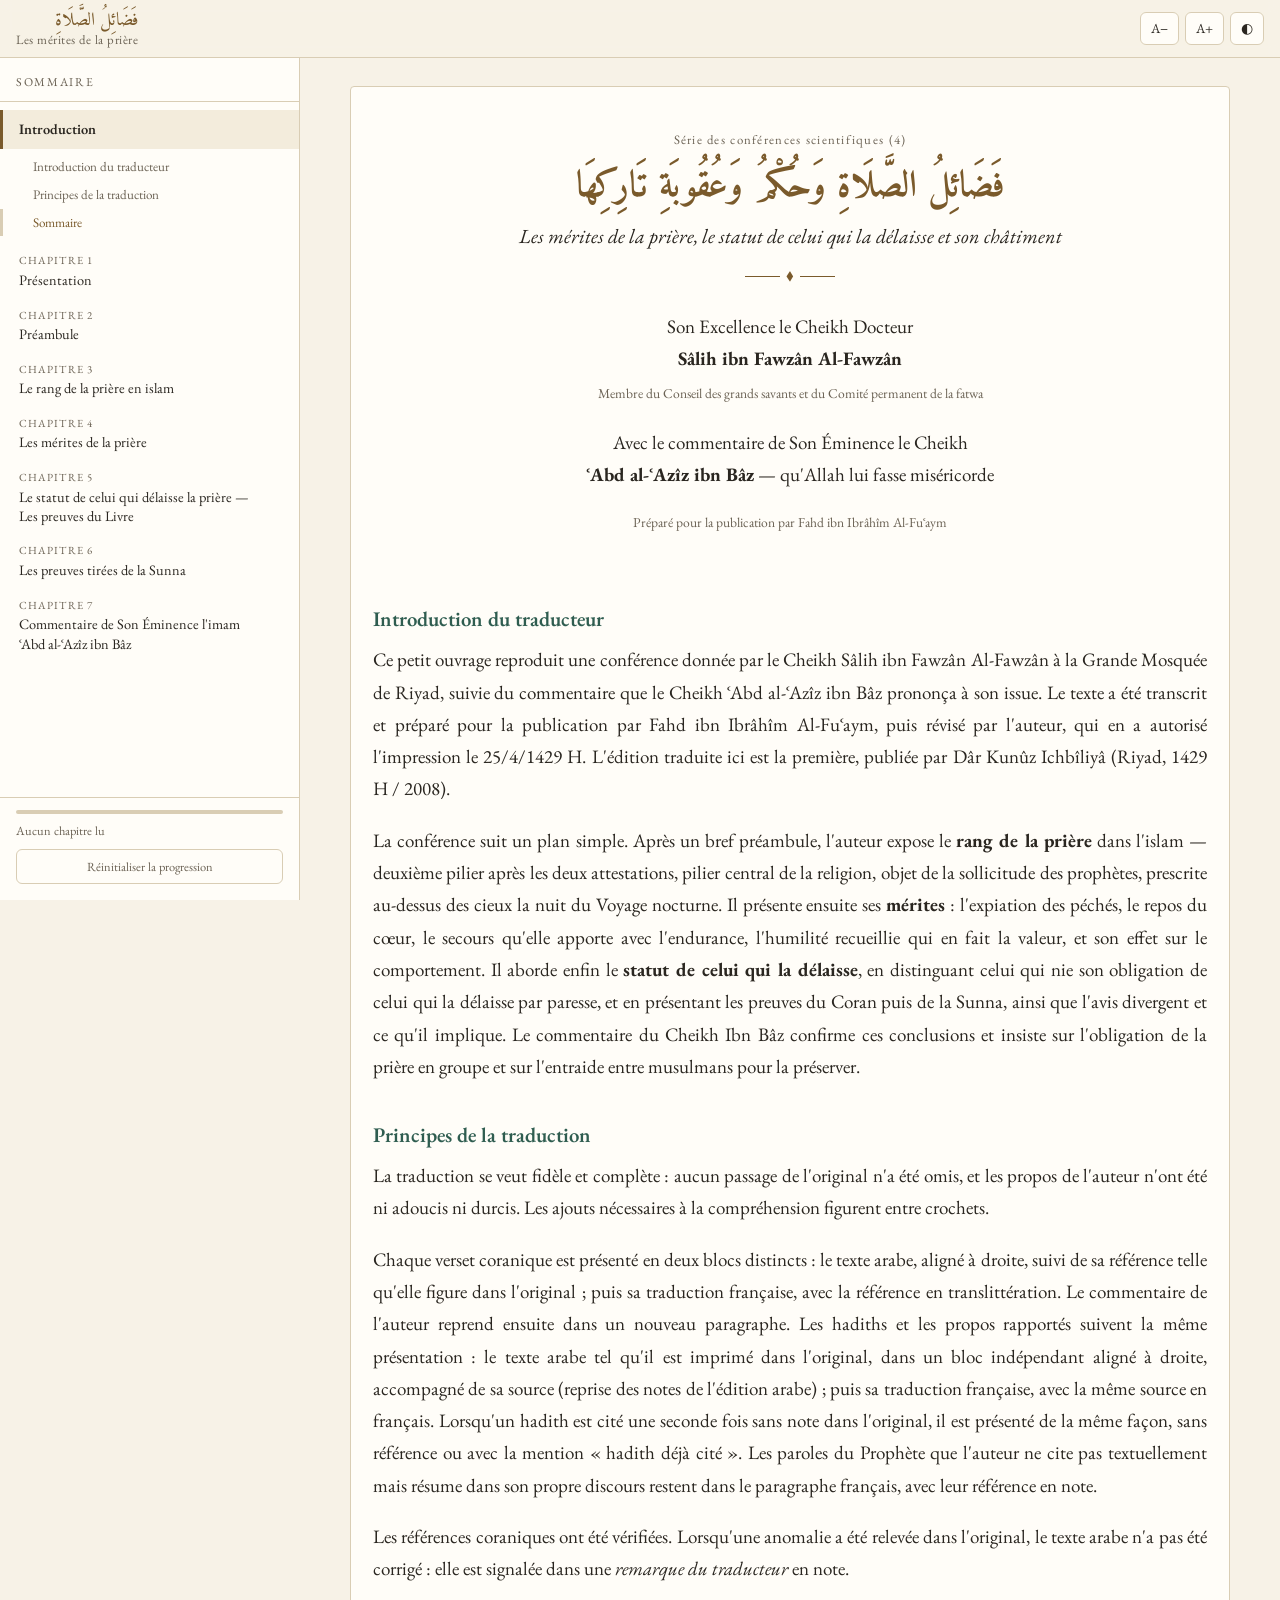
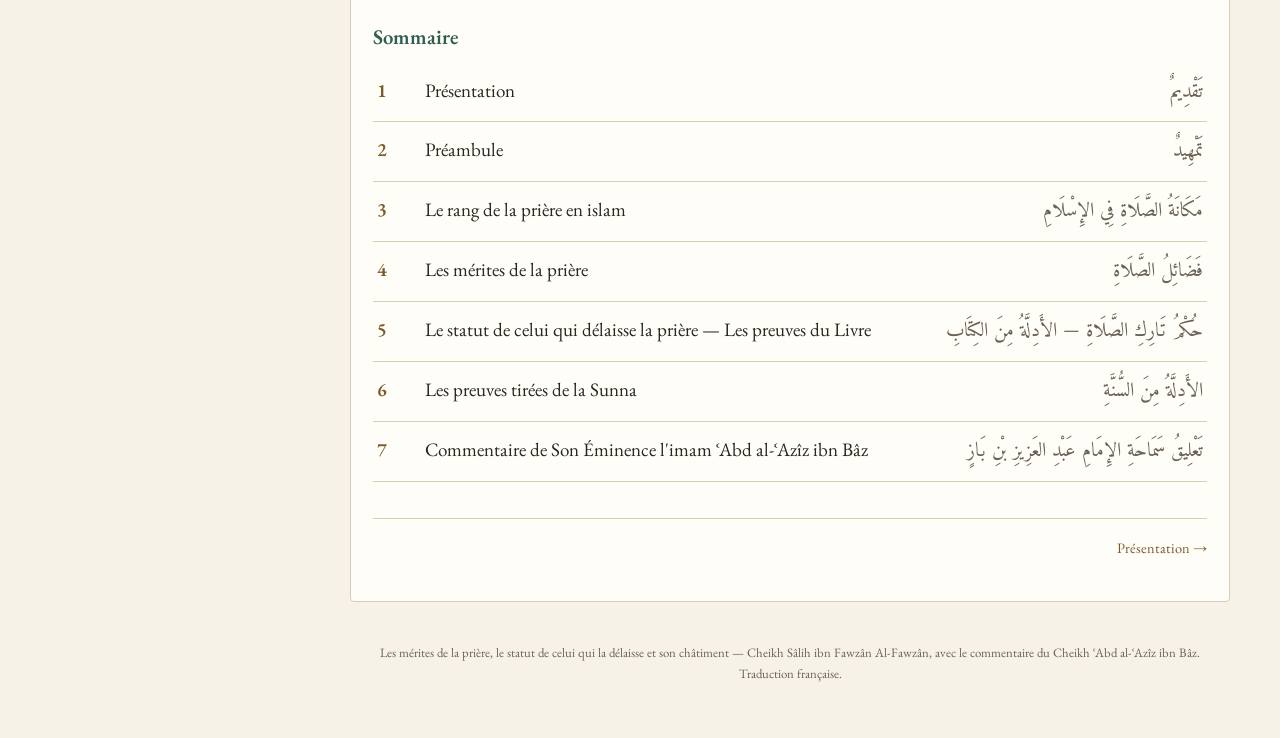
<file: index.html>
<!DOCTYPE html>
<html lang="fr">
<head>
<meta charset="utf-8">
<meta name="viewport" content="width=device-width, initial-scale=1">
<title>Introduction — Fadâ'il as-Salât</title>
<link rel="preconnect" href="https://fonts.googleapis.com">
<link rel="preconnect" href="https://fonts.gstatic.com" crossorigin>
<link href="https://fonts.googleapis.com/css2?family=Amiri:ital,wght@0,400;0,700;1,400&family=EB+Garamond:ital,wght@0,400;0,600;1,400&display=swap" rel="stylesheet">
<link rel="stylesheet" href="style.css">
</head>
<body>
<div id="progression" aria-hidden="true"></div>
<header class="bandeau">
  <button type="button" id="ouvrir-lat" class="ouvrir-lat" aria-label="Ouvrir le sommaire" aria-controls="lateral">☰</button>
  <a class="marque" href="index.html"><span class="marque-ar" lang="ar" dir="rtl">فَضَائِلُ الصَّلَاةِ</span><span class="marque-fr">Les mérites de la prière</span></a>
  <div class="outils">
    <button type="button" id="moins" title="Réduire le texte" aria-label="Réduire le texte">A−</button>
    <button type="button" id="plus" title="Agrandir le texte" aria-label="Agrandir le texte">A+</button>
    <button type="button" id="theme" title="Changer de thème" aria-label="Changer de thème">◐</button>
  </div>
</header>
<div class="mise-en-page">
<aside class="lateral" id="lateral" aria-label="Sommaire">
  <div class="lat-tete"><p class="lat-livre">Sommaire</p><button type="button" id="fermer-lat" class="fermer-lat" aria-label="Fermer le sommaire">✕</button></div>
  <nav><ol class="lat-liste"><li class="actif" data-page="index.html"><a href="index.html" aria-current="page"><span class="lat-titre">Introduction</span><span class="lu" aria-hidden="true">✓</span></a><ol class="sous"><li><a href="#intro">Introduction du traducteur</a></li><li><a href="#principes">Principes de la traduction</a></li><li><a href="#sommaire">Sommaire</a></li></ol></li><li class="" data-page="01-presentation.html"><a href="01-presentation.html"><span class="lat-num">Chapitre 1</span><span class="lat-titre">Présentation</span><span class="lu" aria-hidden="true">✓</span></a></li><li class="" data-page="02-preambule.html"><a href="02-preambule.html"><span class="lat-num">Chapitre 2</span><span class="lat-titre">Préambule</span><span class="lu" aria-hidden="true">✓</span></a></li><li class="" data-page="03-rang-de-la-priere.html"><a href="03-rang-de-la-priere.html"><span class="lat-num">Chapitre 3</span><span class="lat-titre">Le rang de la prière en islam</span><span class="lu" aria-hidden="true">✓</span></a></li><li class="" data-page="04-merites-de-la-priere.html"><a href="04-merites-de-la-priere.html"><span class="lat-num">Chapitre 4</span><span class="lat-titre">Les mérites de la prière</span><span class="lu" aria-hidden="true">✓</span></a></li><li class="" data-page="05-statut-de-celui-qui-delaisse.html"><a href="05-statut-de-celui-qui-delaisse.html"><span class="lat-num">Chapitre 5</span><span class="lat-titre">Le statut de celui qui délaisse la prière — Les preuves du Livre</span><span class="lu" aria-hidden="true">✓</span></a></li><li class="" data-page="06-preuves-de-la-sunna.html"><a href="06-preuves-de-la-sunna.html"><span class="lat-num">Chapitre 6</span><span class="lat-titre">Les preuves tirées de la Sunna</span><span class="lu" aria-hidden="true">✓</span></a></li><li class="" data-page="07-commentaire-ibn-baz.html"><a href="07-commentaire-ibn-baz.html"><span class="lat-num">Chapitre 7</span><span class="lat-titre">Commentaire de Son Éminence l'imam ʿAbd al-ʿAzîz ibn Bâz</span><span class="lu" aria-hidden="true">✓</span></a></li></ol></nav>
  <div class="lat-pied">
    <div class="lat-prog"><div class="lat-prog-barre" id="lat-prog-barre"></div></div>
    <p id="lat-prog-texte" class="lat-prog-texte">Aucun chapitre lu</p>
    <button type="button" id="reinit" class="reinit">Réinitialiser la progression</button>
  </div>
</aside>
<div class="voile" id="voile" hidden></div>
<div class="colonne">
<main class="page" data-page="index.html">
<section class="couverture">
<p class="serie">Série des conférences scientifiques (4)</p>
<h1 class="titre-livre-ar" lang="ar" dir="rtl">فَضَائِلُ الصَّلَاةِ وَحُكْمُ وَعُقُوبَةِ تَارِكِهَا</h1>
<p class="titre-livre-fr">Les mérites de la prière, le statut de celui qui la délaisse et son châtiment</p>
<div class="filet"></div>
<p class="auteur">Son Excellence le Cheikh Docteur<br><strong>Sâlih ibn Fawzân Al-Fawzân</strong><br><span class="petit">Membre du Conseil des grands savants et du Comité permanent de la fatwa</span></p>
<p class="auteur">Avec le commentaire de Son Éminence le Cheikh<br><strong>ʿAbd al-ʿAzîz ibn Bâz</strong> — qu'Allah lui fasse miséricorde</p>
<p class="petit">Préparé pour la publication par Fahd ibn Ibrâhîm Al-Fuʿaym</p>
</section>

<div class="reprendre" id="reprendre" hidden><a id="reprendre-lien" href="#">Reprendre la lecture</a></div>

<section class="intro" id="intro">
<h2>Introduction du traducteur</h2>
<p>Ce petit ouvrage reproduit une conférence donnée par le Cheikh Sâlih ibn Fawzân Al-Fawzân à la Grande Mosquée de Riyad, suivie du commentaire que le Cheikh ʿAbd al-ʿAzîz ibn Bâz prononça à son issue. Le texte a été transcrit et préparé pour la publication par Fahd ibn Ibrâhîm Al-Fuʿaym, puis révisé par l'auteur, qui en a autorisé l'impression le 25/4/1429 H. L'édition traduite ici est la première, publiée par Dâr Kunûz Ichbîliyâ (Riyad, 1429 H / 2008).</p>
<p>La conférence suit un plan simple. Après un bref préambule, l'auteur expose le <strong>rang de la prière</strong> dans l'islam — deuxième pilier après les deux attestations, pilier central de la religion, objet de la sollicitude des prophètes, prescrite au-dessus des cieux la nuit du Voyage nocturne. Il présente ensuite ses <strong>mérites</strong> : l'expiation des péchés, le repos du cœur, le secours qu'elle apporte avec l'endurance, l'humilité recueillie qui en fait la valeur, et son effet sur le comportement. Il aborde enfin le <strong>statut de celui qui la délaisse</strong>, en distinguant celui qui nie son obligation de celui qui la délaisse par paresse, et en présentant les preuves du Coran puis de la Sunna, ainsi que l'avis divergent et ce qu'il implique. Le commentaire du Cheikh Ibn Bâz confirme ces conclusions et insiste sur l'obligation de la prière en groupe et sur l'entraide entre musulmans pour la préserver.</p>
<h2 id="principes">Principes de la traduction</h2>
<p>La traduction se veut fidèle et complète : aucun passage de l'original n'a été omis, et les propos de l'auteur n'ont été ni adoucis ni durcis. Les ajouts nécessaires à la compréhension figurent entre crochets.</p>
<p>Chaque verset coranique est présenté en deux blocs distincts : le texte arabe, aligné à droite, suivi de sa référence telle qu'elle figure dans l'original ; puis sa traduction française, avec la référence en translittération. Le commentaire de l'auteur reprend ensuite dans un nouveau paragraphe. Les hadiths et les propos rapportés suivent la même présentation : le texte arabe tel qu'il est imprimé dans l'original, dans un bloc indépendant aligné à droite, accompagné de sa source (reprise des notes de l'édition arabe) ; puis sa traduction française, avec la même source en français. Lorsqu'un hadith est cité une seconde fois sans note dans l'original, il est présenté de la même façon, sans référence ou avec la mention « hadith déjà cité ». Les paroles du Prophète que l'auteur ne cite pas textuellement mais résume dans son propre discours restent dans le paragraphe français, avec leur référence en note.</p>
<p>Les références coraniques ont été vérifiées. Lorsqu'une anomalie a été relevée dans l'original, le texte arabe n'a pas été corrigé : elle est signalée dans une <em>remarque du traducteur</em> en note.</p>
</section>

<section class="sommaire" id="sommaire">
<h2>Sommaire</h2>
<ol class="toc">
<li><a href="01-presentation.html"><span class="num">1</span><span class="t-fr">Présentation</span><span class="t-ar" lang="ar" dir="rtl">تَقْدِيمٌ</span></a></li>
<li><a href="02-preambule.html"><span class="num">2</span><span class="t-fr">Préambule</span><span class="t-ar" lang="ar" dir="rtl">تَمْهِيدٌ</span></a></li>
<li><a href="03-rang-de-la-priere.html"><span class="num">3</span><span class="t-fr">Le rang de la prière en islam</span><span class="t-ar" lang="ar" dir="rtl">مَكَانَةُ الصَّلَاةِ فِي الإِسْلَامِ</span></a></li>
<li><a href="04-merites-de-la-priere.html"><span class="num">4</span><span class="t-fr">Les mérites de la prière</span><span class="t-ar" lang="ar" dir="rtl">فَضَائِلُ الصَّلَاةِ</span></a></li>
<li><a href="05-statut-de-celui-qui-delaisse.html"><span class="num">5</span><span class="t-fr">Le statut de celui qui délaisse la prière — Les preuves du Livre</span><span class="t-ar" lang="ar" dir="rtl">حُكْمُ تَارِكِ الصَّلَاةِ — الأَدِلَّةُ مِنَ الكِتَابِ</span></a></li>
<li><a href="06-preuves-de-la-sunna.html"><span class="num">6</span><span class="t-fr">Les preuves tirées de la Sunna</span><span class="t-ar" lang="ar" dir="rtl">الأَدِلَّةُ مِنَ السُّنَّةِ</span></a></li>
<li><a href="07-commentaire-ibn-baz.html"><span class="num">7</span><span class="t-fr">Commentaire de Son Éminence l'imam ʿAbd al-ʿAzîz ibn Bâz</span><span class="t-ar" lang="ar" dir="rtl">تَعْلِيقُ سَمَاحَةِ الإِمَامِ عَبْدِ العَزِيزِ بْنِ بَازٍ</span></a></li>
</ol>
</section>
<nav class="pagination">
<span></span>
<span></span>
<a class="suiv" href="01-presentation.html">Présentation →</a>
</nav>
</main>
<footer class="pied">
  <p>Les mérites de la prière, le statut de celui qui la délaisse et son châtiment — Cheikh Sâlih ibn Fawzân Al-Fawzân, avec le commentaire du Cheikh ʿAbd al-ʿAzîz ibn Bâz.<br>Traduction française.</p>
</footer>
</div>
</div>
<button type="button" id="haut" aria-label="Revenir en haut">↑</button>
<script src="script.js"></script>
</body>
</html>
</file>
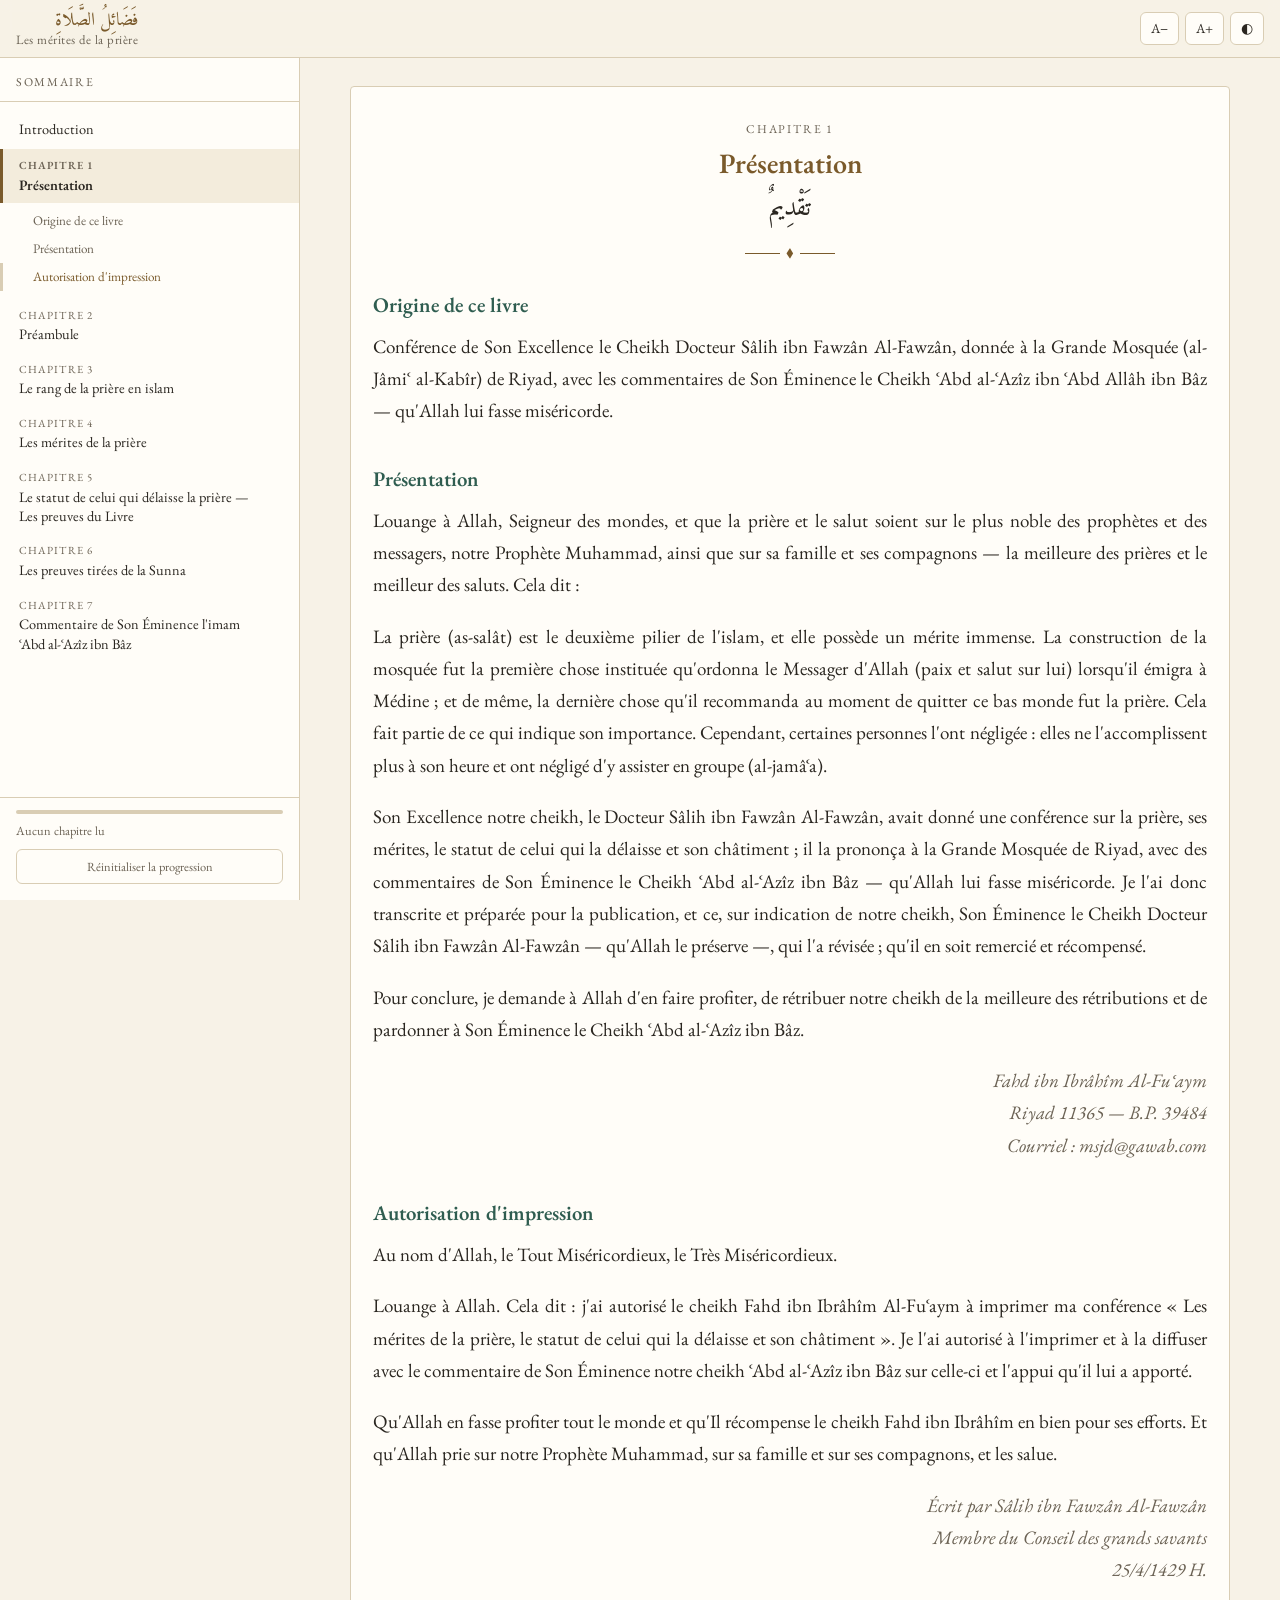
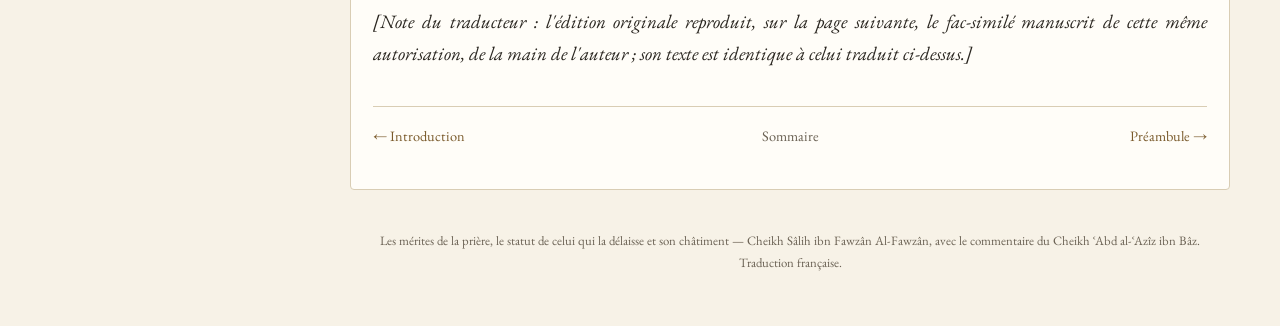
<file: 01-presentation.html>
<!DOCTYPE html>
<html lang="fr">
<head>
<meta charset="utf-8">
<meta name="viewport" content="width=device-width, initial-scale=1">
<title>Présentation — Fadâ'il as-Salât</title>
<link rel="preconnect" href="https://fonts.googleapis.com">
<link rel="preconnect" href="https://fonts.gstatic.com" crossorigin>
<link href="https://fonts.googleapis.com/css2?family=Amiri:ital,wght@0,400;0,700;1,400&family=EB+Garamond:ital,wght@0,400;0,600;1,400&display=swap" rel="stylesheet">
<link rel="stylesheet" href="style.css">
</head>
<body>
<div id="progression" aria-hidden="true"></div>
<header class="bandeau">
  <button type="button" id="ouvrir-lat" class="ouvrir-lat" aria-label="Ouvrir le sommaire" aria-controls="lateral">☰</button>
  <a class="marque" href="index.html"><span class="marque-ar" lang="ar" dir="rtl">فَضَائِلُ الصَّلَاةِ</span><span class="marque-fr">Les mérites de la prière</span></a>
  <div class="outils">
    <button type="button" id="moins" title="Réduire le texte" aria-label="Réduire le texte">A−</button>
    <button type="button" id="plus" title="Agrandir le texte" aria-label="Agrandir le texte">A+</button>
    <button type="button" id="theme" title="Changer de thème" aria-label="Changer de thème">◐</button>
  </div>
</header>
<div class="mise-en-page">
<aside class="lateral" id="lateral" aria-label="Sommaire">
  <div class="lat-tete"><p class="lat-livre">Sommaire</p><button type="button" id="fermer-lat" class="fermer-lat" aria-label="Fermer le sommaire">✕</button></div>
  <nav><ol class="lat-liste"><li class="" data-page="index.html"><a href="index.html"><span class="lat-titre">Introduction</span><span class="lu" aria-hidden="true">✓</span></a></li><li class="actif" data-page="01-presentation.html"><a href="01-presentation.html" aria-current="page"><span class="lat-num">Chapitre 1</span><span class="lat-titre">Présentation</span><span class="lu" aria-hidden="true">✓</span></a><ol class="sous"><li><a href="#s1">Origine de ce livre</a></li><li><a href="#s2">Présentation</a></li><li><a href="#s3">Autorisation d'impression</a></li></ol></li><li class="" data-page="02-preambule.html"><a href="02-preambule.html"><span class="lat-num">Chapitre 2</span><span class="lat-titre">Préambule</span><span class="lu" aria-hidden="true">✓</span></a></li><li class="" data-page="03-rang-de-la-priere.html"><a href="03-rang-de-la-priere.html"><span class="lat-num">Chapitre 3</span><span class="lat-titre">Le rang de la prière en islam</span><span class="lu" aria-hidden="true">✓</span></a></li><li class="" data-page="04-merites-de-la-priere.html"><a href="04-merites-de-la-priere.html"><span class="lat-num">Chapitre 4</span><span class="lat-titre">Les mérites de la prière</span><span class="lu" aria-hidden="true">✓</span></a></li><li class="" data-page="05-statut-de-celui-qui-delaisse.html"><a href="05-statut-de-celui-qui-delaisse.html"><span class="lat-num">Chapitre 5</span><span class="lat-titre">Le statut de celui qui délaisse la prière — Les preuves du Livre</span><span class="lu" aria-hidden="true">✓</span></a></li><li class="" data-page="06-preuves-de-la-sunna.html"><a href="06-preuves-de-la-sunna.html"><span class="lat-num">Chapitre 6</span><span class="lat-titre">Les preuves tirées de la Sunna</span><span class="lu" aria-hidden="true">✓</span></a></li><li class="" data-page="07-commentaire-ibn-baz.html"><a href="07-commentaire-ibn-baz.html"><span class="lat-num">Chapitre 7</span><span class="lat-titre">Commentaire de Son Éminence l'imam ʿAbd al-ʿAzîz ibn Bâz</span><span class="lu" aria-hidden="true">✓</span></a></li></ol></nav>
  <div class="lat-pied">
    <div class="lat-prog"><div class="lat-prog-barre" id="lat-prog-barre"></div></div>
    <p id="lat-prog-texte" class="lat-prog-texte">Aucun chapitre lu</p>
    <button type="button" id="reinit" class="reinit">Réinitialiser la progression</button>
  </div>
</aside>
<div class="voile" id="voile" hidden></div>
<div class="colonne">
<main class="page" data-page="01-presentation.html">
<article>
<p class="surtitre">Chapitre 1</p>
<h1>Présentation</h1>
<p class="titre-ar" lang="ar" dir="rtl">تَقْدِيمٌ</p>
<div class="filet"></div>
<h2 id="s1">Origine de ce livre</h2>
<p>Conférence de Son Excellence le Cheikh Docteur Sâlih ibn Fawzân Al-Fawzân, donnée à la Grande Mosquée (al-Jâmiʿ al-Kabîr) de Riyad, avec les commentaires de Son Éminence le Cheikh ʿAbd al-ʿAzîz ibn ʿAbd Allâh ibn Bâz — qu'Allah lui fasse miséricorde.</p>
<h2 id="s2">Présentation</h2>
<p>Louange à Allah, Seigneur des mondes, et que la prière et le salut soient sur le plus noble des prophètes et des messagers, notre Prophète Muhammad, ainsi que sur sa famille et ses compagnons — la meilleure des prières et le meilleur des saluts. Cela dit :</p>
<p>La prière (as-salât) est le deuxième pilier de l'islam, et elle possède un mérite immense. La construction de la mosquée fut la première chose instituée qu'ordonna le Messager d'Allah (paix et salut sur lui) lorsqu'il émigra à Médine ; et de même, la dernière chose qu'il recommanda au moment de quitter ce bas monde fut la prière. Cela fait partie de ce qui indique son importance. Cependant, certaines personnes l'ont négligée : elles ne l'accomplissent plus à son heure et ont négligé d'y assister en groupe (al-jamâʿa).</p>
<p>Son Excellence notre cheikh, le Docteur Sâlih ibn Fawzân Al-Fawzân, avait donné une conférence sur la prière, ses mérites, le statut de celui qui la délaisse et son châtiment ; il la prononça à la Grande Mosquée de Riyad, avec des commentaires de Son Éminence le Cheikh ʿAbd al-ʿAzîz ibn Bâz — qu'Allah lui fasse miséricorde. Je l'ai donc transcrite et préparée pour la publication, et ce, sur indication de notre cheikh, Son Éminence le Cheikh Docteur Sâlih ibn Fawzân Al-Fawzân — qu'Allah le préserve —, qui l'a révisée ; qu'il en soit remercié et récompensé.</p>
<p>Pour conclure, je demande à Allah d'en faire profiter, de rétribuer notre cheikh de la meilleure des rétributions et de pardonner à Son Éminence le Cheikh ʿAbd al-ʿAzîz ibn Bâz.</p>
<p class="signature">Fahd ibn Ibrâhîm Al-Fuʿaym<br>Riyad 11365 — B.P. 39484<br>Courriel : msjd@gawab.com</p>
<h2 id="s3">Autorisation d'impression</h2>
<p>Au nom d'Allah, le Tout Miséricordieux, le Très Miséricordieux.</p>
<p>Louange à Allah. Cela dit : j'ai autorisé le cheikh Fahd ibn Ibrâhîm Al-Fuʿaym à imprimer ma conférence « Les mérites de la prière, le statut de celui qui la délaisse et son châtiment ». Je l'ai autorisé à l'imprimer et à la diffuser avec le commentaire de Son Éminence notre cheikh ʿAbd al-ʿAzîz ibn Bâz sur celle-ci et l'appui qu'il lui a apporté.</p>
<p>Qu'Allah en fasse profiter tout le monde et qu'Il récompense le cheikh Fahd ibn Ibrâhîm en bien pour ses efforts. Et qu'Allah prie sur notre Prophète Muhammad, sur sa famille et sur ses compagnons, et les salue.</p>
<p class="signature">Écrit par Sâlih ibn Fawzân Al-Fawzân<br>Membre du Conseil des grands savants<br>25/4/1429 H.</p>
<p><em>[Note du traducteur : l'édition originale reproduit, sur la page suivante, le fac-similé manuscrit de cette même autorisation, de la main de l'auteur ; son texte est identique à celui traduit ci-dessus.]</em></p>

</article>
<nav class="pagination">
<a class="prec" href="index.html">← Introduction</a>
<a class="sommaire-lien" href="index.html#sommaire">Sommaire</a>
<a class="suiv" href="02-preambule.html">Préambule →</a>
</nav>
</main>
<footer class="pied">
  <p>Les mérites de la prière, le statut de celui qui la délaisse et son châtiment — Cheikh Sâlih ibn Fawzân Al-Fawzân, avec le commentaire du Cheikh ʿAbd al-ʿAzîz ibn Bâz.<br>Traduction française.</p>
</footer>
</div>
</div>
<button type="button" id="haut" aria-label="Revenir en haut">↑</button>
<script src="script.js"></script>
</body>
</html>
</file>
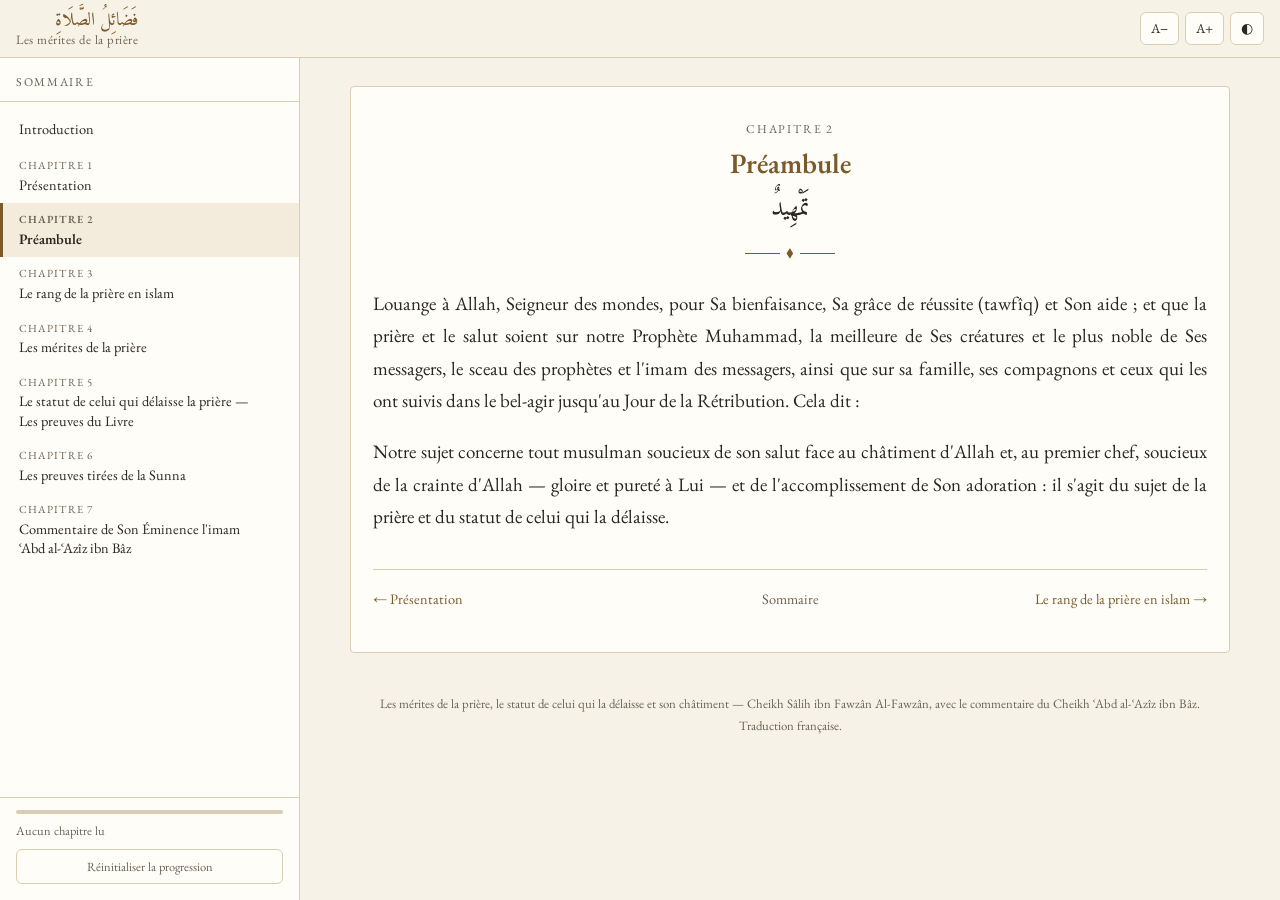
<file: 02-preambule.html>
<!DOCTYPE html>
<html lang="fr">
<head>
<meta charset="utf-8">
<meta name="viewport" content="width=device-width, initial-scale=1">
<title>Préambule — Fadâ'il as-Salât</title>
<link rel="preconnect" href="https://fonts.googleapis.com">
<link rel="preconnect" href="https://fonts.gstatic.com" crossorigin>
<link href="https://fonts.googleapis.com/css2?family=Amiri:ital,wght@0,400;0,700;1,400&family=EB+Garamond:ital,wght@0,400;0,600;1,400&display=swap" rel="stylesheet">
<link rel="stylesheet" href="style.css">
</head>
<body>
<div id="progression" aria-hidden="true"></div>
<header class="bandeau">
  <button type="button" id="ouvrir-lat" class="ouvrir-lat" aria-label="Ouvrir le sommaire" aria-controls="lateral">☰</button>
  <a class="marque" href="index.html"><span class="marque-ar" lang="ar" dir="rtl">فَضَائِلُ الصَّلَاةِ</span><span class="marque-fr">Les mérites de la prière</span></a>
  <div class="outils">
    <button type="button" id="moins" title="Réduire le texte" aria-label="Réduire le texte">A−</button>
    <button type="button" id="plus" title="Agrandir le texte" aria-label="Agrandir le texte">A+</button>
    <button type="button" id="theme" title="Changer de thème" aria-label="Changer de thème">◐</button>
  </div>
</header>
<div class="mise-en-page">
<aside class="lateral" id="lateral" aria-label="Sommaire">
  <div class="lat-tete"><p class="lat-livre">Sommaire</p><button type="button" id="fermer-lat" class="fermer-lat" aria-label="Fermer le sommaire">✕</button></div>
  <nav><ol class="lat-liste"><li class="" data-page="index.html"><a href="index.html"><span class="lat-titre">Introduction</span><span class="lu" aria-hidden="true">✓</span></a></li><li class="" data-page="01-presentation.html"><a href="01-presentation.html"><span class="lat-num">Chapitre 1</span><span class="lat-titre">Présentation</span><span class="lu" aria-hidden="true">✓</span></a></li><li class="actif" data-page="02-preambule.html"><a href="02-preambule.html" aria-current="page"><span class="lat-num">Chapitre 2</span><span class="lat-titre">Préambule</span><span class="lu" aria-hidden="true">✓</span></a></li><li class="" data-page="03-rang-de-la-priere.html"><a href="03-rang-de-la-priere.html"><span class="lat-num">Chapitre 3</span><span class="lat-titre">Le rang de la prière en islam</span><span class="lu" aria-hidden="true">✓</span></a></li><li class="" data-page="04-merites-de-la-priere.html"><a href="04-merites-de-la-priere.html"><span class="lat-num">Chapitre 4</span><span class="lat-titre">Les mérites de la prière</span><span class="lu" aria-hidden="true">✓</span></a></li><li class="" data-page="05-statut-de-celui-qui-delaisse.html"><a href="05-statut-de-celui-qui-delaisse.html"><span class="lat-num">Chapitre 5</span><span class="lat-titre">Le statut de celui qui délaisse la prière — Les preuves du Livre</span><span class="lu" aria-hidden="true">✓</span></a></li><li class="" data-page="06-preuves-de-la-sunna.html"><a href="06-preuves-de-la-sunna.html"><span class="lat-num">Chapitre 6</span><span class="lat-titre">Les preuves tirées de la Sunna</span><span class="lu" aria-hidden="true">✓</span></a></li><li class="" data-page="07-commentaire-ibn-baz.html"><a href="07-commentaire-ibn-baz.html"><span class="lat-num">Chapitre 7</span><span class="lat-titre">Commentaire de Son Éminence l'imam ʿAbd al-ʿAzîz ibn Bâz</span><span class="lu" aria-hidden="true">✓</span></a></li></ol></nav>
  <div class="lat-pied">
    <div class="lat-prog"><div class="lat-prog-barre" id="lat-prog-barre"></div></div>
    <p id="lat-prog-texte" class="lat-prog-texte">Aucun chapitre lu</p>
    <button type="button" id="reinit" class="reinit">Réinitialiser la progression</button>
  </div>
</aside>
<div class="voile" id="voile" hidden></div>
<div class="colonne">
<main class="page" data-page="02-preambule.html">
<article>
<p class="surtitre">Chapitre 2</p>
<h1>Préambule</h1>
<p class="titre-ar" lang="ar" dir="rtl">تَمْهِيدٌ</p>
<div class="filet"></div>
<p>Louange à Allah, Seigneur des mondes, pour Sa bienfaisance, Sa grâce de réussite (tawfîq) et Son aide ; et que la prière et le salut soient sur notre Prophète Muhammad, la meilleure de Ses créatures et le plus noble de Ses messagers, le sceau des prophètes et l'imam des messagers, ainsi que sur sa famille, ses compagnons et ceux qui les ont suivis dans le bel-agir jusqu'au Jour de la Rétribution. Cela dit :</p>
<p>Notre sujet concerne tout musulman soucieux de son salut face au châtiment d'Allah et, au premier chef, soucieux de la crainte d'Allah — gloire et pureté à Lui — et de l'accomplissement de Son adoration : il s'agit du sujet de la prière et du statut de celui qui la délaisse.</p>

</article>
<nav class="pagination">
<a class="prec" href="01-presentation.html">← Présentation</a>
<a class="sommaire-lien" href="index.html#sommaire">Sommaire</a>
<a class="suiv" href="03-rang-de-la-priere.html">Le rang de la prière en islam →</a>
</nav>
</main>
<footer class="pied">
  <p>Les mérites de la prière, le statut de celui qui la délaisse et son châtiment — Cheikh Sâlih ibn Fawzân Al-Fawzân, avec le commentaire du Cheikh ʿAbd al-ʿAzîz ibn Bâz.<br>Traduction française.</p>
</footer>
</div>
</div>
<button type="button" id="haut" aria-label="Revenir en haut">↑</button>
<script src="script.js"></script>
</body>
</html>
</file>
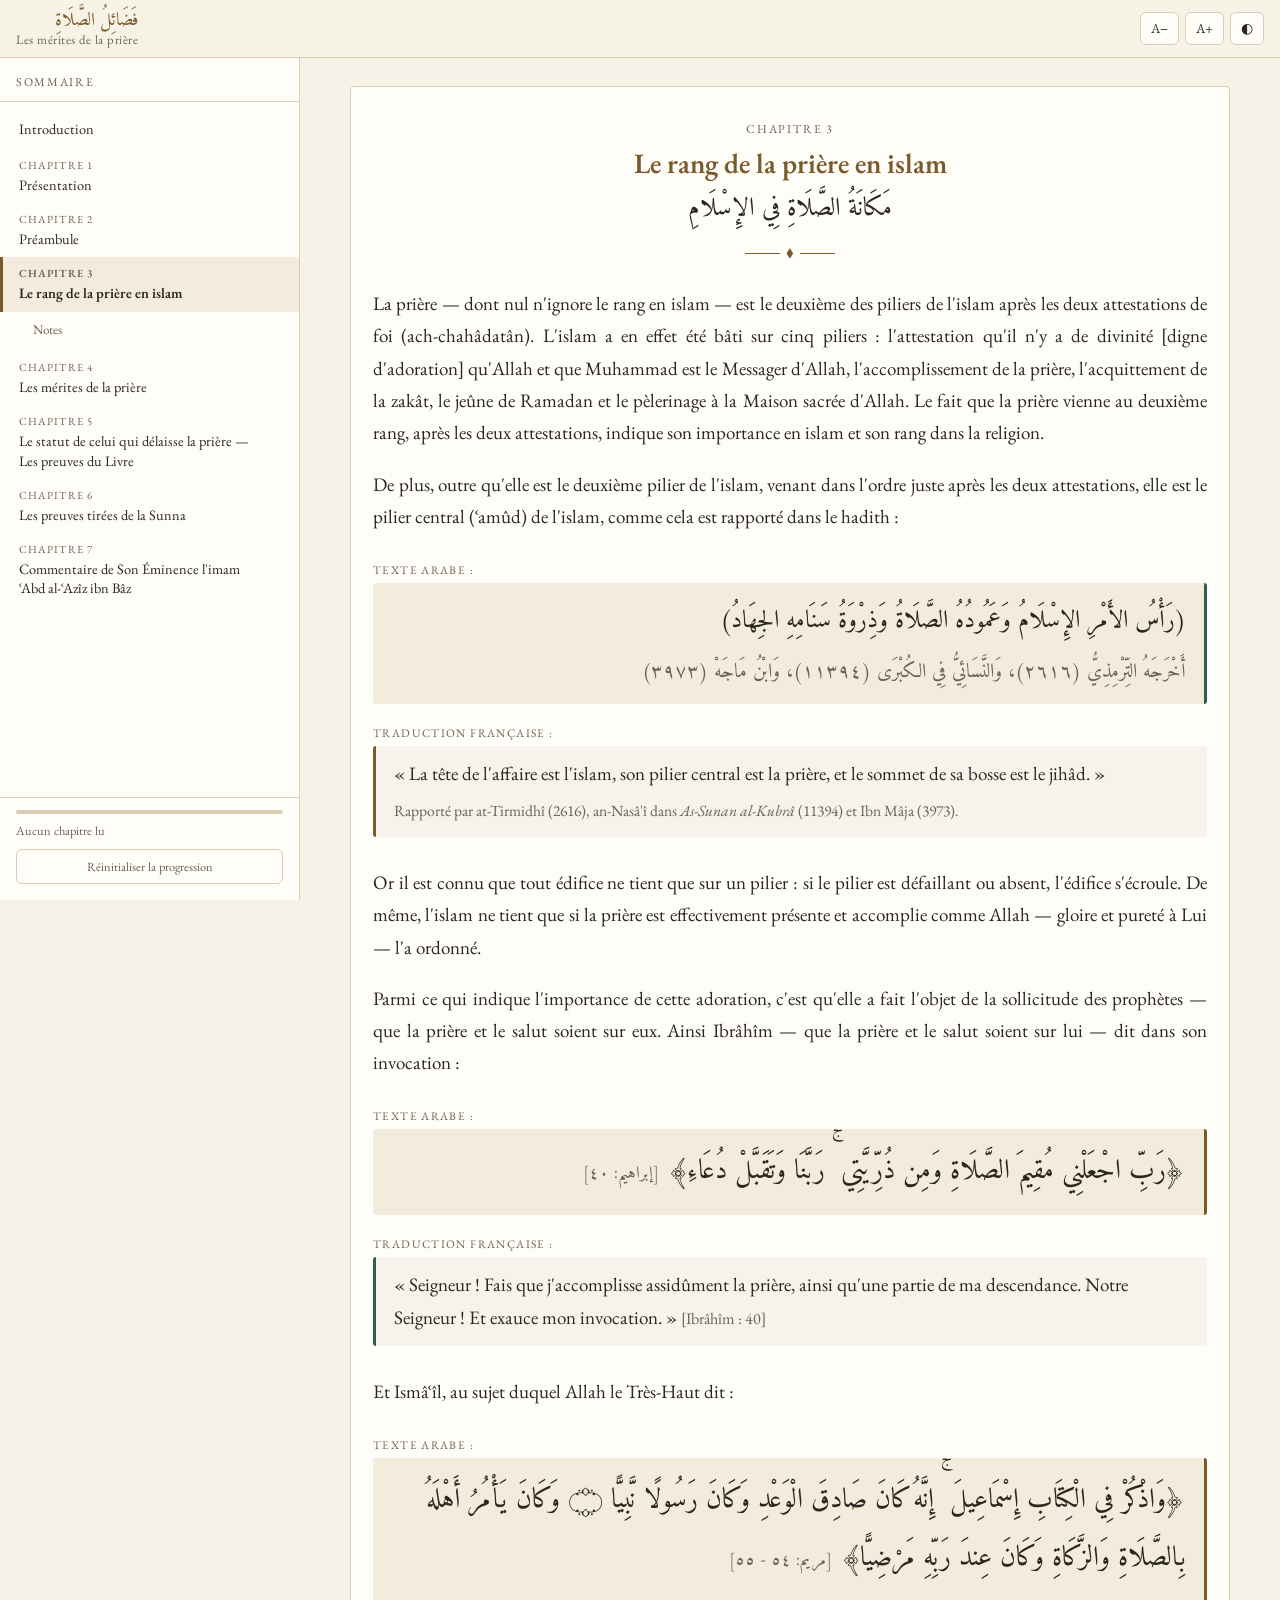
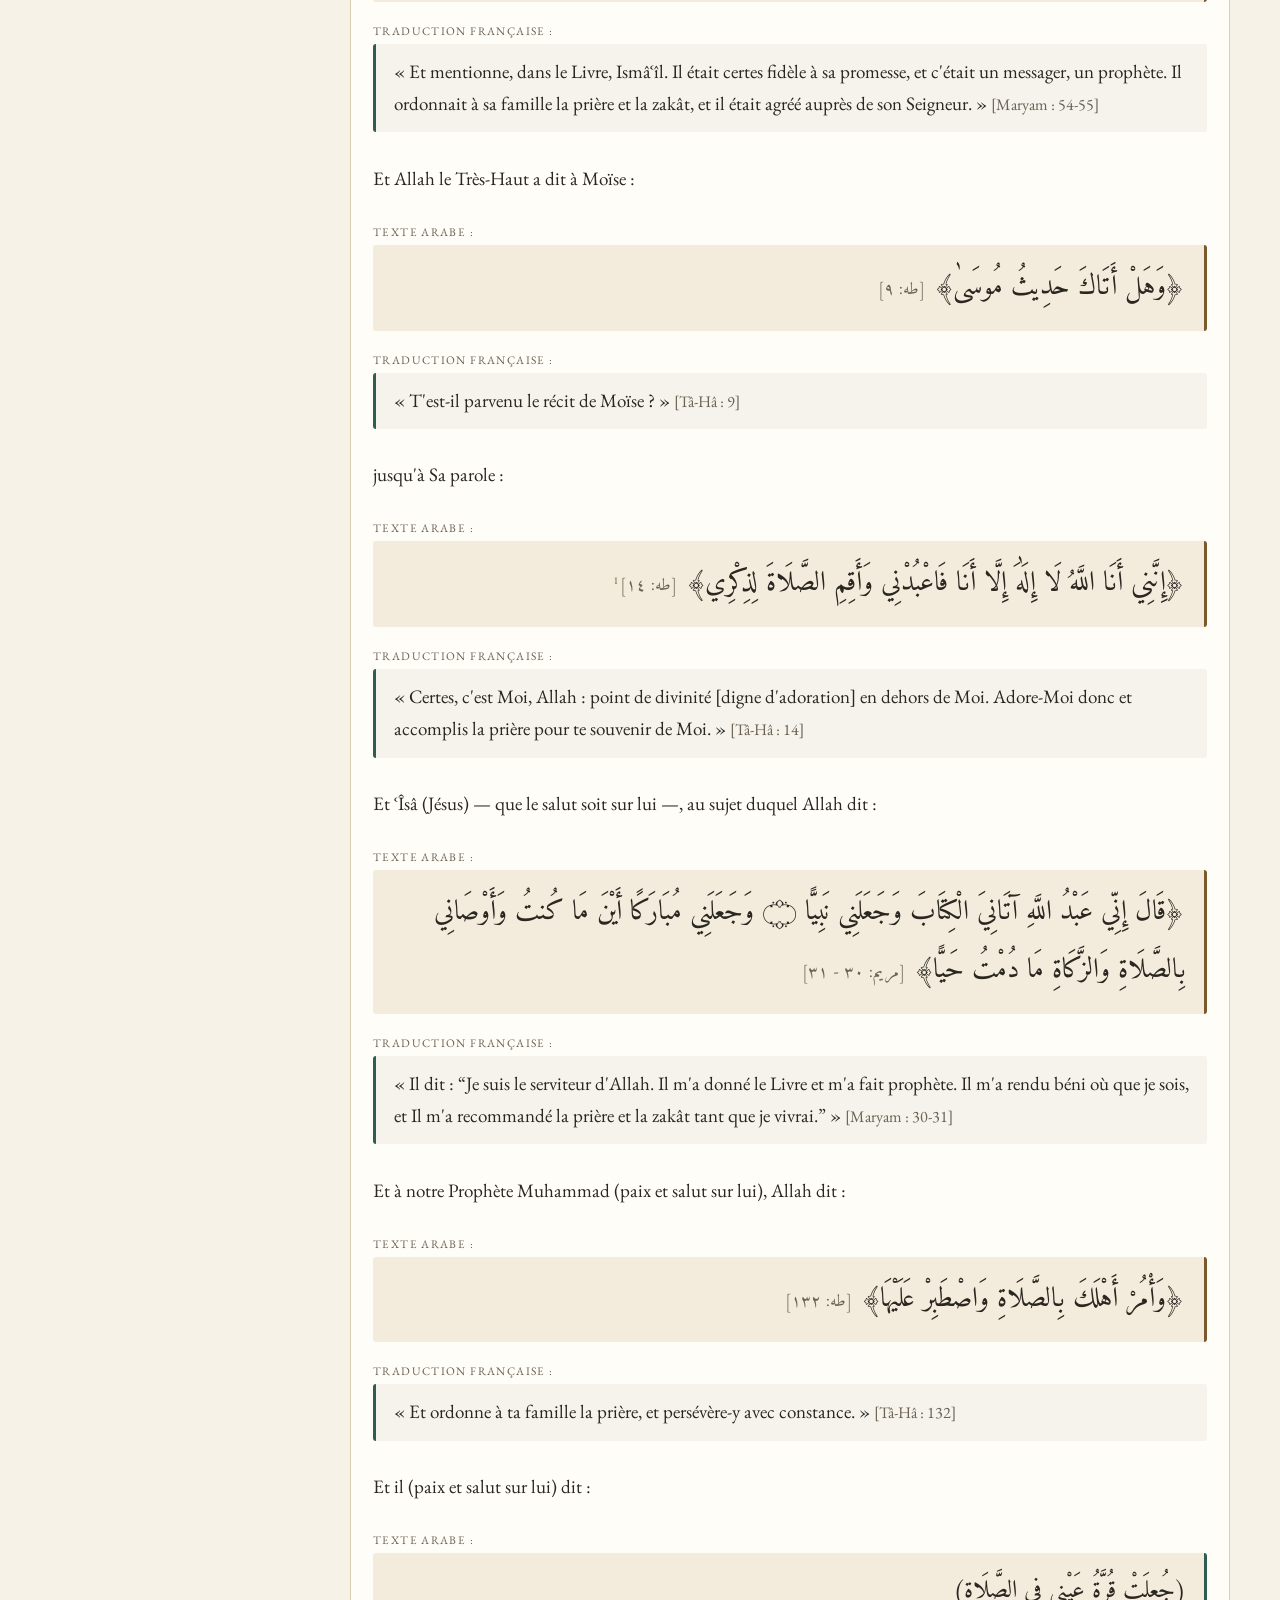
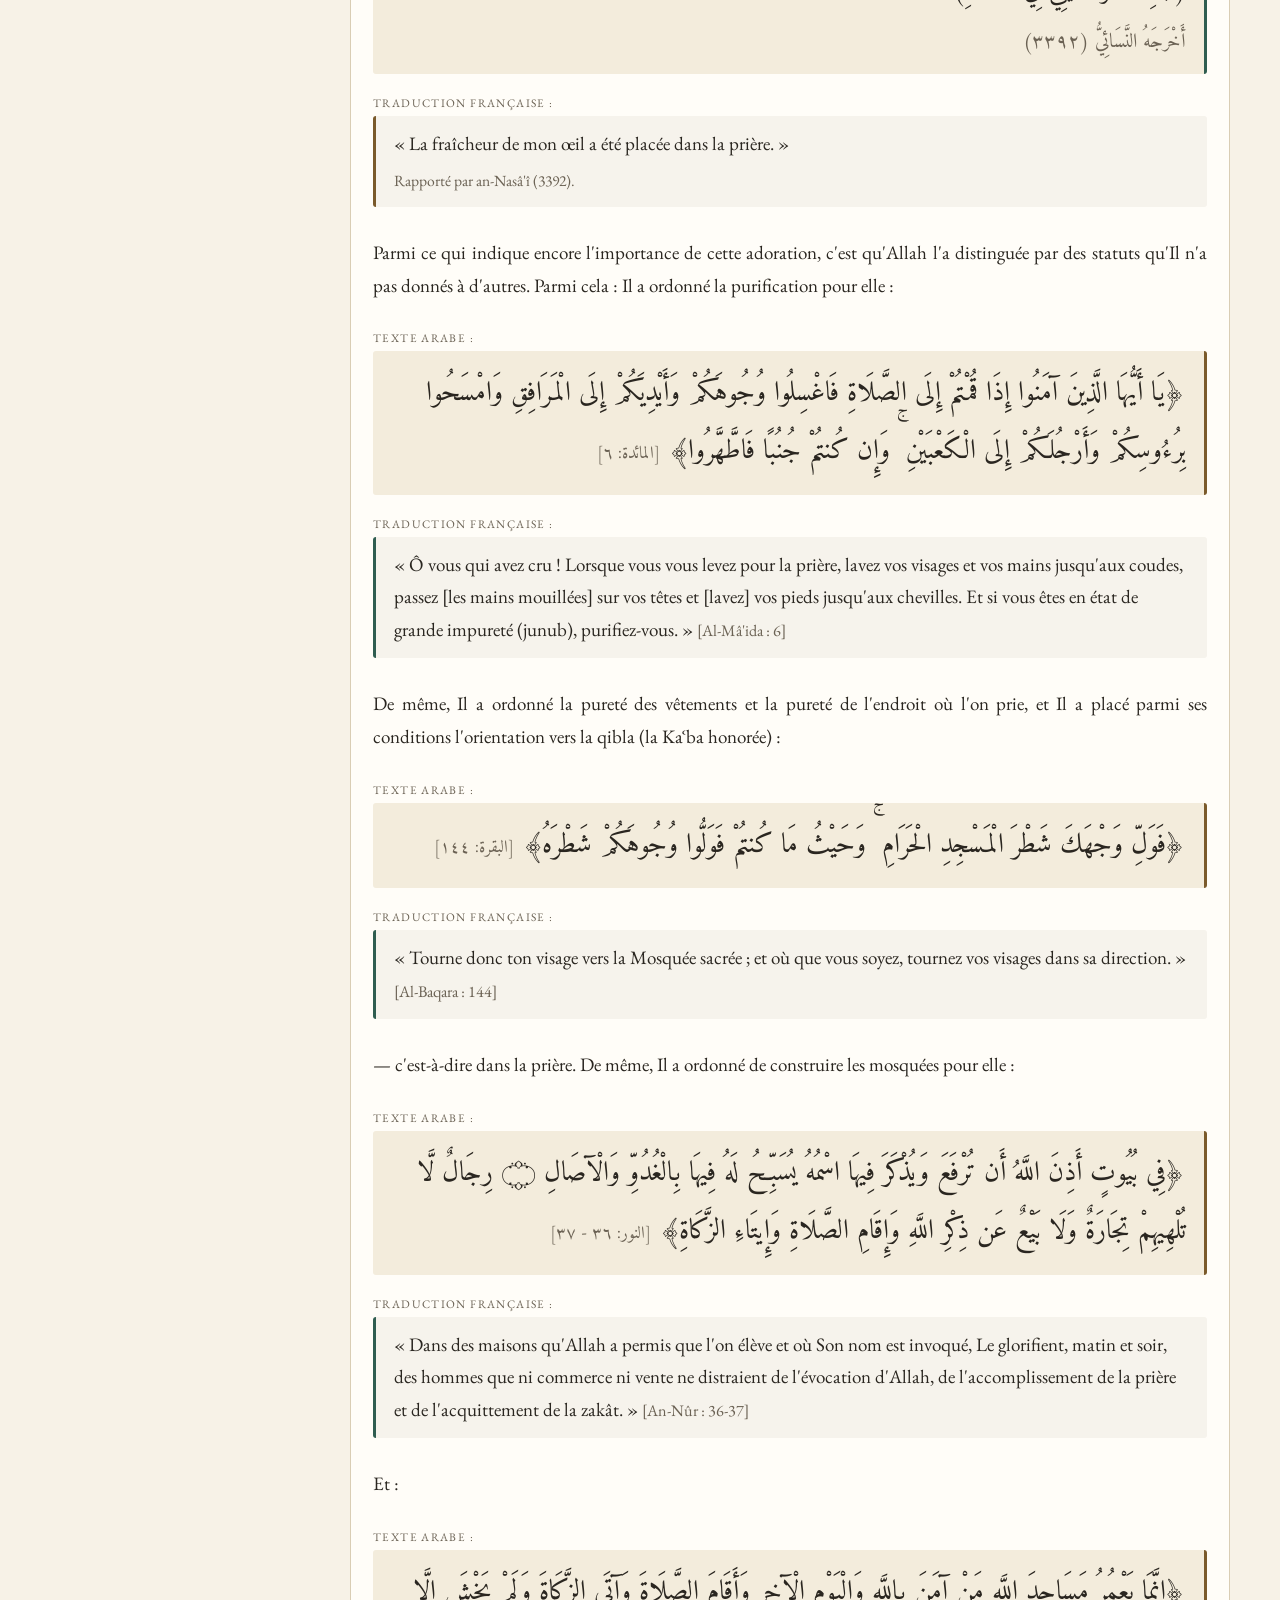
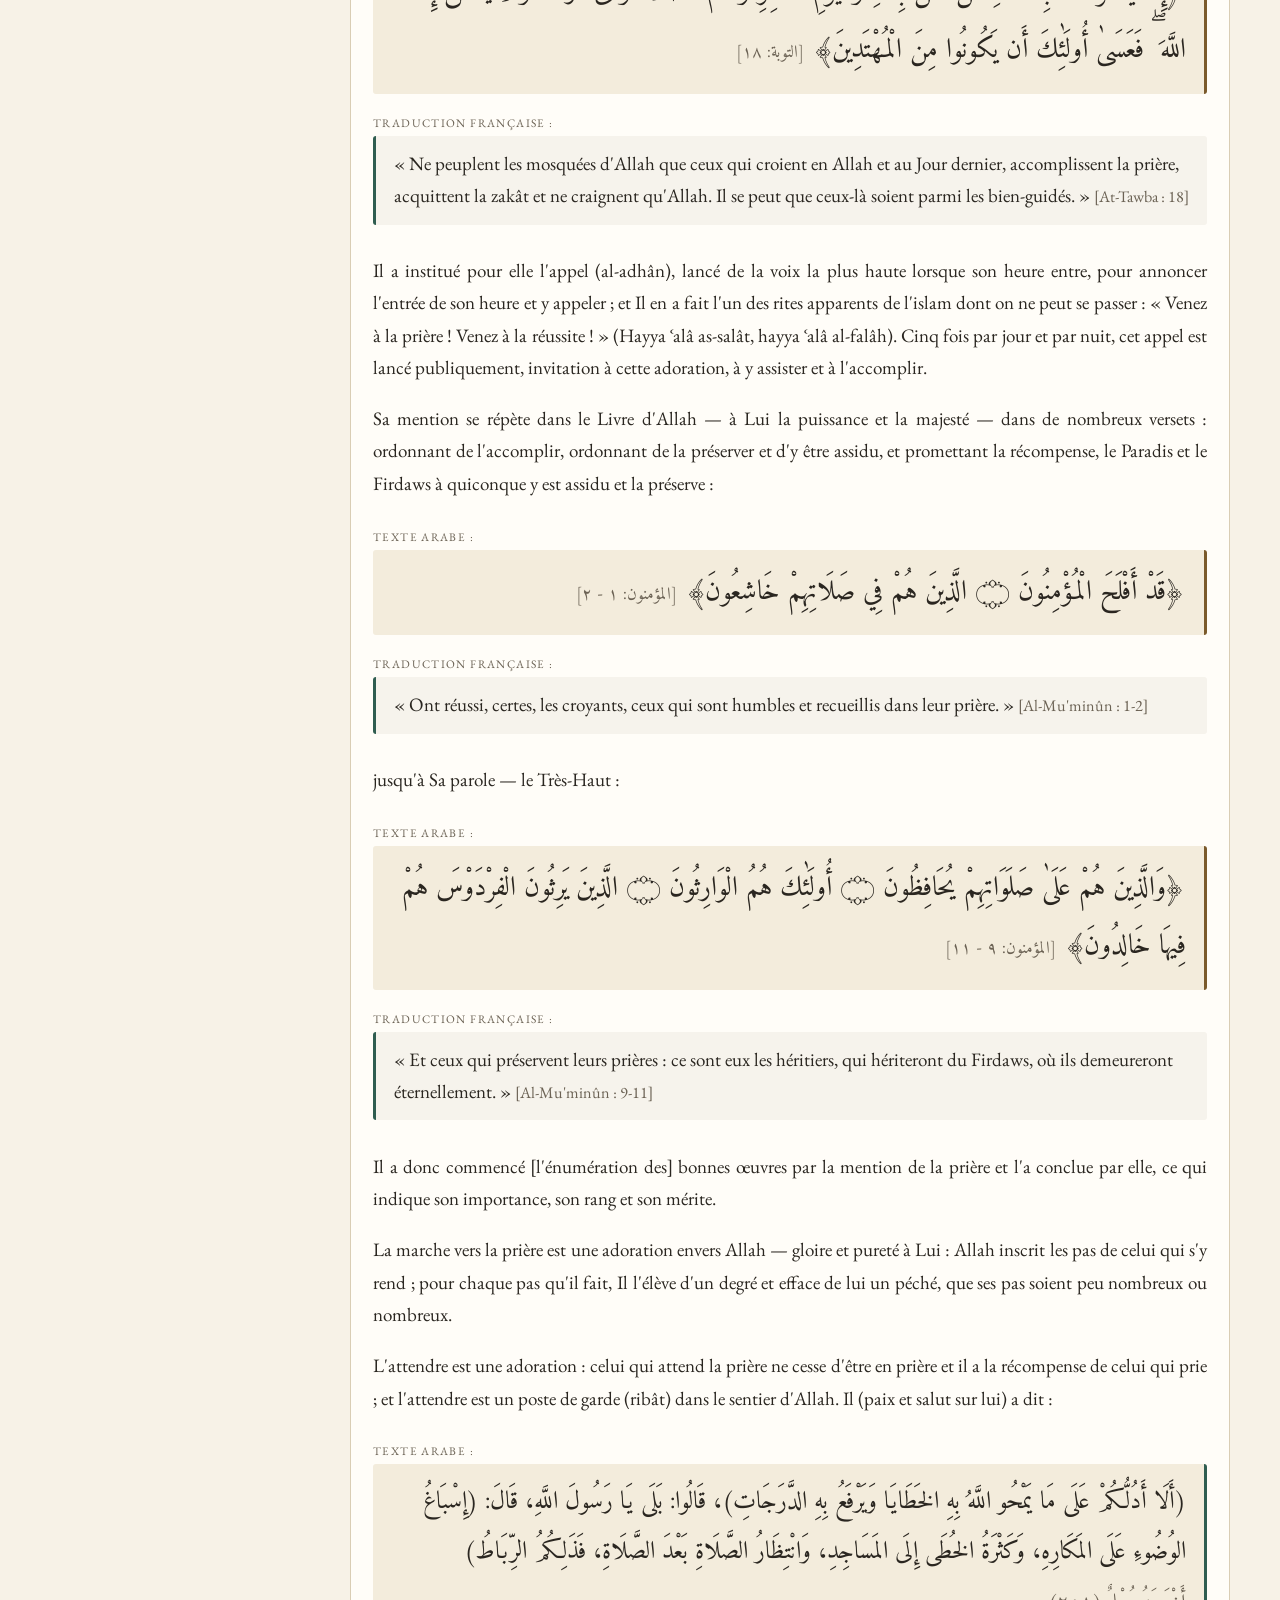
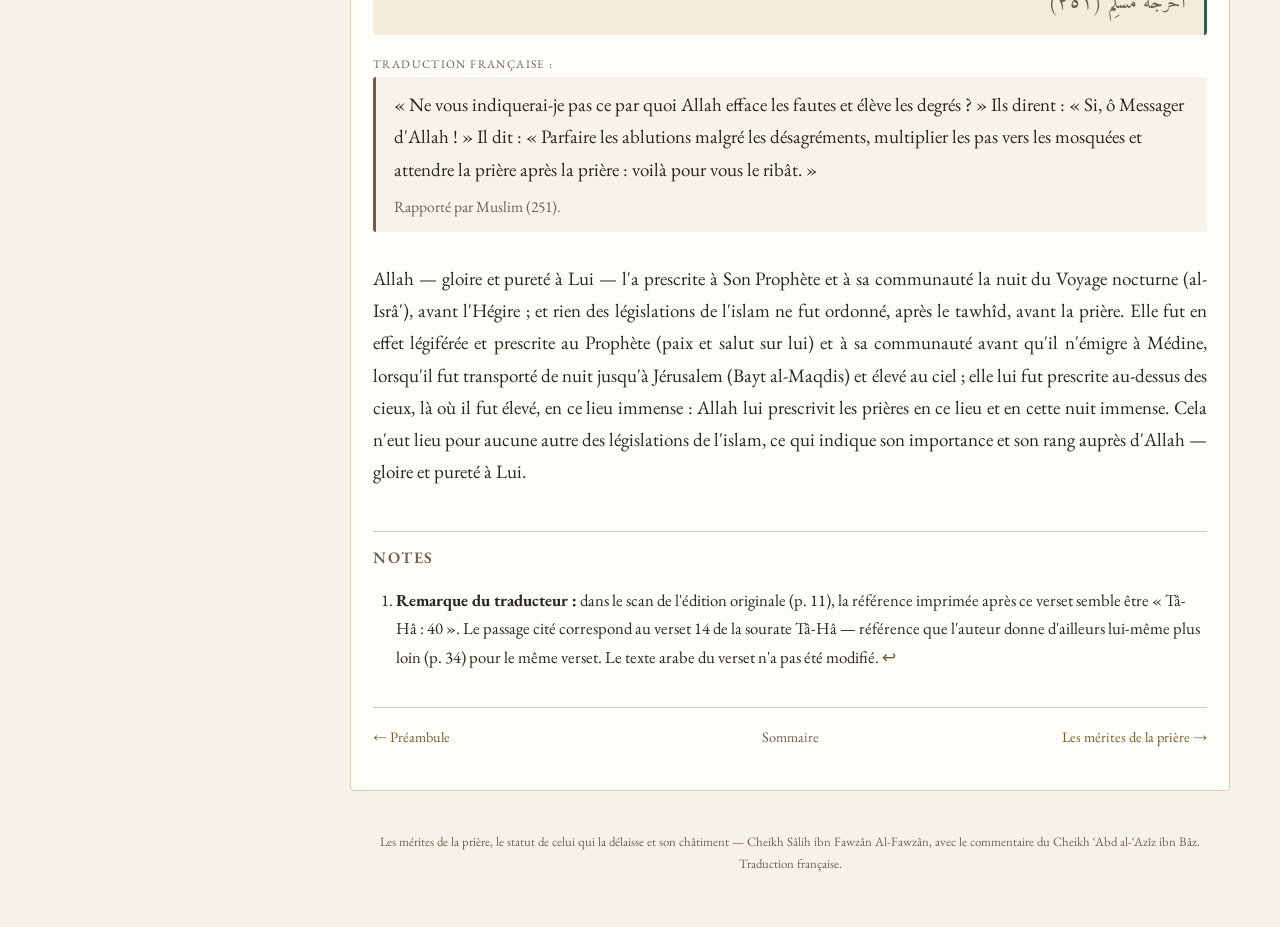
<file: 03-rang-de-la-priere.html>
<!DOCTYPE html>
<html lang="fr">
<head>
<meta charset="utf-8">
<meta name="viewport" content="width=device-width, initial-scale=1">
<title>Le rang de la prière en islam — Fadâ'il as-Salât</title>
<link rel="preconnect" href="https://fonts.googleapis.com">
<link rel="preconnect" href="https://fonts.gstatic.com" crossorigin>
<link href="https://fonts.googleapis.com/css2?family=Amiri:ital,wght@0,400;0,700;1,400&family=EB+Garamond:ital,wght@0,400;0,600;1,400&display=swap" rel="stylesheet">
<link rel="stylesheet" href="style.css">
</head>
<body>
<div id="progression" aria-hidden="true"></div>
<header class="bandeau">
  <button type="button" id="ouvrir-lat" class="ouvrir-lat" aria-label="Ouvrir le sommaire" aria-controls="lateral">☰</button>
  <a class="marque" href="index.html"><span class="marque-ar" lang="ar" dir="rtl">فَضَائِلُ الصَّلَاةِ</span><span class="marque-fr">Les mérites de la prière</span></a>
  <div class="outils">
    <button type="button" id="moins" title="Réduire le texte" aria-label="Réduire le texte">A−</button>
    <button type="button" id="plus" title="Agrandir le texte" aria-label="Agrandir le texte">A+</button>
    <button type="button" id="theme" title="Changer de thème" aria-label="Changer de thème">◐</button>
  </div>
</header>
<div class="mise-en-page">
<aside class="lateral" id="lateral" aria-label="Sommaire">
  <div class="lat-tete"><p class="lat-livre">Sommaire</p><button type="button" id="fermer-lat" class="fermer-lat" aria-label="Fermer le sommaire">✕</button></div>
  <nav><ol class="lat-liste"><li class="" data-page="index.html"><a href="index.html"><span class="lat-titre">Introduction</span><span class="lu" aria-hidden="true">✓</span></a></li><li class="" data-page="01-presentation.html"><a href="01-presentation.html"><span class="lat-num">Chapitre 1</span><span class="lat-titre">Présentation</span><span class="lu" aria-hidden="true">✓</span></a></li><li class="" data-page="02-preambule.html"><a href="02-preambule.html"><span class="lat-num">Chapitre 2</span><span class="lat-titre">Préambule</span><span class="lu" aria-hidden="true">✓</span></a></li><li class="actif" data-page="03-rang-de-la-priere.html"><a href="03-rang-de-la-priere.html" aria-current="page"><span class="lat-num">Chapitre 3</span><span class="lat-titre">Le rang de la prière en islam</span><span class="lu" aria-hidden="true">✓</span></a><ol class="sous"><li><a href="#notes">Notes</a></li></ol></li><li class="" data-page="04-merites-de-la-priere.html"><a href="04-merites-de-la-priere.html"><span class="lat-num">Chapitre 4</span><span class="lat-titre">Les mérites de la prière</span><span class="lu" aria-hidden="true">✓</span></a></li><li class="" data-page="05-statut-de-celui-qui-delaisse.html"><a href="05-statut-de-celui-qui-delaisse.html"><span class="lat-num">Chapitre 5</span><span class="lat-titre">Le statut de celui qui délaisse la prière — Les preuves du Livre</span><span class="lu" aria-hidden="true">✓</span></a></li><li class="" data-page="06-preuves-de-la-sunna.html"><a href="06-preuves-de-la-sunna.html"><span class="lat-num">Chapitre 6</span><span class="lat-titre">Les preuves tirées de la Sunna</span><span class="lu" aria-hidden="true">✓</span></a></li><li class="" data-page="07-commentaire-ibn-baz.html"><a href="07-commentaire-ibn-baz.html"><span class="lat-num">Chapitre 7</span><span class="lat-titre">Commentaire de Son Éminence l'imam ʿAbd al-ʿAzîz ibn Bâz</span><span class="lu" aria-hidden="true">✓</span></a></li></ol></nav>
  <div class="lat-pied">
    <div class="lat-prog"><div class="lat-prog-barre" id="lat-prog-barre"></div></div>
    <p id="lat-prog-texte" class="lat-prog-texte">Aucun chapitre lu</p>
    <button type="button" id="reinit" class="reinit">Réinitialiser la progression</button>
  </div>
</aside>
<div class="voile" id="voile" hidden></div>
<div class="colonne">
<main class="page" data-page="03-rang-de-la-priere.html">
<article>
<p class="surtitre">Chapitre 3</p>
<h1>Le rang de la prière en islam</h1>
<p class="titre-ar" lang="ar" dir="rtl">مَكَانَةُ الصَّلَاةِ فِي الإِسْلَامِ</p>
<div class="filet"></div>
<p>La prière — dont nul n'ignore le rang en islam — est le deuxième des piliers de l'islam après les deux attestations de foi (ach-chahâdatân). L'islam a en effet été bâti sur cinq piliers : l'attestation qu'il n'y a de divinité [digne d'adoration] qu'Allah et que Muhammad est le Messager d'Allah, l'accomplissement de la prière, l'acquittement de la zakât, le jeûne de Ramadan et le pèlerinage à la Maison sacrée d'Allah. Le fait que la prière vienne au deuxième rang, après les deux attestations, indique son importance en islam et son rang dans la religion.</p>
<p>De plus, outre qu'elle est le deuxième pilier de l'islam, venant dans l'ordre juste après les deux attestations, elle est le pilier central (ʿamûd) de l'islam, comme cela est rapporté dans le hadith :</p>
<div class="citation">
<p class="etiquette">Texte arabe :</p>
<blockquote class="bloc-ar bloc-hadith" dir="rtl" lang="ar"><p>(رَأْسُ الأَمْرِ الإِسْلَامُ وَعَمُودُهُ الصَّلَاةُ وَذِرْوَةُ سَنَامِهِ الجِهَادُ)</p><span class="source-ar">أَخْرَجَهُ التِّرْمِذِيُّ (٢٦١٦)، وَالنَّسَائِيُّ فِي الكُبْرَى (١١٣٩٤)، وَابْنُ مَاجَهْ (٣٩٧٣)</span></blockquote>

<p class="etiquette">Traduction française :</p>
<blockquote class="bloc-fr bloc-hadith" lang="fr"><p>« La tête de l'affaire est l'islam, son pilier central est la prière, et le sommet de sa bosse est le jihâd. »</p><span class="source-fr">Rapporté par at-Tirmidhî (2616), an-Nasâ'î dans <i>As-Sunan al-Kubrâ</i> (11394) et Ibn Mâja (3973).</span></blockquote>
</div>

<p>Or il est connu que tout édifice ne tient que sur un pilier : si le pilier est défaillant ou absent, l'édifice s'écroule. De même, l'islam ne tient que si la prière est effectivement présente et accomplie comme Allah — gloire et pureté à Lui — l'a ordonné.</p>
<p>Parmi ce qui indique l'importance de cette adoration, c'est qu'elle a fait l'objet de la sollicitude des prophètes — que la prière et le salut soient sur eux. Ainsi Ibrâhîm — que la prière et le salut soient sur lui — dit dans son invocation :</p>
<div class="citation">
<p class="etiquette">Texte arabe :</p>
<blockquote class="bloc-ar" dir="rtl" lang="ar"><p>﴿رَبِّ اجْعَلْنِي مُقِيمَ الصَّلَاةِ وَمِن ذُرِّيَّتِي ۚ رَبَّنَا وَتَقَبَّلْ دُعَاءِ﴾ <span class="ref-ar">[إبراهيم: ٤٠]</span></p></blockquote>

<p class="etiquette">Traduction française :</p>
<blockquote class="bloc-fr" lang="fr"><p>« Seigneur ! Fais que j'accomplisse assidûment la prière, ainsi qu'une partie de ma descendance. Notre Seigneur ! Et exauce mon invocation. » <span class="ref-fr">[Ibrâhîm : 40]</span></p></blockquote>
</div>

<p>Et Ismâʿîl, au sujet duquel Allah le Très-Haut dit :</p>
<div class="citation">
<p class="etiquette">Texte arabe :</p>
<blockquote class="bloc-ar" dir="rtl" lang="ar"><p>﴿وَاذْكُرْ فِي الْكِتَابِ إِسْمَاعِيلَ ۚ إِنَّهُ كَانَ صَادِقَ الْوَعْدِ وَكَانَ رَسُولًا نَّبِيًّا ۝ وَكَانَ يَأْمُرُ أَهْلَهُ بِالصَّلَاةِ وَالزَّكَاةِ وَكَانَ عِندَ رَبِّهِ مَرْضِيًّا﴾ <span class="ref-ar">[مريم: ٥٤ - ٥٥]</span></p></blockquote>

<p class="etiquette">Traduction française :</p>
<blockquote class="bloc-fr" lang="fr"><p>« Et mentionne, dans le Livre, Ismâʿîl. Il était certes fidèle à sa promesse, et c'était un messager, un prophète. Il ordonnait à sa famille la prière et la zakât, et il était agréé auprès de son Seigneur. » <span class="ref-fr">[Maryam : 54-55]</span></p></blockquote>
</div>

<p>Et Allah le Très-Haut a dit à Moïse :</p>
<div class="citation">
<p class="etiquette">Texte arabe :</p>
<blockquote class="bloc-ar" dir="rtl" lang="ar"><p>﴿وَهَلْ أَتَاكَ حَدِيثُ مُوسَىٰ﴾ <span class="ref-ar">[طه: ٩]</span></p></blockquote>

<p class="etiquette">Traduction française :</p>
<blockquote class="bloc-fr" lang="fr"><p>« T'est-il parvenu le récit de Moïse ? » <span class="ref-fr">[Tâ-Hâ : 9]</span></p></blockquote>
</div>

<p>jusqu'à Sa parole :</p>
<div class="citation">
<p class="etiquette">Texte arabe :</p>
<blockquote class="bloc-ar" dir="rtl" lang="ar"><p>﴿إِنَّنِي أَنَا اللَّهُ لَا إِلَٰهَ إِلَّا أَنَا فَاعْبُدْنِي وَأَقِمِ الصَّلَاةَ لِذِكْرِي﴾ <span class="ref-ar">[طه: ١٤]<sup class="appel"><a href="#n1" id="a1">1</a></sup></span></p></blockquote>

<p class="etiquette">Traduction française :</p>
<blockquote class="bloc-fr" lang="fr"><p>« Certes, c'est Moi, Allah : point de divinité [digne d'adoration] en dehors de Moi. Adore-Moi donc et accomplis la prière pour te souvenir de Moi. » <span class="ref-fr">[Tâ-Hâ : 14]</span></p></blockquote>
</div>

<p>Et ʿÎsâ (Jésus) — que le salut soit sur lui —, au sujet duquel Allah dit :</p>
<div class="citation">
<p class="etiquette">Texte arabe :</p>
<blockquote class="bloc-ar" dir="rtl" lang="ar"><p>﴿قَالَ إِنِّي عَبْدُ اللَّهِ آتَانِيَ الْكِتَابَ وَجَعَلَنِي نَبِيًّا ۝ وَجَعَلَنِي مُبَارَكًا أَيْنَ مَا كُنتُ وَأَوْصَانِي بِالصَّلَاةِ وَالزَّكَاةِ مَا دُمْتُ حَيًّا﴾ <span class="ref-ar">[مريم: ٣٠ - ٣١]</span></p></blockquote>

<p class="etiquette">Traduction française :</p>
<blockquote class="bloc-fr" lang="fr"><p>« Il dit : “Je suis le serviteur d'Allah. Il m'a donné le Livre et m'a fait prophète. Il m'a rendu béni où que je sois, et Il m'a recommandé la prière et la zakât tant que je vivrai.” » <span class="ref-fr">[Maryam : 30-31]</span></p></blockquote>
</div>

<p>Et à notre Prophète Muhammad (paix et salut sur lui), Allah dit :</p>
<div class="citation">
<p class="etiquette">Texte arabe :</p>
<blockquote class="bloc-ar" dir="rtl" lang="ar"><p>﴿وَأْمُرْ أَهْلَكَ بِالصَّلَاةِ وَاصْطَبِرْ عَلَيْهَا﴾ <span class="ref-ar">[طه: ١٣٢]</span></p></blockquote>

<p class="etiquette">Traduction française :</p>
<blockquote class="bloc-fr" lang="fr"><p>« Et ordonne à ta famille la prière, et persévère-y avec constance. » <span class="ref-fr">[Tâ-Hâ : 132]</span></p></blockquote>
</div>

<p>Et il (paix et salut sur lui) dit :</p>
<div class="citation">
<p class="etiquette">Texte arabe :</p>
<blockquote class="bloc-ar bloc-hadith" dir="rtl" lang="ar"><p>(جُعِلَتْ قُرَّةُ عَيْنِي فِي الصَّلَاةِ)</p><span class="source-ar">أَخْرَجَهُ النَّسَائِيُّ (٣٣٩٢)</span></blockquote>

<p class="etiquette">Traduction française :</p>
<blockquote class="bloc-fr bloc-hadith" lang="fr"><p>« La fraîcheur de mon œil a été placée dans la prière. »</p><span class="source-fr">Rapporté par an-Nasâ'î (3392).</span></blockquote>
</div>

<p>Parmi ce qui indique encore l'importance de cette adoration, c'est qu'Allah l'a distinguée par des statuts qu'Il n'a pas donnés à d'autres. Parmi cela : Il a ordonné la purification pour elle :</p>
<div class="citation">
<p class="etiquette">Texte arabe :</p>
<blockquote class="bloc-ar" dir="rtl" lang="ar"><p>﴿يَا أَيُّهَا الَّذِينَ آمَنُوا إِذَا قُمْتُمْ إِلَى الصَّلَاةِ فَاغْسِلُوا وُجُوهَكُمْ وَأَيْدِيَكُمْ إِلَى الْمَرَافِقِ وَامْسَحُوا بِرُءُوسِكُمْ وَأَرْجُلَكُمْ إِلَى الْكَعْبَيْنِ ۚ وَإِن كُنتُمْ جُنُبًا فَاطَّهَّرُوا﴾ <span class="ref-ar">[المائدة: ٦]</span></p></blockquote>

<p class="etiquette">Traduction française :</p>
<blockquote class="bloc-fr" lang="fr"><p>« Ô vous qui avez cru ! Lorsque vous vous levez pour la prière, lavez vos visages et vos mains jusqu'aux coudes, passez [les mains mouillées] sur vos têtes et [lavez] vos pieds jusqu'aux chevilles. Et si vous êtes en état de grande impureté (junub), purifiez-vous. » <span class="ref-fr">[Al-Mâ'ida : 6]</span></p></blockquote>
</div>

<p>De même, Il a ordonné la pureté des vêtements et la pureté de l'endroit où l'on prie, et Il a placé parmi ses conditions l'orientation vers la qibla (la Kaʿba honorée) :</p>
<div class="citation">
<p class="etiquette">Texte arabe :</p>
<blockquote class="bloc-ar" dir="rtl" lang="ar"><p>﴿فَوَلِّ وَجْهَكَ شَطْرَ الْمَسْجِدِ الْحَرَامِ ۚ وَحَيْثُ مَا كُنتُمْ فَوَلُّوا وُجُوهَكُمْ شَطْرَهُ﴾ <span class="ref-ar">[البقرة: ١٤٤]</span></p></blockquote>

<p class="etiquette">Traduction française :</p>
<blockquote class="bloc-fr" lang="fr"><p>« Tourne donc ton visage vers la Mosquée sacrée ; et où que vous soyez, tournez vos visages dans sa direction. » <span class="ref-fr">[Al-Baqara : 144]</span></p></blockquote>
</div>

<p>— c'est-à-dire dans la prière. De même, Il a ordonné de construire les mosquées pour elle :</p>
<div class="citation">
<p class="etiquette">Texte arabe :</p>
<blockquote class="bloc-ar" dir="rtl" lang="ar"><p>﴿فِي بُيُوتٍ أَذِنَ اللَّهُ أَن تُرْفَعَ وَيُذْكَرَ فِيهَا اسْمُهُ يُسَبِّحُ لَهُ فِيهَا بِالْغُدُوِّ وَالْآصَالِ ۝ رِجَالٌ لَّا تُلْهِيهِمْ تِجَارَةٌ وَلَا بَيْعٌ عَن ذِكْرِ اللَّهِ وَإِقَامِ الصَّلَاةِ وَإِيتَاءِ الزَّكَاةِ﴾ <span class="ref-ar">[النور: ٣٦ - ٣٧]</span></p></blockquote>

<p class="etiquette">Traduction française :</p>
<blockquote class="bloc-fr" lang="fr"><p>« Dans des maisons qu'Allah a permis que l'on élève et où Son nom est invoqué, Le glorifient, matin et soir, des hommes que ni commerce ni vente ne distraient de l'évocation d'Allah, de l'accomplissement de la prière et de l'acquittement de la zakât. » <span class="ref-fr">[An-Nûr : 36-37]</span></p></blockquote>
</div>

<p>Et :</p>
<div class="citation">
<p class="etiquette">Texte arabe :</p>
<blockquote class="bloc-ar" dir="rtl" lang="ar"><p>﴿إِنَّمَا يَعْمُرُ مَسَاجِدَ اللَّهِ مَنْ آمَنَ بِاللَّهِ وَالْيَوْمِ الْآخِرِ وَأَقَامَ الصَّلَاةَ وَآتَى الزَّكَاةَ وَلَمْ يَخْشَ إِلَّا اللَّهَ ۖ فَعَسَىٰ أُولَٰئِكَ أَن يَكُونُوا مِنَ الْمُهْتَدِينَ﴾ <span class="ref-ar">[التوبة: ١٨]</span></p></blockquote>

<p class="etiquette">Traduction française :</p>
<blockquote class="bloc-fr" lang="fr"><p>« Ne peuplent les mosquées d'Allah que ceux qui croient en Allah et au Jour dernier, accomplissent la prière, acquittent la zakât et ne craignent qu'Allah. Il se peut que ceux-là soient parmi les bien-guidés. » <span class="ref-fr">[At-Tawba : 18]</span></p></blockquote>
</div>

<p>Il a institué pour elle l'appel (al-adhân), lancé de la voix la plus haute lorsque son heure entre, pour annoncer l'entrée de son heure et y appeler ; et Il en a fait l'un des rites apparents de l'islam dont on ne peut se passer : « Venez à la prière ! Venez à la réussite ! » (Hayya ʿalâ as-salât, hayya ʿalâ al-falâh). Cinq fois par jour et par nuit, cet appel est lancé publiquement, invitation à cette adoration, à y assister et à l'accomplir.</p>
<p>Sa mention se répète dans le Livre d'Allah — à Lui la puissance et la majesté — dans de nombreux versets : ordonnant de l'accomplir, ordonnant de la préserver et d'y être assidu, et promettant la récompense, le Paradis et le Firdaws à quiconque y est assidu et la préserve :</p>
<div class="citation">
<p class="etiquette">Texte arabe :</p>
<blockquote class="bloc-ar" dir="rtl" lang="ar"><p>﴿قَدْ أَفْلَحَ الْمُؤْمِنُونَ ۝ الَّذِينَ هُمْ فِي صَلَاتِهِمْ خَاشِعُونَ﴾ <span class="ref-ar">[المؤمنون: ١ - ٢]</span></p></blockquote>

<p class="etiquette">Traduction française :</p>
<blockquote class="bloc-fr" lang="fr"><p>« Ont réussi, certes, les croyants, ceux qui sont humbles et recueillis dans leur prière. » <span class="ref-fr">[Al-Mu'minûn : 1-2]</span></p></blockquote>
</div>

<p>jusqu'à Sa parole — le Très-Haut :</p>
<div class="citation">
<p class="etiquette">Texte arabe :</p>
<blockquote class="bloc-ar" dir="rtl" lang="ar"><p>﴿وَالَّذِينَ هُمْ عَلَىٰ صَلَوَاتِهِمْ يُحَافِظُونَ ۝ أُولَٰئِكَ هُمُ الْوَارِثُونَ ۝ الَّذِينَ يَرِثُونَ الْفِرْدَوْسَ هُمْ فِيهَا خَالِدُونَ﴾ <span class="ref-ar">[المؤمنون: ٩ - ١١]</span></p></blockquote>

<p class="etiquette">Traduction française :</p>
<blockquote class="bloc-fr" lang="fr"><p>« Et ceux qui préservent leurs prières : ce sont eux les héritiers, qui hériteront du Firdaws, où ils demeureront éternellement. » <span class="ref-fr">[Al-Mu'minûn : 9-11]</span></p></blockquote>
</div>

<p>Il a donc commencé [l'énumération des] bonnes œuvres par la mention de la prière et l'a conclue par elle, ce qui indique son importance, son rang et son mérite.</p>
<p>La marche vers la prière est une adoration envers Allah — gloire et pureté à Lui : Allah inscrit les pas de celui qui s'y rend ; pour chaque pas qu'il fait, Il l'élève d'un degré et efface de lui un péché, que ses pas soient peu nombreux ou nombreux.</p>
<p>L'attendre est une adoration : celui qui attend la prière ne cesse d'être en prière et il a la récompense de celui qui prie ; et l'attendre est un poste de garde (ribât) dans le sentier d'Allah. Il (paix et salut sur lui) a dit :</p>
<div class="citation">
<p class="etiquette">Texte arabe :</p>
<blockquote class="bloc-ar bloc-hadith" dir="rtl" lang="ar"><p>(أَلَا أَدُلُّكُمْ عَلَى مَا يَمْحُو اللَّهُ بِهِ الخَطَايَا وَيَرْفَعُ بِهِ الدَّرَجَاتِ)، قَالُوا: بَلَى يَا رَسُولَ اللَّهِ، قَالَ: (إِسْبَاغُ الوُضُوءِ عَلَى المَكَارِهِ، وَكَثْرَةُ الخُطَى إِلَى المَسَاجِدِ، وَانْتِظَارُ الصَّلَاةِ بَعْدَ الصَّلَاةِ، فَذَلِكُمُ الرِّبَاطُ)</p><span class="source-ar">أَخْرَجَهُ مُسْلِمٌ (٢٥١)</span></blockquote>

<p class="etiquette">Traduction française :</p>
<blockquote class="bloc-fr bloc-hadith" lang="fr"><p>« Ne vous indiquerai-je pas ce par quoi Allah efface les fautes et élève les degrés ? » Ils dirent : « Si, ô Messager d'Allah ! » Il dit : « Parfaire les ablutions malgré les désagréments, multiplier les pas vers les mosquées et attendre la prière après la prière : voilà pour vous le ribât. »</p><span class="source-fr">Rapporté par Muslim (251).</span></blockquote>
</div>

<p>Allah — gloire et pureté à Lui — l'a prescrite à Son Prophète et à sa communauté la nuit du Voyage nocturne (al-Isrâ'), avant l'Hégire ; et rien des législations de l'islam ne fut ordonné, après le tawhîd, avant la prière. Elle fut en effet légiférée et prescrite au Prophète (paix et salut sur lui) et à sa communauté avant qu'il n'émigre à Médine, lorsqu'il fut transporté de nuit jusqu'à Jérusalem (Bayt al-Maqdis) et élevé au ciel ; elle lui fut prescrite au-dessus des cieux, là où il fut élevé, en ce lieu immense : Allah lui prescrivit les prières en ce lieu et en cette nuit immense. Cela n'eut lieu pour aucune autre des législations de l'islam, ce qui indique son importance et son rang auprès d'Allah — gloire et pureté à Lui.</p>
<section class="notes" id="notes"><h2>Notes</h2>
<ol>
<li id="n1"><b>Remarque du traducteur :</b> dans le scan de l'édition originale (p. 11), la référence imprimée après ce verset semble être « Tâ-Hâ : 40 ». Le passage cité correspond au verset 14 de la sourate Tâ-Hâ — référence que l'auteur donne d'ailleurs lui-même plus loin (p. 34) pour le même verset. Le texte arabe du verset n'a pas été modifié. <a class="retour" href="#a1" aria-label="Revenir au texte">↩</a></li>
</ol></section>
</article>
<nav class="pagination">
<a class="prec" href="02-preambule.html">← Préambule</a>
<a class="sommaire-lien" href="index.html#sommaire">Sommaire</a>
<a class="suiv" href="04-merites-de-la-priere.html">Les mérites de la prière →</a>
</nav>
</main>
<footer class="pied">
  <p>Les mérites de la prière, le statut de celui qui la délaisse et son châtiment — Cheikh Sâlih ibn Fawzân Al-Fawzân, avec le commentaire du Cheikh ʿAbd al-ʿAzîz ibn Bâz.<br>Traduction française.</p>
</footer>
</div>
</div>
<button type="button" id="haut" aria-label="Revenir en haut">↑</button>
<script src="script.js"></script>
</body>
</html>
</file>
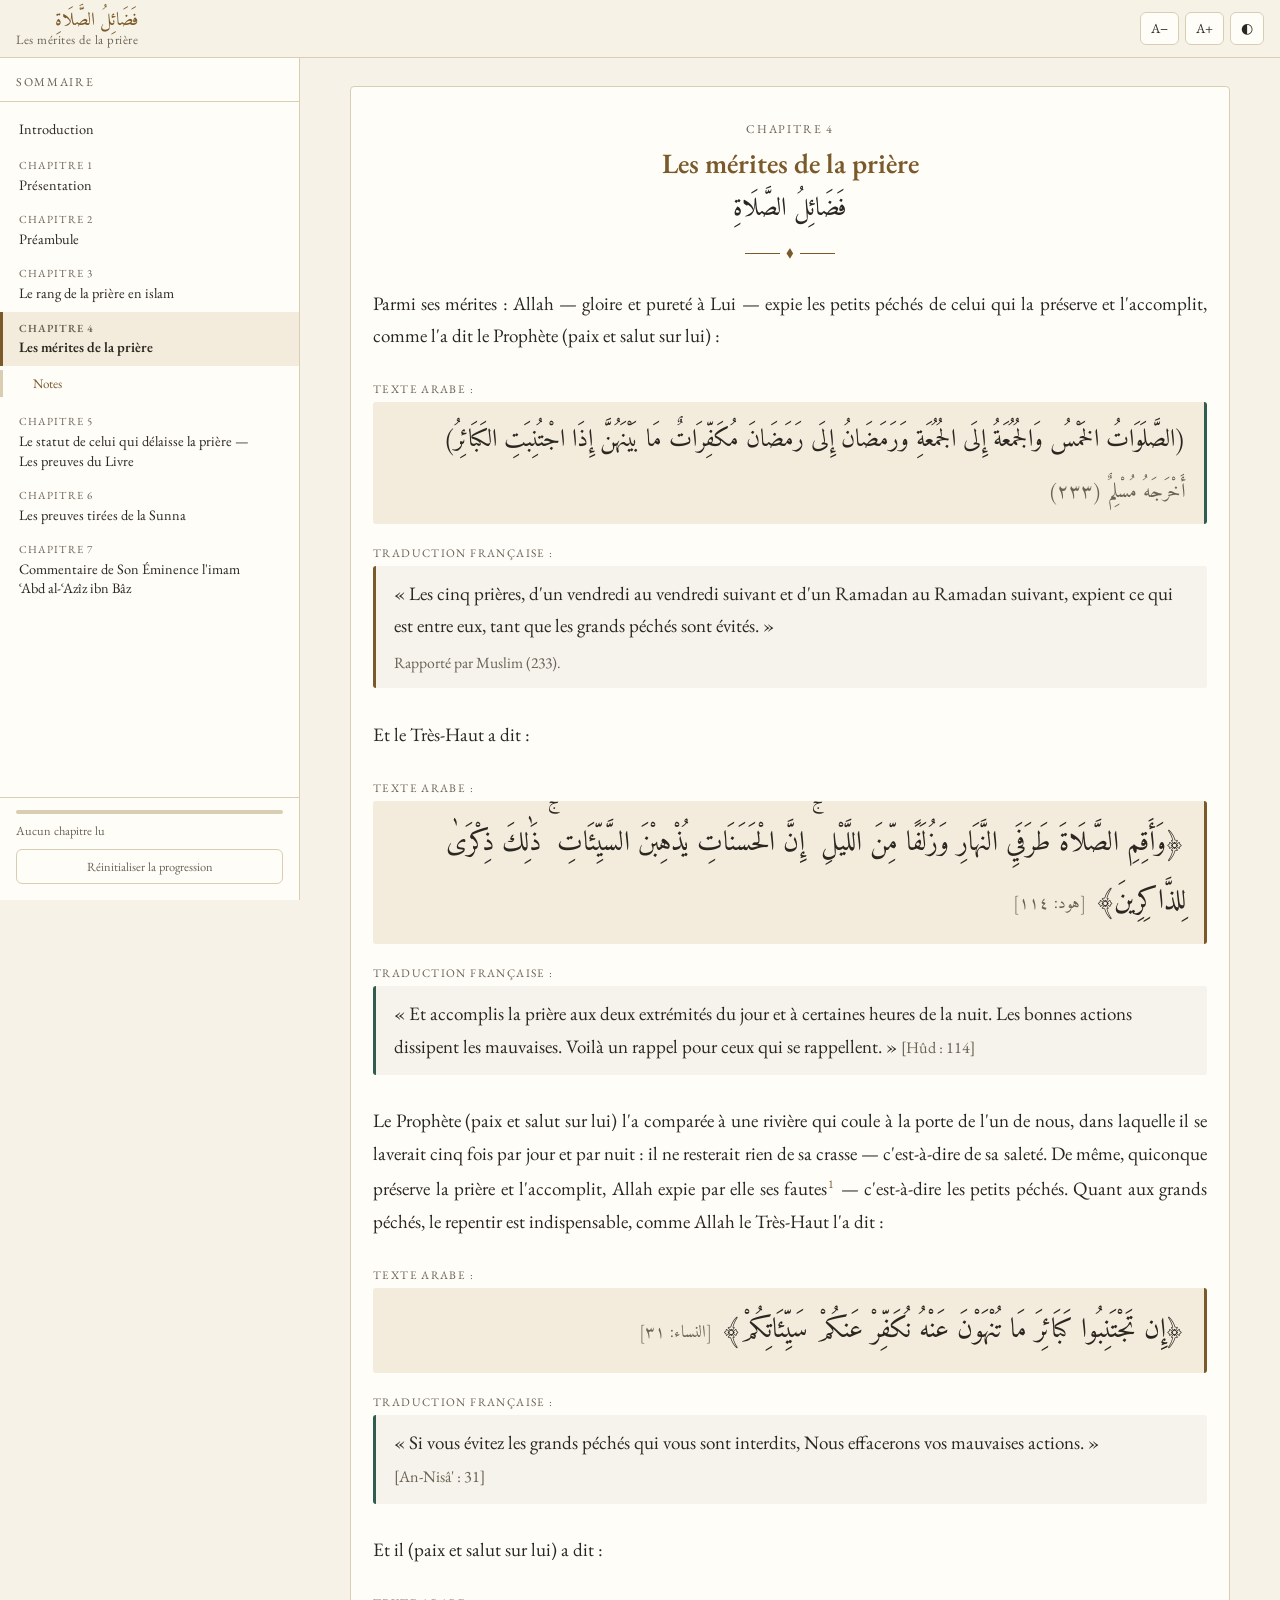
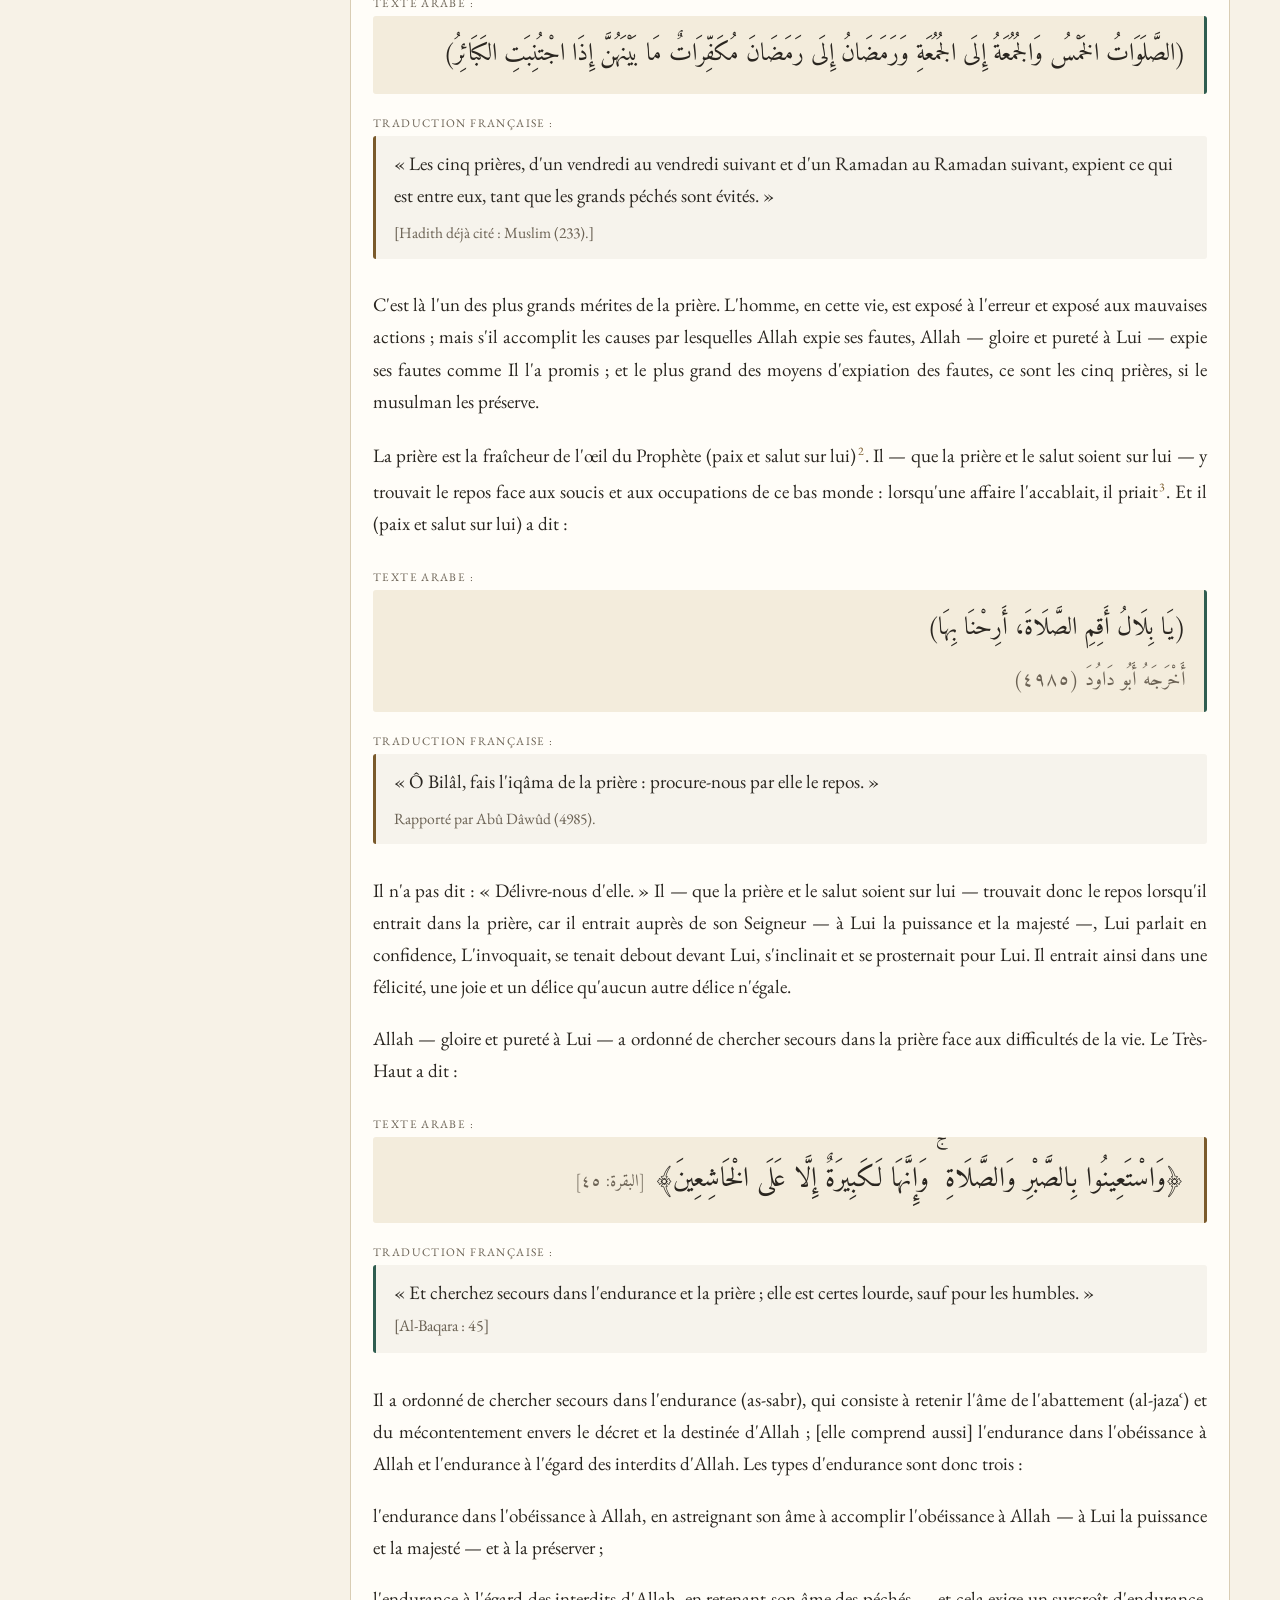
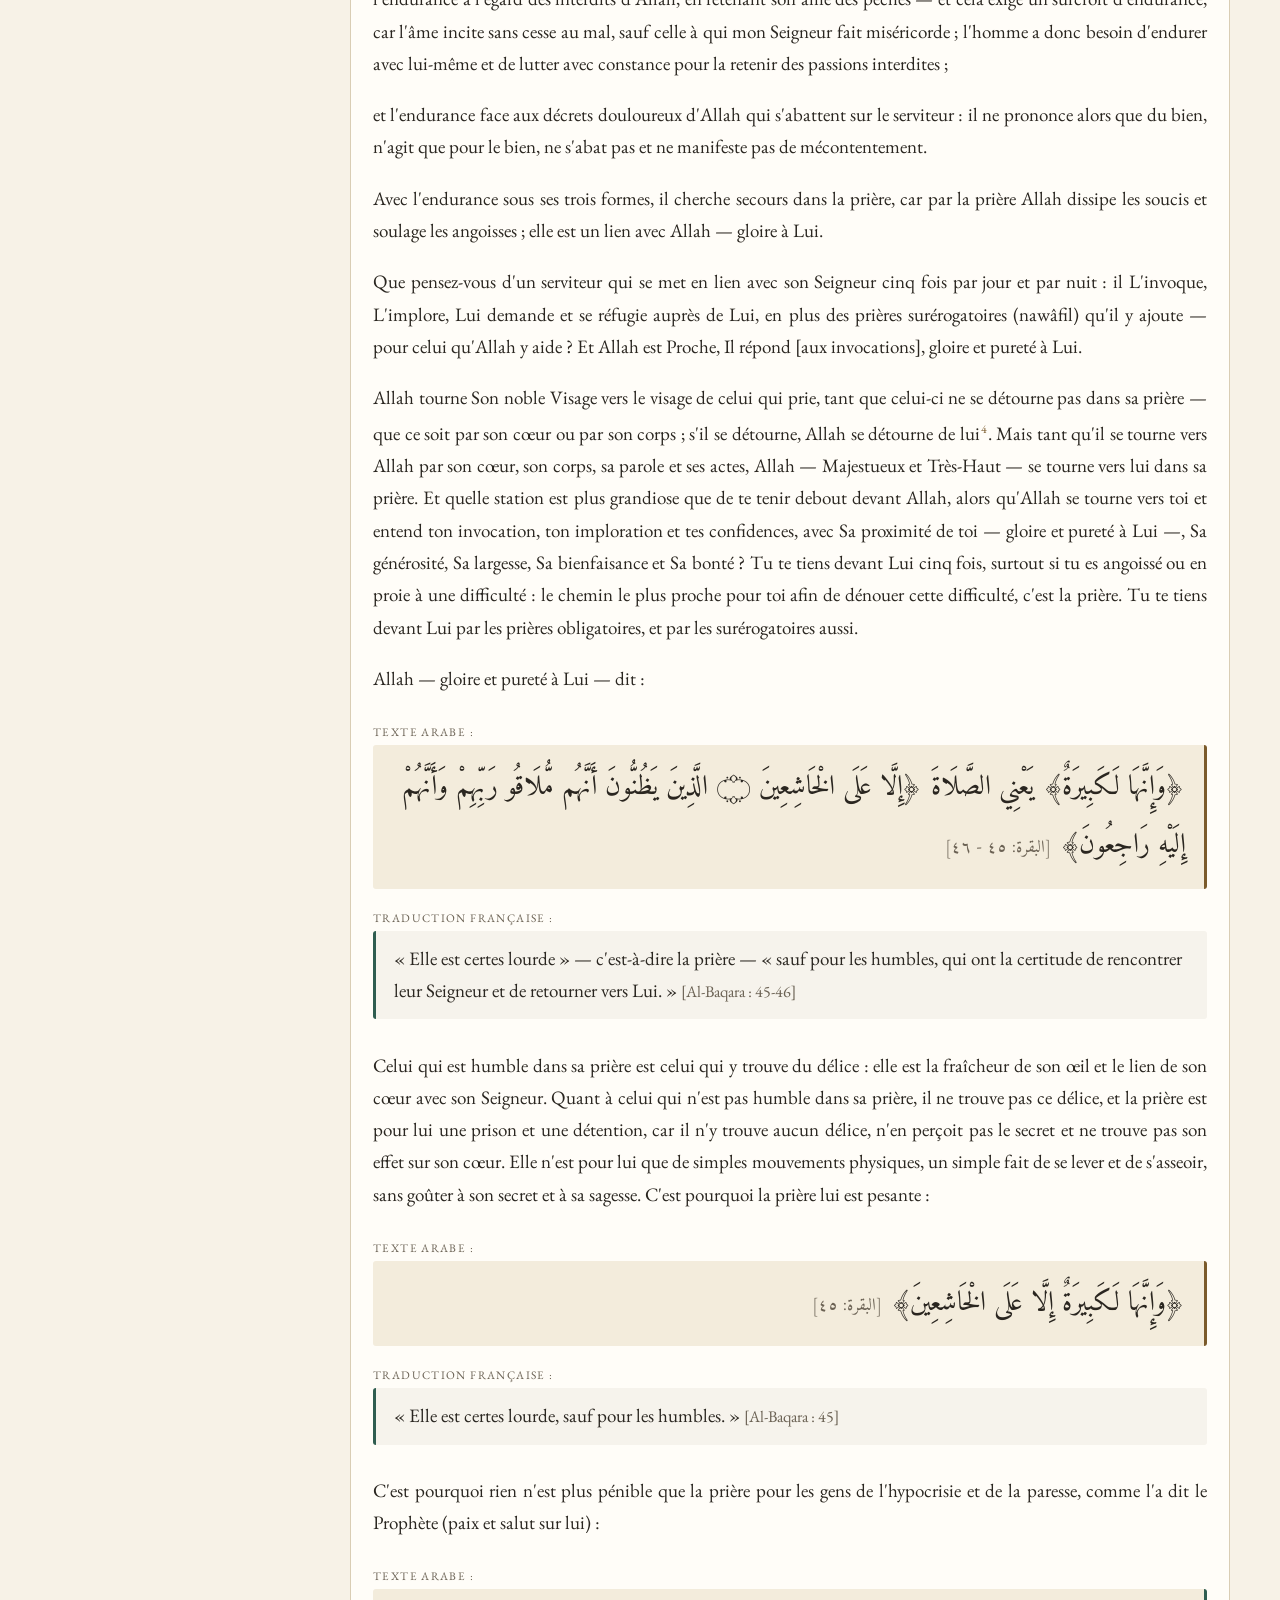
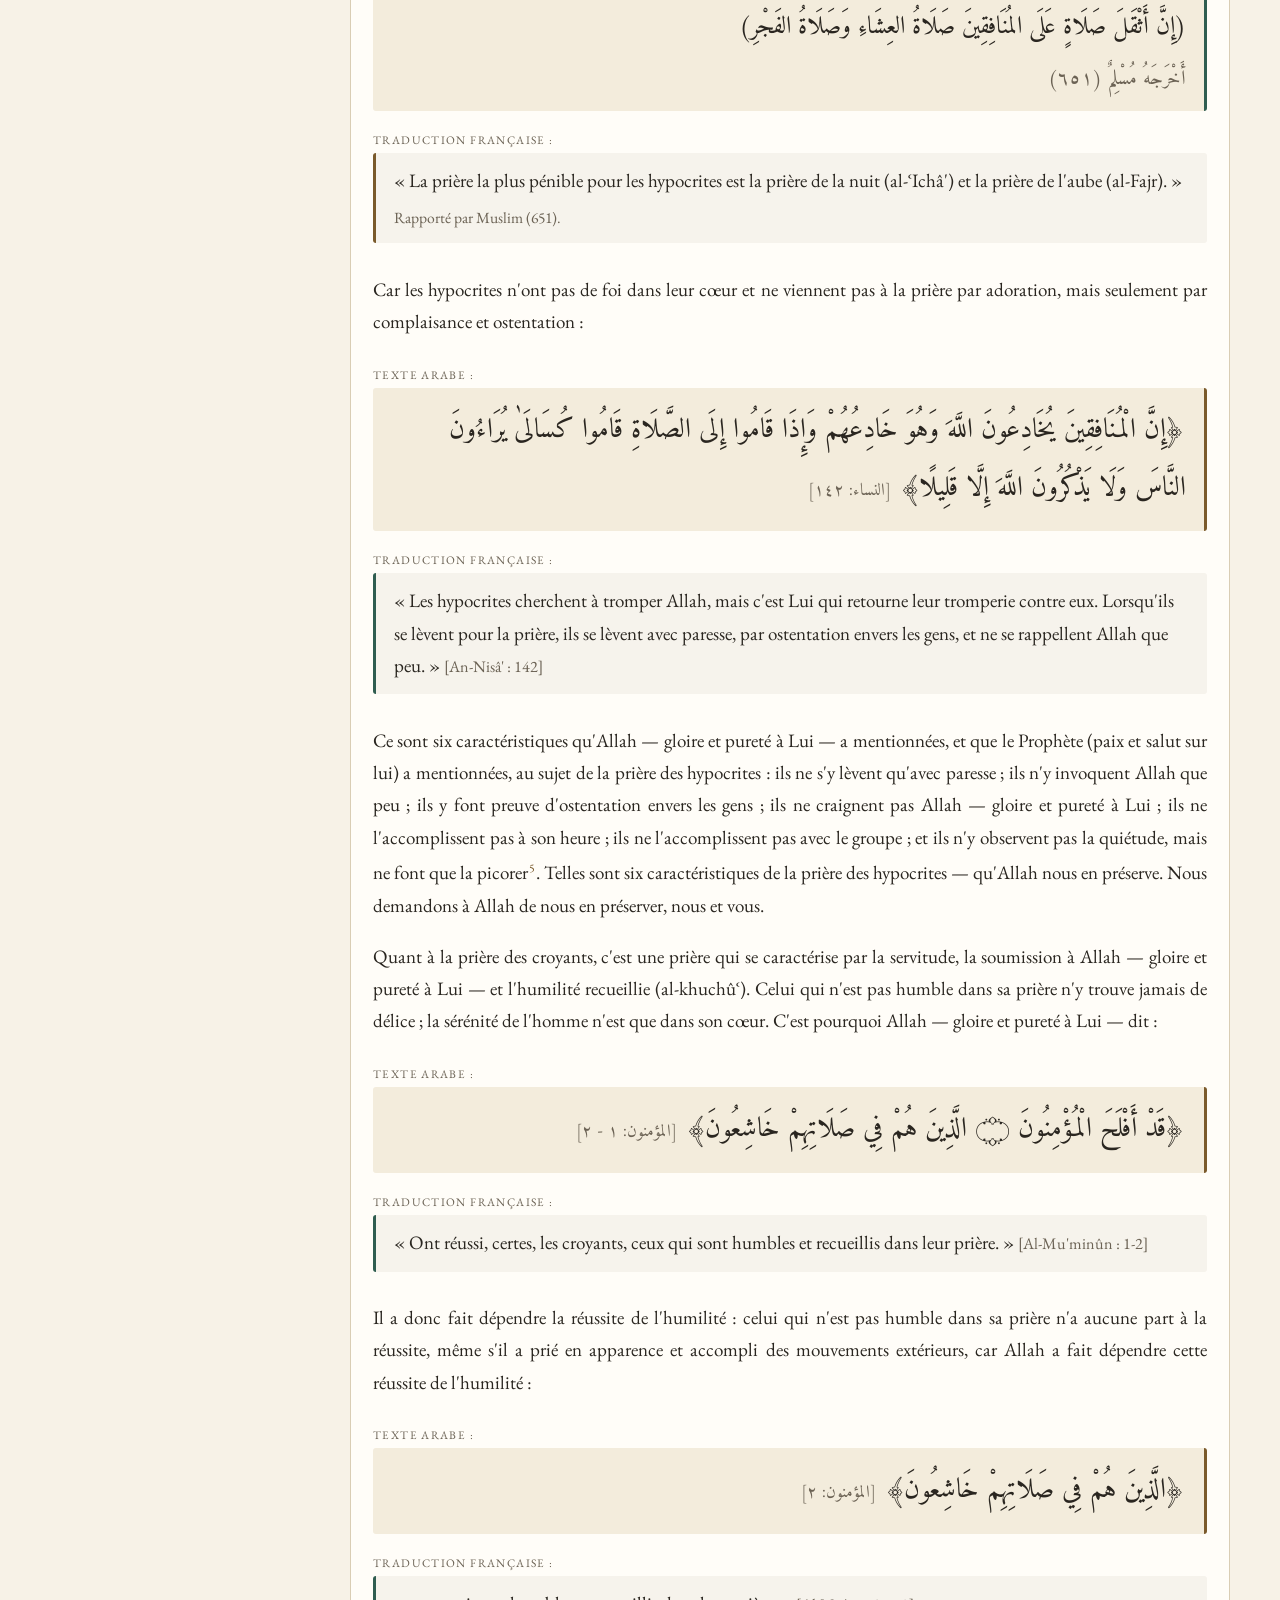
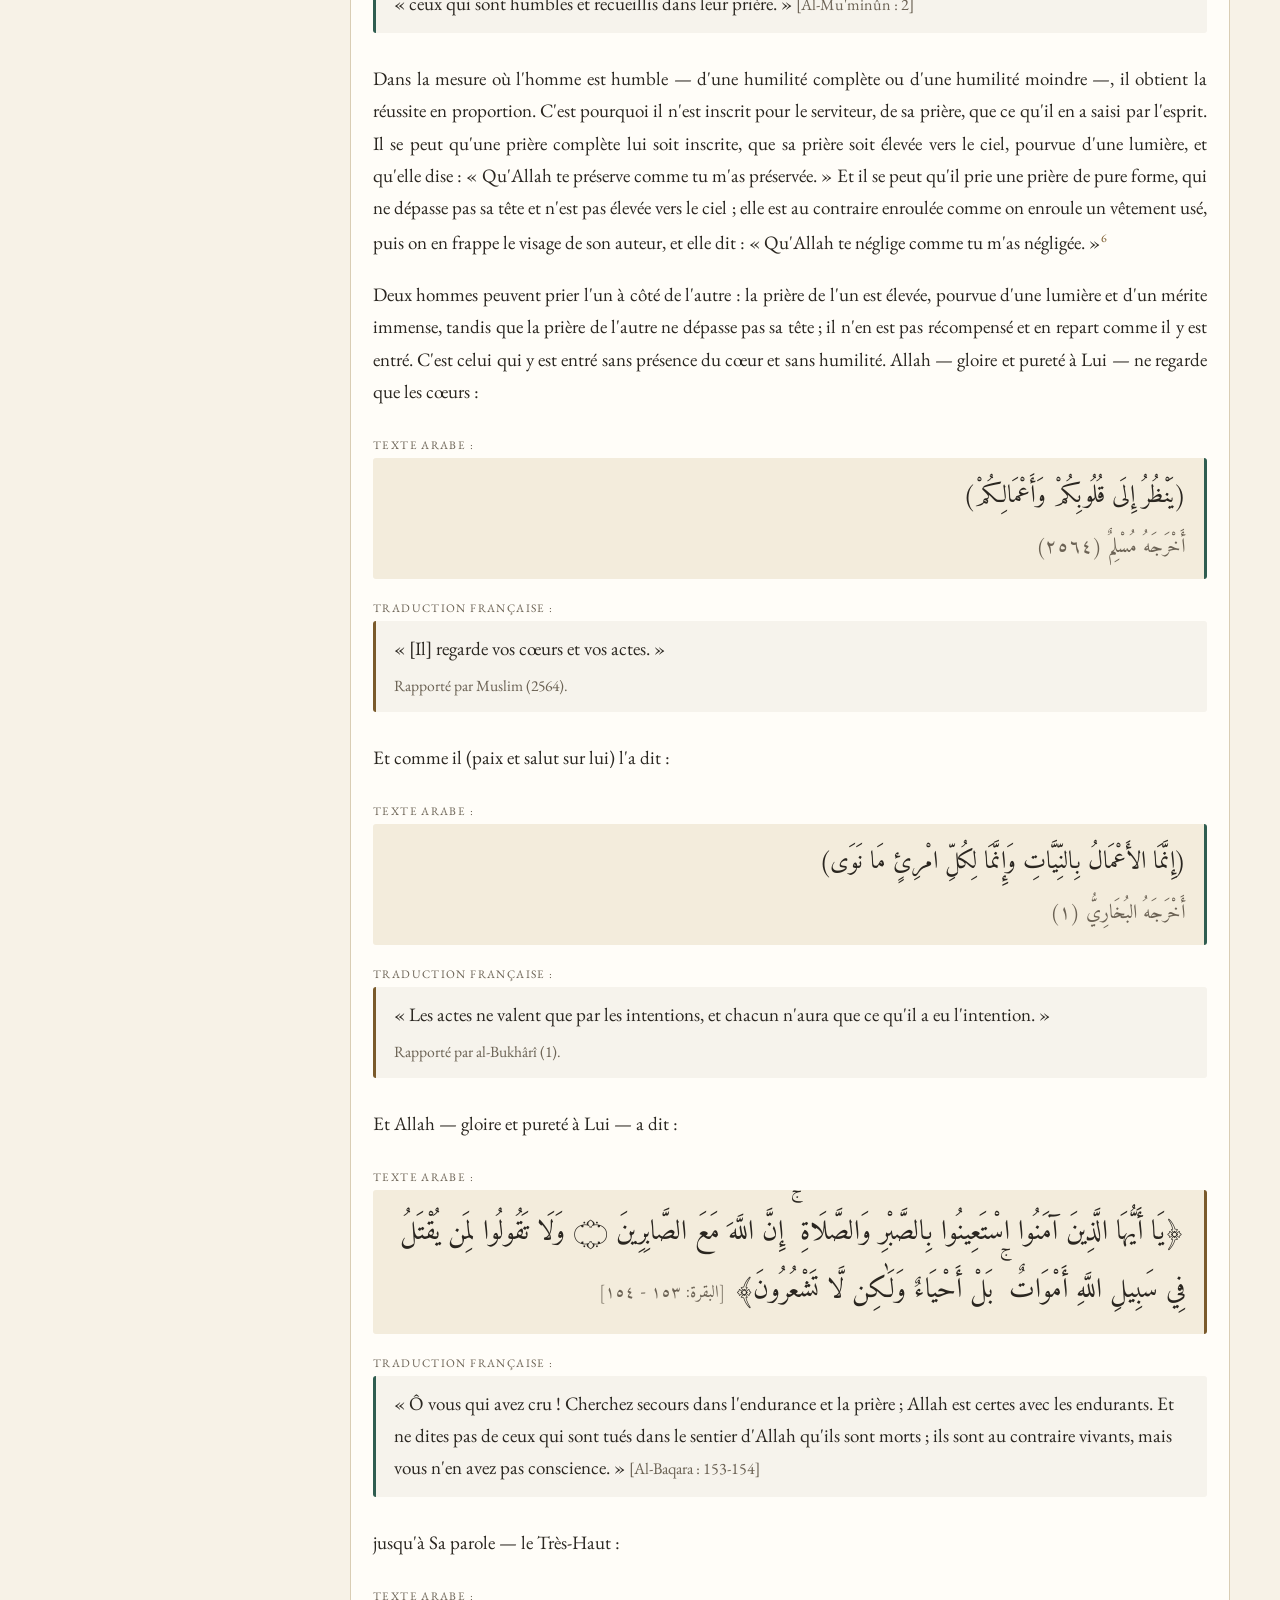
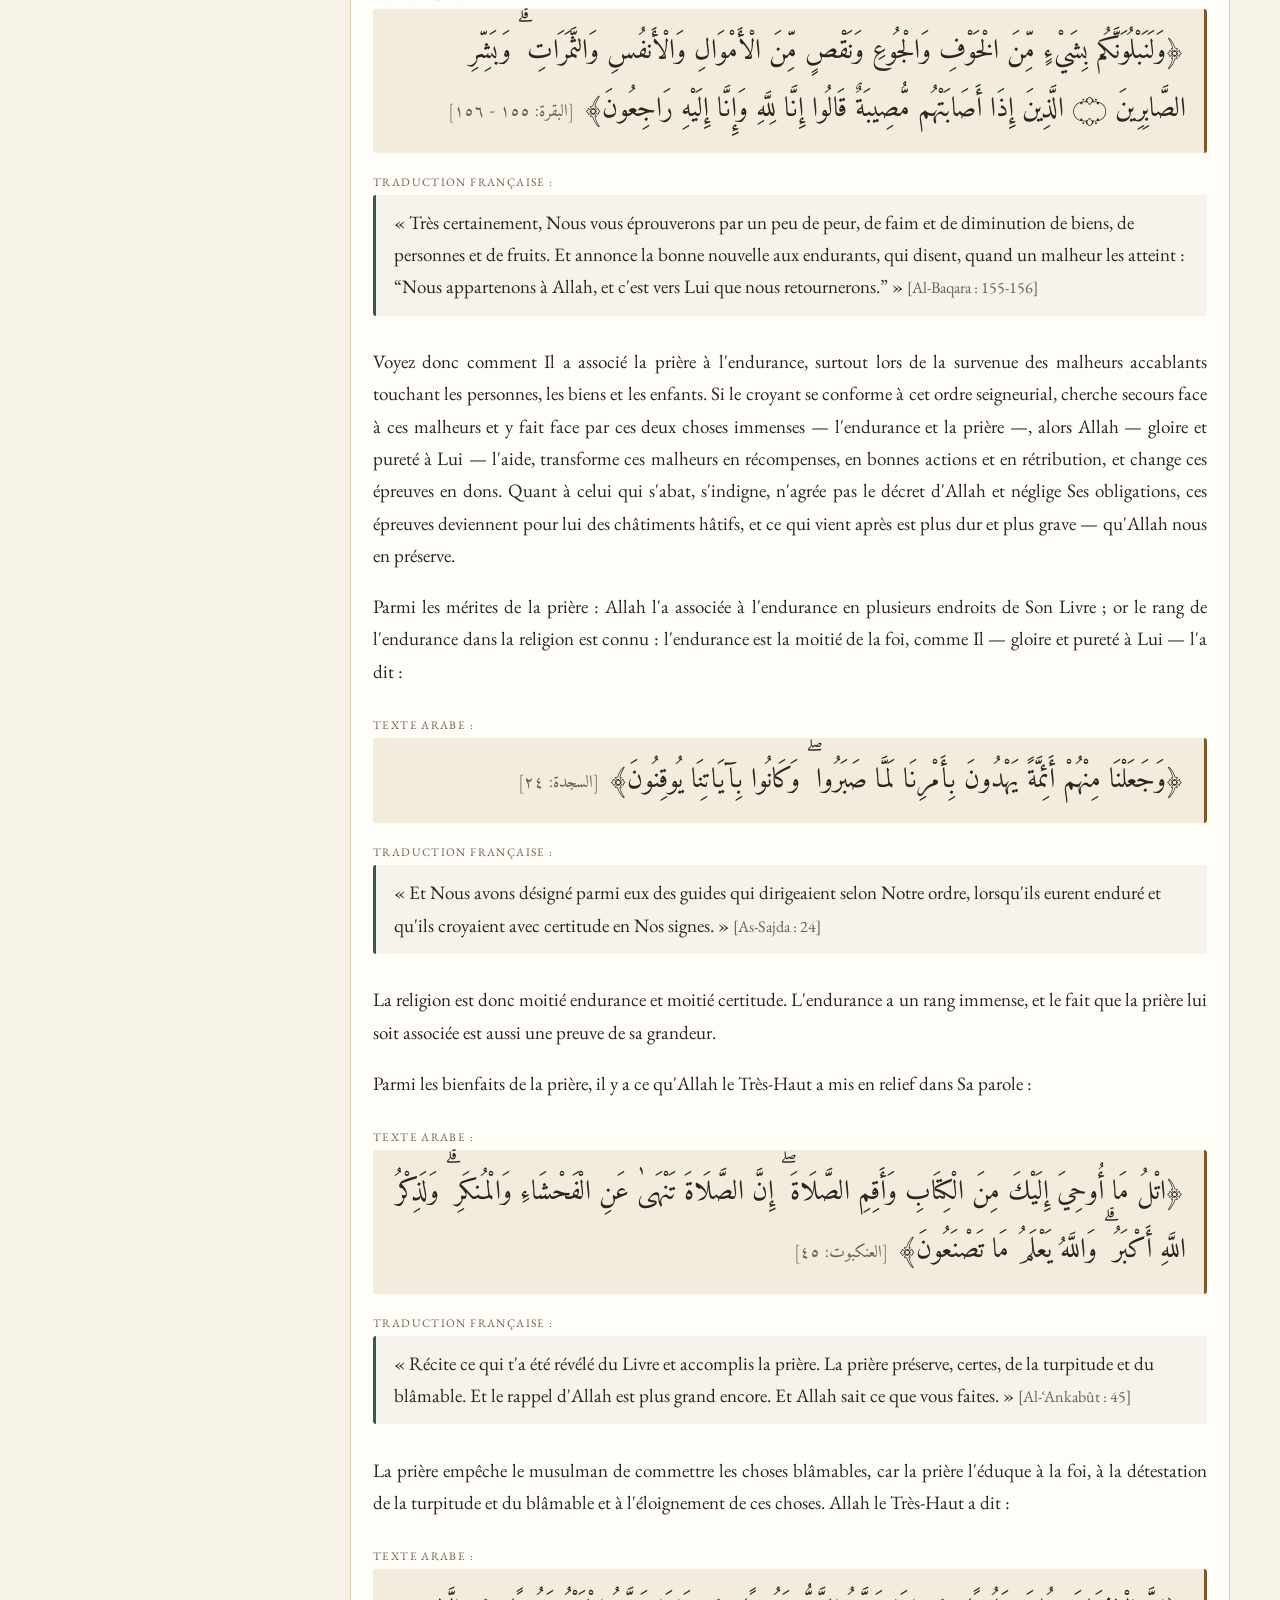
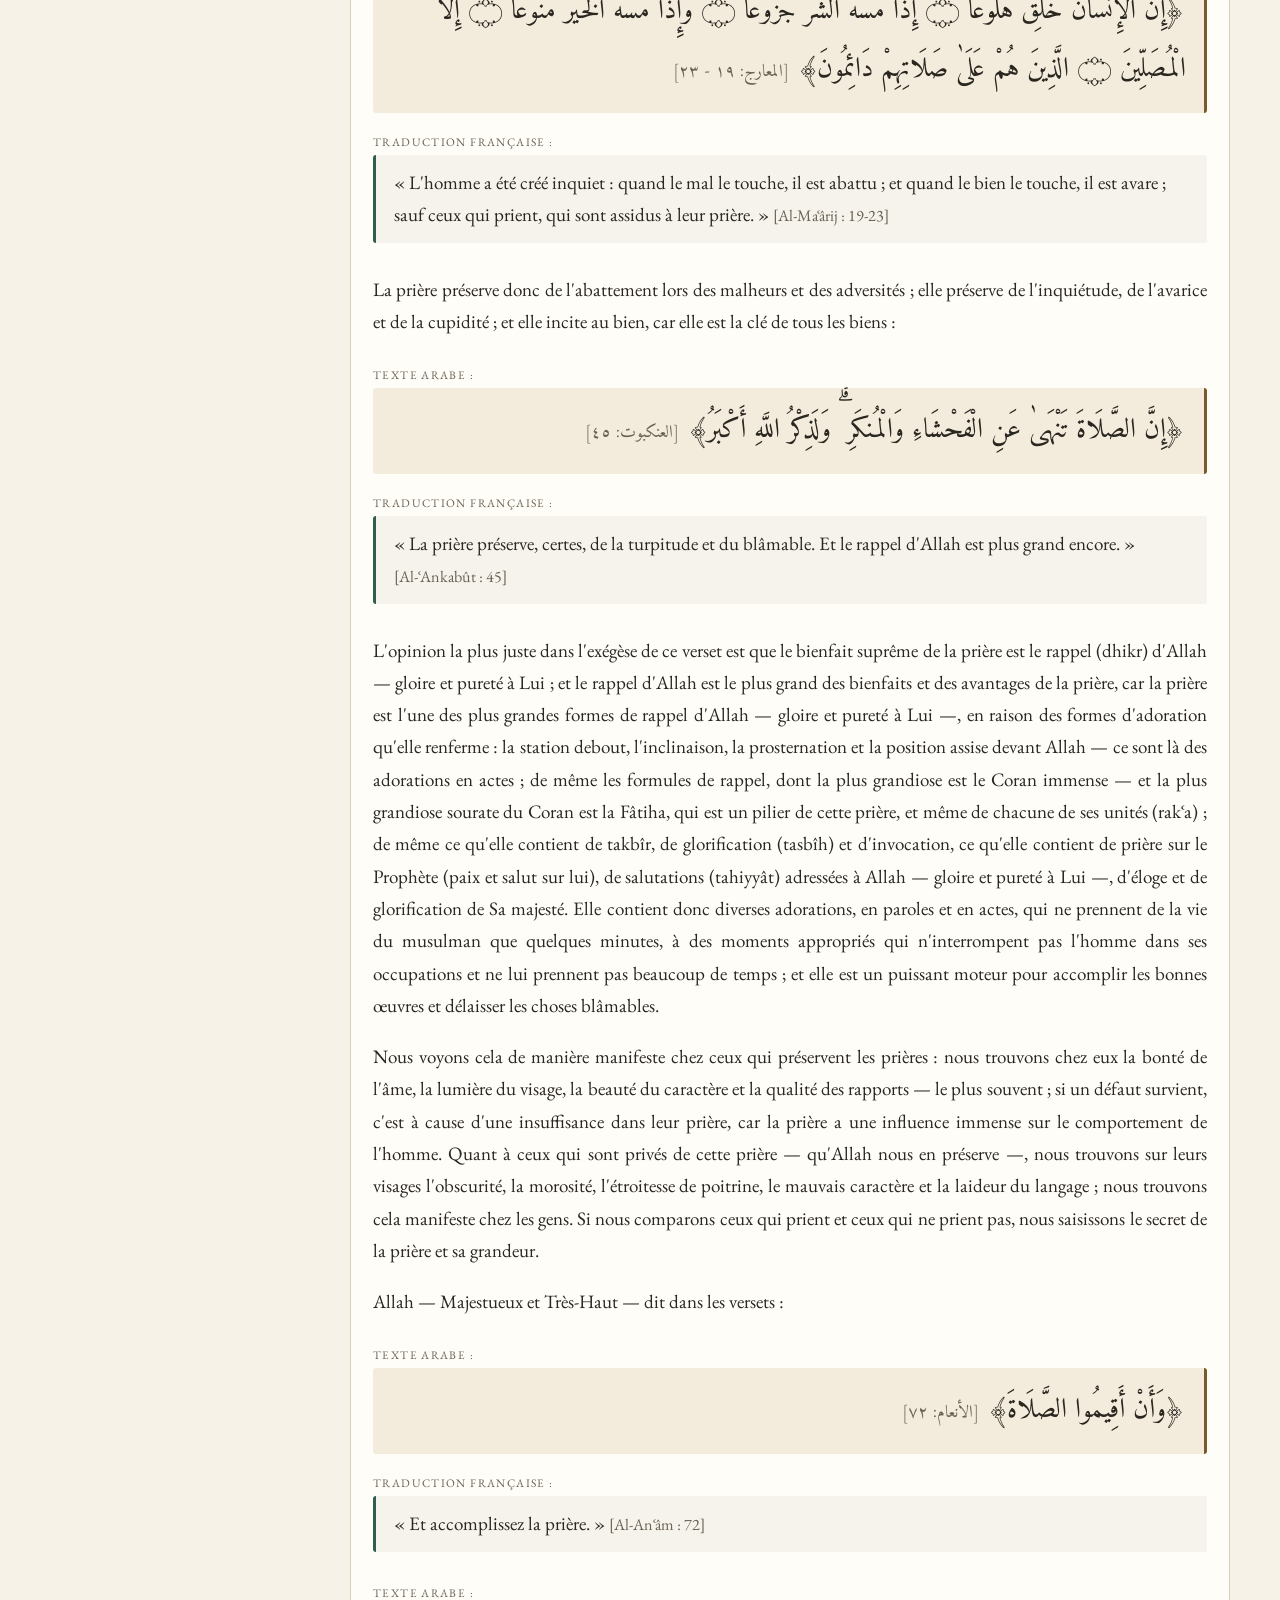
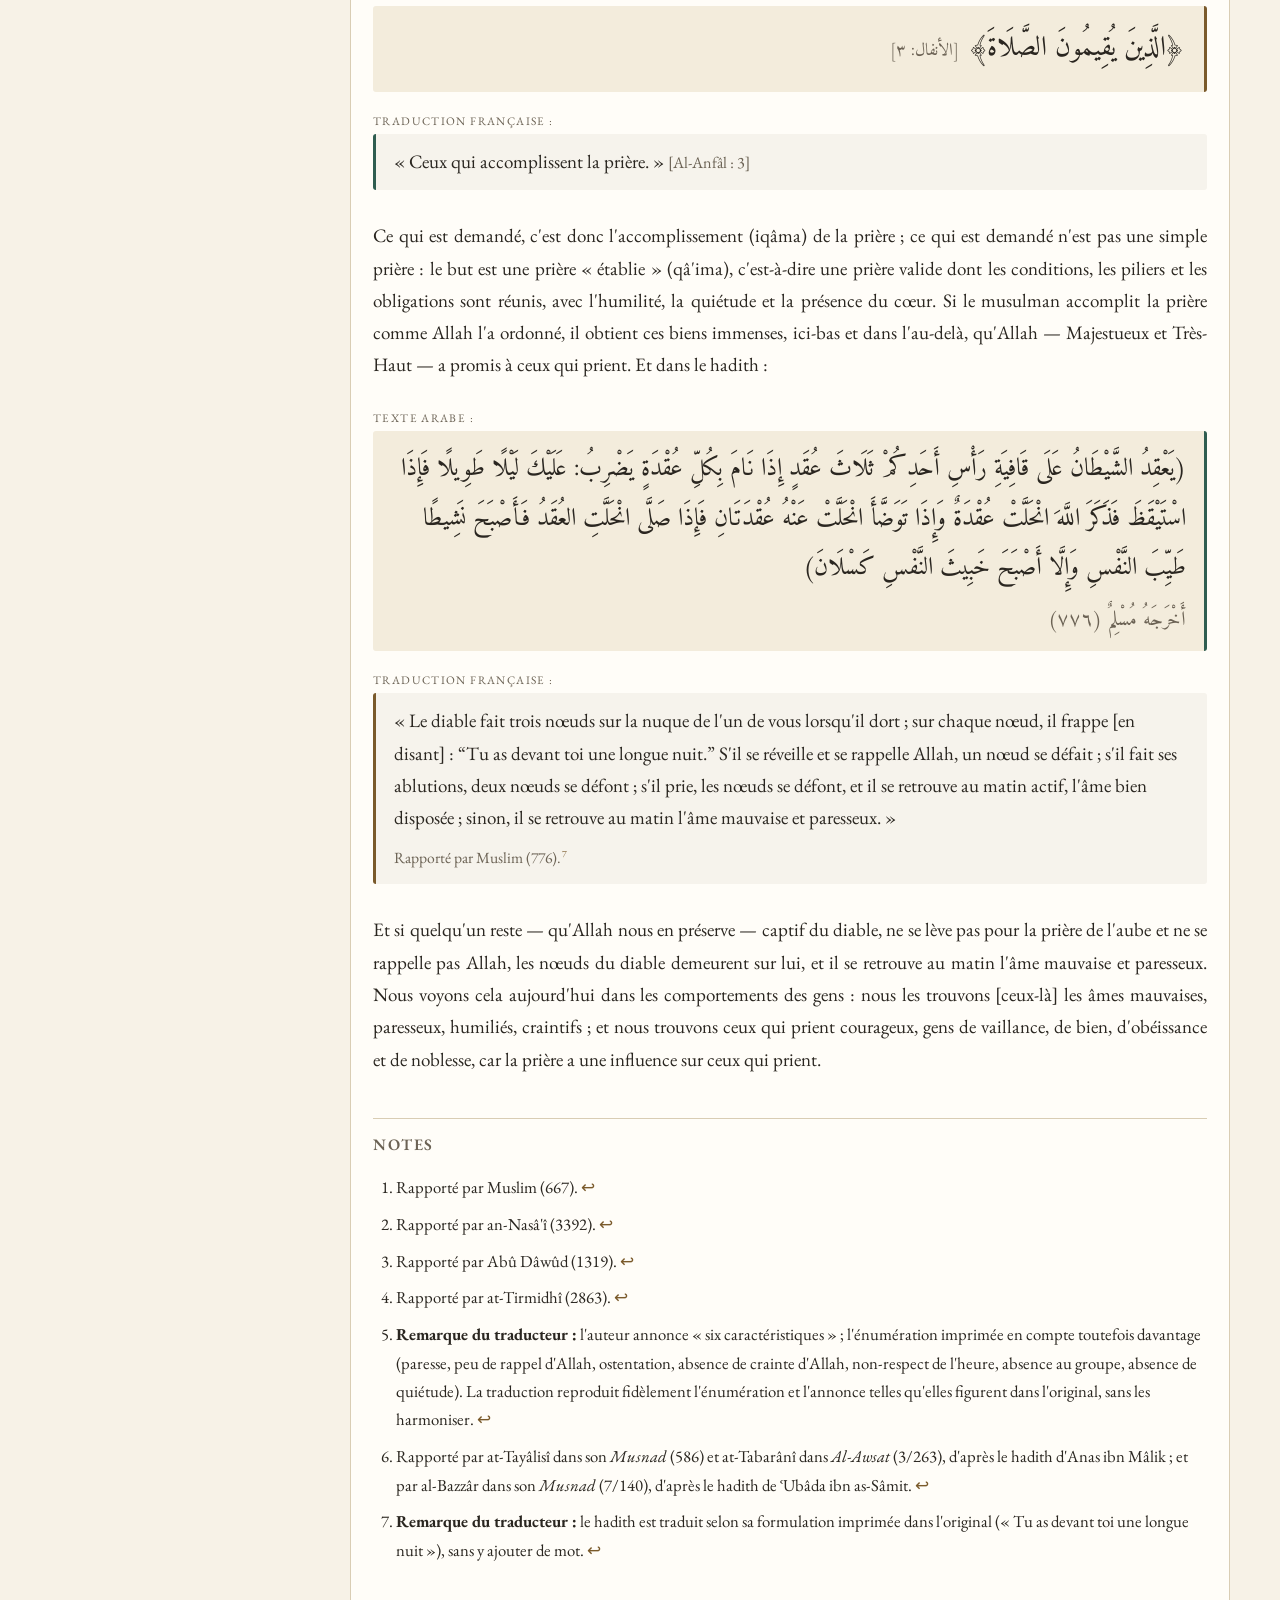
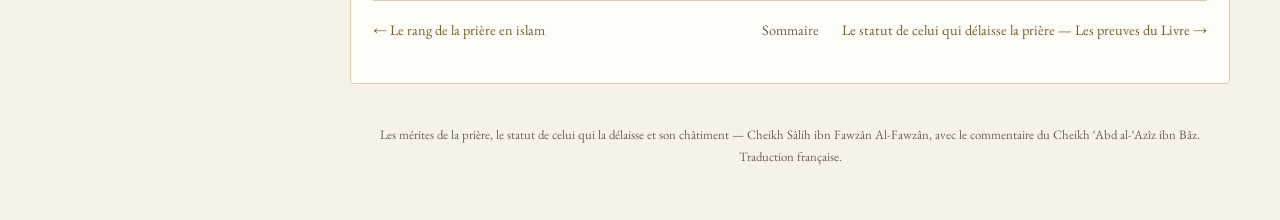
<file: 04-merites-de-la-priere.html>
<!DOCTYPE html>
<html lang="fr">
<head>
<meta charset="utf-8">
<meta name="viewport" content="width=device-width, initial-scale=1">
<title>Les mérites de la prière — Fadâ'il as-Salât</title>
<link rel="preconnect" href="https://fonts.googleapis.com">
<link rel="preconnect" href="https://fonts.gstatic.com" crossorigin>
<link href="https://fonts.googleapis.com/css2?family=Amiri:ital,wght@0,400;0,700;1,400&family=EB+Garamond:ital,wght@0,400;0,600;1,400&display=swap" rel="stylesheet">
<link rel="stylesheet" href="style.css">
</head>
<body>
<div id="progression" aria-hidden="true"></div>
<header class="bandeau">
  <button type="button" id="ouvrir-lat" class="ouvrir-lat" aria-label="Ouvrir le sommaire" aria-controls="lateral">☰</button>
  <a class="marque" href="index.html"><span class="marque-ar" lang="ar" dir="rtl">فَضَائِلُ الصَّلَاةِ</span><span class="marque-fr">Les mérites de la prière</span></a>
  <div class="outils">
    <button type="button" id="moins" title="Réduire le texte" aria-label="Réduire le texte">A−</button>
    <button type="button" id="plus" title="Agrandir le texte" aria-label="Agrandir le texte">A+</button>
    <button type="button" id="theme" title="Changer de thème" aria-label="Changer de thème">◐</button>
  </div>
</header>
<div class="mise-en-page">
<aside class="lateral" id="lateral" aria-label="Sommaire">
  <div class="lat-tete"><p class="lat-livre">Sommaire</p><button type="button" id="fermer-lat" class="fermer-lat" aria-label="Fermer le sommaire">✕</button></div>
  <nav><ol class="lat-liste"><li class="" data-page="index.html"><a href="index.html"><span class="lat-titre">Introduction</span><span class="lu" aria-hidden="true">✓</span></a></li><li class="" data-page="01-presentation.html"><a href="01-presentation.html"><span class="lat-num">Chapitre 1</span><span class="lat-titre">Présentation</span><span class="lu" aria-hidden="true">✓</span></a></li><li class="" data-page="02-preambule.html"><a href="02-preambule.html"><span class="lat-num">Chapitre 2</span><span class="lat-titre">Préambule</span><span class="lu" aria-hidden="true">✓</span></a></li><li class="" data-page="03-rang-de-la-priere.html"><a href="03-rang-de-la-priere.html"><span class="lat-num">Chapitre 3</span><span class="lat-titre">Le rang de la prière en islam</span><span class="lu" aria-hidden="true">✓</span></a></li><li class="actif" data-page="04-merites-de-la-priere.html"><a href="04-merites-de-la-priere.html" aria-current="page"><span class="lat-num">Chapitre 4</span><span class="lat-titre">Les mérites de la prière</span><span class="lu" aria-hidden="true">✓</span></a><ol class="sous"><li><a href="#notes">Notes</a></li></ol></li><li class="" data-page="05-statut-de-celui-qui-delaisse.html"><a href="05-statut-de-celui-qui-delaisse.html"><span class="lat-num">Chapitre 5</span><span class="lat-titre">Le statut de celui qui délaisse la prière — Les preuves du Livre</span><span class="lu" aria-hidden="true">✓</span></a></li><li class="" data-page="06-preuves-de-la-sunna.html"><a href="06-preuves-de-la-sunna.html"><span class="lat-num">Chapitre 6</span><span class="lat-titre">Les preuves tirées de la Sunna</span><span class="lu" aria-hidden="true">✓</span></a></li><li class="" data-page="07-commentaire-ibn-baz.html"><a href="07-commentaire-ibn-baz.html"><span class="lat-num">Chapitre 7</span><span class="lat-titre">Commentaire de Son Éminence l'imam ʿAbd al-ʿAzîz ibn Bâz</span><span class="lu" aria-hidden="true">✓</span></a></li></ol></nav>
  <div class="lat-pied">
    <div class="lat-prog"><div class="lat-prog-barre" id="lat-prog-barre"></div></div>
    <p id="lat-prog-texte" class="lat-prog-texte">Aucun chapitre lu</p>
    <button type="button" id="reinit" class="reinit">Réinitialiser la progression</button>
  </div>
</aside>
<div class="voile" id="voile" hidden></div>
<div class="colonne">
<main class="page" data-page="04-merites-de-la-priere.html">
<article>
<p class="surtitre">Chapitre 4</p>
<h1>Les mérites de la prière</h1>
<p class="titre-ar" lang="ar" dir="rtl">فَضَائِلُ الصَّلَاةِ</p>
<div class="filet"></div>
<p>Parmi ses mérites : Allah — gloire et pureté à Lui — expie les petits péchés de celui qui la préserve et l'accomplit, comme l'a dit le Prophète (paix et salut sur lui) :</p>
<div class="citation">
<p class="etiquette">Texte arabe :</p>
<blockquote class="bloc-ar bloc-hadith" dir="rtl" lang="ar"><p>(الصَّلَوَاتُ الخَمْسُ وَالجُمُعَةُ إِلَى الجُمُعَةِ وَرَمَضَانُ إِلَى رَمَضَانَ مُكَفِّرَاتٌ مَا بَيْنَهُنَّ إِذَا اجْتُنِبَتِ الكَبَائِرُ)</p><span class="source-ar">أَخْرَجَهُ مُسْلِمٌ (٢٣٣)</span></blockquote>

<p class="etiquette">Traduction française :</p>
<blockquote class="bloc-fr bloc-hadith" lang="fr"><p>« Les cinq prières, d'un vendredi au vendredi suivant et d'un Ramadan au Ramadan suivant, expient ce qui est entre eux, tant que les grands péchés sont évités. »</p><span class="source-fr">Rapporté par Muslim (233).</span></blockquote>
</div>

<p>Et le Très-Haut a dit :</p>
<div class="citation">
<p class="etiquette">Texte arabe :</p>
<blockquote class="bloc-ar" dir="rtl" lang="ar"><p>﴿وَأَقِمِ الصَّلَاةَ طَرَفَيِ النَّهَارِ وَزُلَفًا مِّنَ اللَّيْلِ ۚ إِنَّ الْحَسَنَاتِ يُذْهِبْنَ السَّيِّئَاتِ ۚ ذَٰلِكَ ذِكْرَىٰ لِلذَّاكِرِينَ﴾ <span class="ref-ar">[هود: ١١٤]</span></p></blockquote>

<p class="etiquette">Traduction française :</p>
<blockquote class="bloc-fr" lang="fr"><p>« Et accomplis la prière aux deux extrémités du jour et à certaines heures de la nuit. Les bonnes actions dissipent les mauvaises. Voilà un rappel pour ceux qui se rappellent. » <span class="ref-fr">[Hûd : 114]</span></p></blockquote>
</div>

<p>Le Prophète (paix et salut sur lui) l'a comparée à une rivière qui coule à la porte de l'un de nous, dans laquelle il se laverait cinq fois par jour et par nuit : il ne resterait rien de sa crasse — c'est-à-dire de sa saleté. De même, quiconque préserve la prière et l'accomplit, Allah expie par elle ses fautes<sup class="appel"><a href="#n1" id="a1">1</a></sup> — c'est-à-dire les petits péchés. Quant aux grands péchés, le repentir est indispensable, comme Allah le Très-Haut l'a dit :</p>
<div class="citation">
<p class="etiquette">Texte arabe :</p>
<blockquote class="bloc-ar" dir="rtl" lang="ar"><p>﴿إِن تَجْتَنِبُوا كَبَائِرَ مَا تُنْهَوْنَ عَنْهُ نُكَفِّرْ عَنكُمْ سَيِّئَاتِكُمْ﴾ <span class="ref-ar">[النساء: ٣١]</span></p></blockquote>

<p class="etiquette">Traduction française :</p>
<blockquote class="bloc-fr" lang="fr"><p>« Si vous évitez les grands péchés qui vous sont interdits, Nous effacerons vos mauvaises actions. » <span class="ref-fr">[An-Nisâ' : 31]</span></p></blockquote>
</div>

<p>Et il (paix et salut sur lui) a dit :</p>
<div class="citation">
<p class="etiquette">Texte arabe :</p>
<blockquote class="bloc-ar bloc-hadith" dir="rtl" lang="ar"><p>(الصَّلَوَاتُ الخَمْسُ وَالجُمُعَةُ إِلَى الجُمُعَةِ وَرَمَضَانُ إِلَى رَمَضَانَ مُكَفِّرَاتٌ مَا بَيْنَهُنَّ إِذَا اجْتُنِبَتِ الكَبَائِرُ)</p></blockquote>

<p class="etiquette">Traduction française :</p>
<blockquote class="bloc-fr bloc-hadith" lang="fr"><p>« Les cinq prières, d'un vendredi au vendredi suivant et d'un Ramadan au Ramadan suivant, expient ce qui est entre eux, tant que les grands péchés sont évités. »</p><span class="source-fr">[Hadith déjà cité : Muslim (233).]</span></blockquote>
</div>

<p>C'est là l'un des plus grands mérites de la prière. L'homme, en cette vie, est exposé à l'erreur et exposé aux mauvaises actions ; mais s'il accomplit les causes par lesquelles Allah expie ses fautes, Allah — gloire et pureté à Lui — expie ses fautes comme Il l'a promis ; et le plus grand des moyens d'expiation des fautes, ce sont les cinq prières, si le musulman les préserve.</p>
<p>La prière est la fraîcheur de l'œil du Prophète (paix et salut sur lui)<sup class="appel"><a href="#n2" id="a2">2</a></sup>. Il — que la prière et le salut soient sur lui — y trouvait le repos face aux soucis et aux occupations de ce bas monde : lorsqu'une affaire l'accablait, il priait<sup class="appel"><a href="#n3" id="a3">3</a></sup>. Et il (paix et salut sur lui) a dit :</p>
<div class="citation">
<p class="etiquette">Texte arabe :</p>
<blockquote class="bloc-ar bloc-hadith" dir="rtl" lang="ar"><p>(يَا بِلَالُ أَقِمِ الصَّلَاةَ، أَرِحْنَا بِهَا)</p><span class="source-ar">أَخْرَجَهُ أَبُو دَاوُدَ (٤٩٨٥)</span></blockquote>

<p class="etiquette">Traduction française :</p>
<blockquote class="bloc-fr bloc-hadith" lang="fr"><p>« Ô Bilâl, fais l'iqâma de la prière : procure-nous par elle le repos. »</p><span class="source-fr">Rapporté par Abû Dâwûd (4985).</span></blockquote>
</div>

<p>Il n'a pas dit : « Délivre-nous d'elle. » Il — que la prière et le salut soient sur lui — trouvait donc le repos lorsqu'il entrait dans la prière, car il entrait auprès de son Seigneur — à Lui la puissance et la majesté —, Lui parlait en confidence, L'invoquait, se tenait debout devant Lui, s'inclinait et se prosternait pour Lui. Il entrait ainsi dans une félicité, une joie et un délice qu'aucun autre délice n'égale.</p>
<p>Allah — gloire et pureté à Lui — a ordonné de chercher secours dans la prière face aux difficultés de la vie. Le Très-Haut a dit :</p>
<div class="citation">
<p class="etiquette">Texte arabe :</p>
<blockquote class="bloc-ar" dir="rtl" lang="ar"><p>﴿وَاسْتَعِينُوا بِالصَّبْرِ وَالصَّلَاةِ ۚ وَإِنَّهَا لَكَبِيرَةٌ إِلَّا عَلَى الْخَاشِعِينَ﴾ <span class="ref-ar">[البقرة: ٤٥]</span></p></blockquote>

<p class="etiquette">Traduction française :</p>
<blockquote class="bloc-fr" lang="fr"><p>« Et cherchez secours dans l'endurance et la prière ; elle est certes lourde, sauf pour les humbles. » <span class="ref-fr">[Al-Baqara : 45]</span></p></blockquote>
</div>

<p>Il a ordonné de chercher secours dans l'endurance (as-sabr), qui consiste à retenir l'âme de l'abattement (al-jazaʿ) et du mécontentement envers le décret et la destinée d'Allah ; [elle comprend aussi] l'endurance dans l'obéissance à Allah et l'endurance à l'égard des interdits d'Allah. Les types d'endurance sont donc trois :</p>
<p>l'endurance dans l'obéissance à Allah, en astreignant son âme à accomplir l'obéissance à Allah — à Lui la puissance et la majesté — et à la préserver ;</p>
<p>l'endurance à l'égard des interdits d'Allah, en retenant son âme des péchés — et cela exige un surcroît d'endurance, car l'âme incite sans cesse au mal, sauf celle à qui mon Seigneur fait miséricorde ; l'homme a donc besoin d'endurer avec lui-même et de lutter avec constance pour la retenir des passions interdites ;</p>
<p>et l'endurance face aux décrets douloureux d'Allah qui s'abattent sur le serviteur : il ne prononce alors que du bien, n'agit que pour le bien, ne s'abat pas et ne manifeste pas de mécontentement.</p>
<p>Avec l'endurance sous ses trois formes, il cherche secours dans la prière, car par la prière Allah dissipe les soucis et soulage les angoisses ; elle est un lien avec Allah — gloire à Lui.</p>
<p>Que pensez-vous d'un serviteur qui se met en lien avec son Seigneur cinq fois par jour et par nuit : il L'invoque, L'implore, Lui demande et se réfugie auprès de Lui, en plus des prières surérogatoires (nawâfil) qu'il y ajoute — pour celui qu'Allah y aide ? Et Allah est Proche, Il répond [aux invocations], gloire et pureté à Lui.</p>
<p>Allah tourne Son noble Visage vers le visage de celui qui prie, tant que celui-ci ne se détourne pas dans sa prière — que ce soit par son cœur ou par son corps ; s'il se détourne, Allah se détourne de lui<sup class="appel"><a href="#n4" id="a4">4</a></sup>. Mais tant qu'il se tourne vers Allah par son cœur, son corps, sa parole et ses actes, Allah — Majestueux et Très-Haut — se tourne vers lui dans sa prière. Et quelle station est plus grandiose que de te tenir debout devant Allah, alors qu'Allah se tourne vers toi et entend ton invocation, ton imploration et tes confidences, avec Sa proximité de toi — gloire et pureté à Lui —, Sa générosité, Sa largesse, Sa bienfaisance et Sa bonté ? Tu te tiens devant Lui cinq fois, surtout si tu es angoissé ou en proie à une difficulté : le chemin le plus proche pour toi afin de dénouer cette difficulté, c'est la prière. Tu te tiens devant Lui par les prières obligatoires, et par les surérogatoires aussi.</p>
<p>Allah — gloire et pureté à Lui — dit :</p>
<div class="citation">
<p class="etiquette">Texte arabe :</p>
<blockquote class="bloc-ar" dir="rtl" lang="ar"><p>﴿وَإِنَّهَا لَكَبِيرَةٌ﴾ يَعْنِي الصَّلَاةَ ﴿إِلَّا عَلَى الْخَاشِعِينَ ۝ الَّذِينَ يَظُنُّونَ أَنَّهُم مُّلَاقُو رَبِّهِمْ وَأَنَّهُمْ إِلَيْهِ رَاجِعُونَ﴾ <span class="ref-ar">[البقرة: ٤٥ - ٤٦]</span></p></blockquote>

<p class="etiquette">Traduction française :</p>
<blockquote class="bloc-fr" lang="fr"><p>« Elle est certes lourde » — c'est-à-dire la prière — « sauf pour les humbles, qui ont la certitude de rencontrer leur Seigneur et de retourner vers Lui. » <span class="ref-fr">[Al-Baqara : 45-46]</span></p></blockquote>
</div>

<p>Celui qui est humble dans sa prière est celui qui y trouve du délice : elle est la fraîcheur de son œil et le lien de son cœur avec son Seigneur. Quant à celui qui n'est pas humble dans sa prière, il ne trouve pas ce délice, et la prière est pour lui une prison et une détention, car il n'y trouve aucun délice, n'en perçoit pas le secret et ne trouve pas son effet sur son cœur. Elle n'est pour lui que de simples mouvements physiques, un simple fait de se lever et de s'asseoir, sans goûter à son secret et à sa sagesse. C'est pourquoi la prière lui est pesante :</p>
<div class="citation">
<p class="etiquette">Texte arabe :</p>
<blockquote class="bloc-ar" dir="rtl" lang="ar"><p>﴿وَإِنَّهَا لَكَبِيرَةٌ إِلَّا عَلَى الْخَاشِعِينَ﴾ <span class="ref-ar">[البقرة: ٤٥]</span></p></blockquote>

<p class="etiquette">Traduction française :</p>
<blockquote class="bloc-fr" lang="fr"><p>« Elle est certes lourde, sauf pour les humbles. » <span class="ref-fr">[Al-Baqara : 45]</span></p></blockquote>
</div>

<p>C'est pourquoi rien n'est plus pénible que la prière pour les gens de l'hypocrisie et de la paresse, comme l'a dit le Prophète (paix et salut sur lui) :</p>
<div class="citation">
<p class="etiquette">Texte arabe :</p>
<blockquote class="bloc-ar bloc-hadith" dir="rtl" lang="ar"><p>(إِنَّ أَثْقَلَ صَلَاةٍ عَلَى المُنَافِقِينَ صَلَاةُ العِشَاءِ وَصَلَاةُ الفَجْرِ)</p><span class="source-ar">أَخْرَجَهُ مُسْلِمٌ (٦٥١)</span></blockquote>

<p class="etiquette">Traduction française :</p>
<blockquote class="bloc-fr bloc-hadith" lang="fr"><p>« La prière la plus pénible pour les hypocrites est la prière de la nuit (al-ʿIchâ') et la prière de l'aube (al-Fajr). »</p><span class="source-fr">Rapporté par Muslim (651).</span></blockquote>
</div>

<p>Car les hypocrites n'ont pas de foi dans leur cœur et ne viennent pas à la prière par adoration, mais seulement par complaisance et ostentation :</p>
<div class="citation">
<p class="etiquette">Texte arabe :</p>
<blockquote class="bloc-ar" dir="rtl" lang="ar"><p>﴿إِنَّ الْمُنَافِقِينَ يُخَادِعُونَ اللَّهَ وَهُوَ خَادِعُهُمْ وَإِذَا قَامُوا إِلَى الصَّلَاةِ قَامُوا كُسَالَىٰ يُرَاءُونَ النَّاسَ وَلَا يَذْكُرُونَ اللَّهَ إِلَّا قَلِيلًا﴾ <span class="ref-ar">[النساء: ١٤٢]</span></p></blockquote>

<p class="etiquette">Traduction française :</p>
<blockquote class="bloc-fr" lang="fr"><p>« Les hypocrites cherchent à tromper Allah, mais c'est Lui qui retourne leur tromperie contre eux. Lorsqu'ils se lèvent pour la prière, ils se lèvent avec paresse, par ostentation envers les gens, et ne se rappellent Allah que peu. » <span class="ref-fr">[An-Nisâ' : 142]</span></p></blockquote>
</div>

<p>Ce sont six caractéristiques qu'Allah — gloire et pureté à Lui — a mentionnées, et que le Prophète (paix et salut sur lui) a mentionnées, au sujet de la prière des hypocrites : ils ne s'y lèvent qu'avec paresse ; ils n'y invoquent Allah que peu ; ils y font preuve d'ostentation envers les gens ; ils ne craignent pas Allah — gloire et pureté à Lui ; ils ne l'accomplissent pas à son heure ; ils ne l'accomplissent pas avec le groupe ; et ils n'y observent pas la quiétude, mais ne font que la picorer<sup class="appel"><a href="#n5" id="a5">5</a></sup>. Telles sont six caractéristiques de la prière des hypocrites — qu'Allah nous en préserve. Nous demandons à Allah de nous en préserver, nous et vous.</p>
<p>Quant à la prière des croyants, c'est une prière qui se caractérise par la servitude, la soumission à Allah — gloire et pureté à Lui — et l'humilité recueillie (al-khuchûʿ). Celui qui n'est pas humble dans sa prière n'y trouve jamais de délice ; la sérénité de l'homme n'est que dans son cœur. C'est pourquoi Allah — gloire et pureté à Lui — dit :</p>
<div class="citation">
<p class="etiquette">Texte arabe :</p>
<blockquote class="bloc-ar" dir="rtl" lang="ar"><p>﴿قَدْ أَفْلَحَ الْمُؤْمِنُونَ ۝ الَّذِينَ هُمْ فِي صَلَاتِهِمْ خَاشِعُونَ﴾ <span class="ref-ar">[المؤمنون: ١ - ٢]</span></p></blockquote>

<p class="etiquette">Traduction française :</p>
<blockquote class="bloc-fr" lang="fr"><p>« Ont réussi, certes, les croyants, ceux qui sont humbles et recueillis dans leur prière. » <span class="ref-fr">[Al-Mu'minûn : 1-2]</span></p></blockquote>
</div>

<p>Il a donc fait dépendre la réussite de l'humilité : celui qui n'est pas humble dans sa prière n'a aucune part à la réussite, même s'il a prié en apparence et accompli des mouvements extérieurs, car Allah a fait dépendre cette réussite de l'humilité :</p>
<div class="citation">
<p class="etiquette">Texte arabe :</p>
<blockquote class="bloc-ar" dir="rtl" lang="ar"><p>﴿الَّذِينَ هُمْ فِي صَلَاتِهِمْ خَاشِعُونَ﴾ <span class="ref-ar">[المؤمنون: ٢]</span></p></blockquote>

<p class="etiquette">Traduction française :</p>
<blockquote class="bloc-fr" lang="fr"><p>« ceux qui sont humbles et recueillis dans leur prière. » <span class="ref-fr">[Al-Mu'minûn : 2]</span></p></blockquote>
</div>

<p>Dans la mesure où l'homme est humble — d'une humilité complète ou d'une humilité moindre —, il obtient la réussite en proportion. C'est pourquoi il n'est inscrit pour le serviteur, de sa prière, que ce qu'il en a saisi par l'esprit. Il se peut qu'une prière complète lui soit inscrite, que sa prière soit élevée vers le ciel, pourvue d'une lumière, et qu'elle dise : « Qu'Allah te préserve comme tu m'as préservée. » Et il se peut qu'il prie une prière de pure forme, qui ne dépasse pas sa tête et n'est pas élevée vers le ciel ; elle est au contraire enroulée comme on enroule un vêtement usé, puis on en frappe le visage de son auteur, et elle dit : « Qu'Allah te néglige comme tu m'as négligée. »<sup class="appel"><a href="#n6" id="a6">6</a></sup></p>
<p>Deux hommes peuvent prier l'un à côté de l'autre : la prière de l'un est élevée, pourvue d'une lumière et d'un mérite immense, tandis que la prière de l'autre ne dépasse pas sa tête ; il n'en est pas récompensé et en repart comme il y est entré. C'est celui qui y est entré sans présence du cœur et sans humilité. Allah — gloire et pureté à Lui — ne regarde que les cœurs :</p>
<div class="citation">
<p class="etiquette">Texte arabe :</p>
<blockquote class="bloc-ar bloc-hadith" dir="rtl" lang="ar"><p>(يَنْظُرُ إِلَى قُلُوبِكُمْ وَأَعْمَالِكُمْ)</p><span class="source-ar">أَخْرَجَهُ مُسْلِمٌ (٢٥٦٤)</span></blockquote>

<p class="etiquette">Traduction française :</p>
<blockquote class="bloc-fr bloc-hadith" lang="fr"><p>« [Il] regarde vos cœurs et vos actes. »</p><span class="source-fr">Rapporté par Muslim (2564).</span></blockquote>
</div>

<p>Et comme il (paix et salut sur lui) l'a dit :</p>
<div class="citation">
<p class="etiquette">Texte arabe :</p>
<blockquote class="bloc-ar bloc-hadith" dir="rtl" lang="ar"><p>(إِنَّمَا الأَعْمَالُ بِالنِّيَّاتِ وَإِنَّمَا لِكُلِّ امْرِئٍ مَا نَوَى)</p><span class="source-ar">أَخْرَجَهُ البُخَارِيُّ (١)</span></blockquote>

<p class="etiquette">Traduction française :</p>
<blockquote class="bloc-fr bloc-hadith" lang="fr"><p>« Les actes ne valent que par les intentions, et chacun n'aura que ce qu'il a eu l'intention. »</p><span class="source-fr">Rapporté par al-Bukhârî (1).</span></blockquote>
</div>

<p>Et Allah — gloire et pureté à Lui — a dit :</p>
<div class="citation">
<p class="etiquette">Texte arabe :</p>
<blockquote class="bloc-ar" dir="rtl" lang="ar"><p>﴿يَا أَيُّهَا الَّذِينَ آمَنُوا اسْتَعِينُوا بِالصَّبْرِ وَالصَّلَاةِ ۚ إِنَّ اللَّهَ مَعَ الصَّابِرِينَ ۝ وَلَا تَقُولُوا لِمَن يُقْتَلُ فِي سَبِيلِ اللَّهِ أَمْوَاتٌ ۚ بَلْ أَحْيَاءٌ وَلَٰكِن لَّا تَشْعُرُونَ﴾ <span class="ref-ar">[البقرة: ١٥٣ - ١٥٤]</span></p></blockquote>

<p class="etiquette">Traduction française :</p>
<blockquote class="bloc-fr" lang="fr"><p>« Ô vous qui avez cru ! Cherchez secours dans l'endurance et la prière ; Allah est certes avec les endurants. Et ne dites pas de ceux qui sont tués dans le sentier d'Allah qu'ils sont morts ; ils sont au contraire vivants, mais vous n'en avez pas conscience. » <span class="ref-fr">[Al-Baqara : 153-154]</span></p></blockquote>
</div>

<p>jusqu'à Sa parole — le Très-Haut :</p>
<div class="citation">
<p class="etiquette">Texte arabe :</p>
<blockquote class="bloc-ar" dir="rtl" lang="ar"><p>﴿وَلَنَبْلُوَنَّكُم بِشَيْءٍ مِّنَ الْخَوْفِ وَالْجُوعِ وَنَقْصٍ مِّنَ الْأَمْوَالِ وَالْأَنفُسِ وَالثَّمَرَاتِ ۗ وَبَشِّرِ الصَّابِرِينَ ۝ الَّذِينَ إِذَا أَصَابَتْهُم مُّصِيبَةٌ قَالُوا إِنَّا لِلَّهِ وَإِنَّا إِلَيْهِ رَاجِعُونَ﴾ <span class="ref-ar">[البقرة: ١٥٥ - ١٥٦]</span></p></blockquote>

<p class="etiquette">Traduction française :</p>
<blockquote class="bloc-fr" lang="fr"><p>« Très certainement, Nous vous éprouverons par un peu de peur, de faim et de diminution de biens, de personnes et de fruits. Et annonce la bonne nouvelle aux endurants, qui disent, quand un malheur les atteint : “Nous appartenons à Allah, et c'est vers Lui que nous retournerons.” » <span class="ref-fr">[Al-Baqara : 155-156]</span></p></blockquote>
</div>

<p>Voyez donc comment Il a associé la prière à l'endurance, surtout lors de la survenue des malheurs accablants touchant les personnes, les biens et les enfants. Si le croyant se conforme à cet ordre seigneurial, cherche secours face à ces malheurs et y fait face par ces deux choses immenses — l'endurance et la prière —, alors Allah — gloire et pureté à Lui — l'aide, transforme ces malheurs en récompenses, en bonnes actions et en rétribution, et change ces épreuves en dons. Quant à celui qui s'abat, s'indigne, n'agrée pas le décret d'Allah et néglige Ses obligations, ces épreuves deviennent pour lui des châtiments hâtifs, et ce qui vient après est plus dur et plus grave — qu'Allah nous en préserve.</p>
<p>Parmi les mérites de la prière : Allah l'a associée à l'endurance en plusieurs endroits de Son Livre ; or le rang de l'endurance dans la religion est connu : l'endurance est la moitié de la foi, comme Il — gloire et pureté à Lui — l'a dit :</p>
<div class="citation">
<p class="etiquette">Texte arabe :</p>
<blockquote class="bloc-ar" dir="rtl" lang="ar"><p>﴿وَجَعَلْنَا مِنْهُمْ أَئِمَّةً يَهْدُونَ بِأَمْرِنَا لَمَّا صَبَرُوا ۖ وَكَانُوا بِآيَاتِنَا يُوقِنُونَ﴾ <span class="ref-ar">[السجدة: ٢٤]</span></p></blockquote>

<p class="etiquette">Traduction française :</p>
<blockquote class="bloc-fr" lang="fr"><p>« Et Nous avons désigné parmi eux des guides qui dirigeaient selon Notre ordre, lorsqu'ils eurent enduré et qu'ils croyaient avec certitude en Nos signes. » <span class="ref-fr">[As-Sajda : 24]</span></p></blockquote>
</div>

<p>La religion est donc moitié endurance et moitié certitude. L'endurance a un rang immense, et le fait que la prière lui soit associée est aussi une preuve de sa grandeur.</p>
<p>Parmi les bienfaits de la prière, il y a ce qu'Allah le Très-Haut a mis en relief dans Sa parole :</p>
<div class="citation">
<p class="etiquette">Texte arabe :</p>
<blockquote class="bloc-ar" dir="rtl" lang="ar"><p>﴿اتْلُ مَا أُوحِيَ إِلَيْكَ مِنَ الْكِتَابِ وَأَقِمِ الصَّلَاةَ ۖ إِنَّ الصَّلَاةَ تَنْهَىٰ عَنِ الْفَحْشَاءِ وَالْمُنكَرِ ۗ وَلَذِكْرُ اللَّهِ أَكْبَرُ ۗ وَاللَّهُ يَعْلَمُ مَا تَصْنَعُونَ﴾ <span class="ref-ar">[العنكبوت: ٤٥]</span></p></blockquote>

<p class="etiquette">Traduction française :</p>
<blockquote class="bloc-fr" lang="fr"><p>« Récite ce qui t'a été révélé du Livre et accomplis la prière. La prière préserve, certes, de la turpitude et du blâmable. Et le rappel d'Allah est plus grand encore. Et Allah sait ce que vous faites. » <span class="ref-fr">[Al-ʿAnkabût : 45]</span></p></blockquote>
</div>

<p>La prière empêche le musulman de commettre les choses blâmables, car la prière l'éduque à la foi, à la détestation de la turpitude et du blâmable et à l'éloignement de ces choses. Allah le Très-Haut a dit :</p>
<div class="citation">
<p class="etiquette">Texte arabe :</p>
<blockquote class="bloc-ar" dir="rtl" lang="ar"><p>﴿إِنَّ الْإِنسَانَ خُلِقَ هَلُوعًا ۝ إِذَا مَسَّهُ الشَّرُّ جَزُوعًا ۝ وَإِذَا مَسَّهُ الْخَيْرُ مَنُوعًا ۝ إِلَّا الْمُصَلِّينَ ۝ الَّذِينَ هُمْ عَلَىٰ صَلَاتِهِمْ دَائِمُونَ﴾ <span class="ref-ar">[المعارج: ١٩ - ٢٣]</span></p></blockquote>

<p class="etiquette">Traduction française :</p>
<blockquote class="bloc-fr" lang="fr"><p>« L'homme a été créé inquiet : quand le mal le touche, il est abattu ; et quand le bien le touche, il est avare ; sauf ceux qui prient, qui sont assidus à leur prière. » <span class="ref-fr">[Al-Maʿârij : 19-23]</span></p></blockquote>
</div>

<p>La prière préserve donc de l'abattement lors des malheurs et des adversités ; elle préserve de l'inquiétude, de l'avarice et de la cupidité ; et elle incite au bien, car elle est la clé de tous les biens :</p>
<div class="citation">
<p class="etiquette">Texte arabe :</p>
<blockquote class="bloc-ar" dir="rtl" lang="ar"><p>﴿إِنَّ الصَّلَاةَ تَنْهَىٰ عَنِ الْفَحْشَاءِ وَالْمُنكَرِ ۗ وَلَذِكْرُ اللَّهِ أَكْبَرُ﴾ <span class="ref-ar">[العنكبوت: ٤٥]</span></p></blockquote>

<p class="etiquette">Traduction française :</p>
<blockquote class="bloc-fr" lang="fr"><p>« La prière préserve, certes, de la turpitude et du blâmable. Et le rappel d'Allah est plus grand encore. » <span class="ref-fr">[Al-ʿAnkabût : 45]</span></p></blockquote>
</div>

<p>L'opinion la plus juste dans l'exégèse de ce verset est que le bienfait suprême de la prière est le rappel (dhikr) d'Allah — gloire et pureté à Lui ; et le rappel d'Allah est le plus grand des bienfaits et des avantages de la prière, car la prière est l'une des plus grandes formes de rappel d'Allah — gloire et pureté à Lui —, en raison des formes d'adoration qu'elle renferme : la station debout, l'inclinaison, la prosternation et la position assise devant Allah — ce sont là des adorations en actes ; de même les formules de rappel, dont la plus grandiose est le Coran immense — et la plus grandiose sourate du Coran est la Fâtiha, qui est un pilier de cette prière, et même de chacune de ses unités (rakʿa) ; de même ce qu'elle contient de takbîr, de glorification (tasbîh) et d'invocation, ce qu'elle contient de prière sur le Prophète (paix et salut sur lui), de salutations (tahiyyât) adressées à Allah — gloire et pureté à Lui —, d'éloge et de glorification de Sa majesté. Elle contient donc diverses adorations, en paroles et en actes, qui ne prennent de la vie du musulman que quelques minutes, à des moments appropriés qui n'interrompent pas l'homme dans ses occupations et ne lui prennent pas beaucoup de temps ; et elle est un puissant moteur pour accomplir les bonnes œuvres et délaisser les choses blâmables.</p>
<p>Nous voyons cela de manière manifeste chez ceux qui préservent les prières : nous trouvons chez eux la bonté de l'âme, la lumière du visage, la beauté du caractère et la qualité des rapports — le plus souvent ; si un défaut survient, c'est à cause d'une insuffisance dans leur prière, car la prière a une influence immense sur le comportement de l'homme. Quant à ceux qui sont privés de cette prière — qu'Allah nous en préserve —, nous trouvons sur leurs visages l'obscurité, la morosité, l'étroitesse de poitrine, le mauvais caractère et la laideur du langage ; nous trouvons cela manifeste chez les gens. Si nous comparons ceux qui prient et ceux qui ne prient pas, nous saisissons le secret de la prière et sa grandeur.</p>
<p>Allah — Majestueux et Très-Haut — dit dans les versets :</p>
<div class="citation">
<p class="etiquette">Texte arabe :</p>
<blockquote class="bloc-ar" dir="rtl" lang="ar"><p>﴿وَأَنْ أَقِيمُوا الصَّلَاةَ﴾ <span class="ref-ar">[الأنعام: ٧٢]</span></p></blockquote>

<p class="etiquette">Traduction française :</p>
<blockquote class="bloc-fr" lang="fr"><p>« Et accomplissez la prière. » <span class="ref-fr">[Al-Anʿâm : 72]</span></p></blockquote>
</div>

<div class="citation">
<p class="etiquette">Texte arabe :</p>
<blockquote class="bloc-ar" dir="rtl" lang="ar"><p>﴿الَّذِينَ يُقِيمُونَ الصَّلَاةَ﴾ <span class="ref-ar">[الأنفال: ٣]</span></p></blockquote>

<p class="etiquette">Traduction française :</p>
<blockquote class="bloc-fr" lang="fr"><p>« Ceux qui accomplissent la prière. » <span class="ref-fr">[Al-Anfâl : 3]</span></p></blockquote>
</div>

<p>Ce qui est demandé, c'est donc l'accomplissement (iqâma) de la prière ; ce qui est demandé n'est pas une simple prière : le but est une prière « établie » (qâ'ima), c'est-à-dire une prière valide dont les conditions, les piliers et les obligations sont réunis, avec l'humilité, la quiétude et la présence du cœur. Si le musulman accomplit la prière comme Allah l'a ordonné, il obtient ces biens immenses, ici-bas et dans l'au-delà, qu'Allah — Majestueux et Très-Haut — a promis à ceux qui prient. Et dans le hadith :</p>
<div class="citation">
<p class="etiquette">Texte arabe :</p>
<blockquote class="bloc-ar bloc-hadith" dir="rtl" lang="ar"><p>(يَعْقِدُ الشَّيْطَانُ عَلَى قَافِيَةِ رَأْسِ أَحَدِكُمْ ثَلَاثَ عُقَدٍ إِذَا نَامَ بِكُلِّ عُقْدَةٍ يَضْرِبُ: عَلَيْكَ لَيْلًا طَوِيلًا فَإِذَا اسْتَيْقَظَ فَذَكَرَ اللَّهَ انْحَلَّتْ عُقْدَةٌ وَإِذَا تَوَضَّأَ انْحَلَّتْ عَنْهُ عُقْدَتَانِ فَإِذَا صَلَّى انْحَلَّتِ العُقَدُ فَأَصْبَحَ نَشِيطًا طَيِّبَ النَّفْسِ وَإِلَّا أَصْبَحَ خَبِيثَ النَّفْسِ كَسْلَانَ)</p><span class="source-ar">أَخْرَجَهُ مُسْلِمٌ (٧٧٦)</span></blockquote>

<p class="etiquette">Traduction française :</p>
<blockquote class="bloc-fr bloc-hadith" lang="fr"><p>« Le diable fait trois nœuds sur la nuque de l'un de vous lorsqu'il dort ; sur chaque nœud, il frappe [en disant] : “Tu as devant toi une longue nuit.” S'il se réveille et se rappelle Allah, un nœud se défait ; s'il fait ses ablutions, deux nœuds se défont ; s'il prie, les nœuds se défont, et il se retrouve au matin actif, l'âme bien disposée ; sinon, il se retrouve au matin l'âme mauvaise et paresseux. »</p><span class="source-fr">Rapporté par Muslim (776).<sup class="appel"><a href="#n7" id="a7">7</a></sup></span></blockquote>
</div>

<p>Et si quelqu'un reste — qu'Allah nous en préserve — captif du diable, ne se lève pas pour la prière de l'aube et ne se rappelle pas Allah, les nœuds du diable demeurent sur lui, et il se retrouve au matin l'âme mauvaise et paresseux. Nous voyons cela aujourd'hui dans les comportements des gens : nous les trouvons [ceux-là] les âmes mauvaises, paresseux, humiliés, craintifs ; et nous trouvons ceux qui prient courageux, gens de vaillance, de bien, d'obéissance et de noblesse, car la prière a une influence sur ceux qui prient.</p>
<section class="notes" id="notes"><h2>Notes</h2>
<ol>
<li id="n1">Rapporté par Muslim (667). <a class="retour" href="#a1" aria-label="Revenir au texte">↩</a></li>
<li id="n2">Rapporté par an-Nasâ'î (3392). <a class="retour" href="#a2" aria-label="Revenir au texte">↩</a></li>
<li id="n3">Rapporté par Abû Dâwûd (1319). <a class="retour" href="#a3" aria-label="Revenir au texte">↩</a></li>
<li id="n4">Rapporté par at-Tirmidhî (2863). <a class="retour" href="#a4" aria-label="Revenir au texte">↩</a></li>
<li id="n5"><b>Remarque du traducteur :</b> l'auteur annonce « six caractéristiques » ; l'énumération imprimée en compte toutefois davantage (paresse, peu de rappel d'Allah, ostentation, absence de crainte d'Allah, non-respect de l'heure, absence au groupe, absence de quiétude). La traduction reproduit fidèlement l'énumération et l'annonce telles qu'elles figurent dans l'original, sans les harmoniser. <a class="retour" href="#a5" aria-label="Revenir au texte">↩</a></li>
<li id="n6">Rapporté par at-Tayâlisî dans son <i>Musnad</i> (586) et at-Tabarânî dans <i>Al-Awsat</i> (3/263), d'après le hadith d'Anas ibn Mâlik ; et par al-Bazzâr dans son <i>Musnad</i> (7/140), d'après le hadith de ʿUbâda ibn as-Sâmit. <a class="retour" href="#a6" aria-label="Revenir au texte">↩</a></li>
<li id="n7"><b>Remarque du traducteur :</b> le hadith est traduit selon sa formulation imprimée dans l'original (« Tu as devant toi une longue nuit »), sans y ajouter de mot. <a class="retour" href="#a7" aria-label="Revenir au texte">↩</a></li>
</ol></section>
</article>
<nav class="pagination">
<a class="prec" href="03-rang-de-la-priere.html">← Le rang de la prière en islam</a>
<a class="sommaire-lien" href="index.html#sommaire">Sommaire</a>
<a class="suiv" href="05-statut-de-celui-qui-delaisse.html">Le statut de celui qui délaisse la prière — Les preuves du Livre →</a>
</nav>
</main>
<footer class="pied">
  <p>Les mérites de la prière, le statut de celui qui la délaisse et son châtiment — Cheikh Sâlih ibn Fawzân Al-Fawzân, avec le commentaire du Cheikh ʿAbd al-ʿAzîz ibn Bâz.<br>Traduction française.</p>
</footer>
</div>
</div>
<button type="button" id="haut" aria-label="Revenir en haut">↑</button>
<script src="script.js"></script>
</body>
</html>
</file>
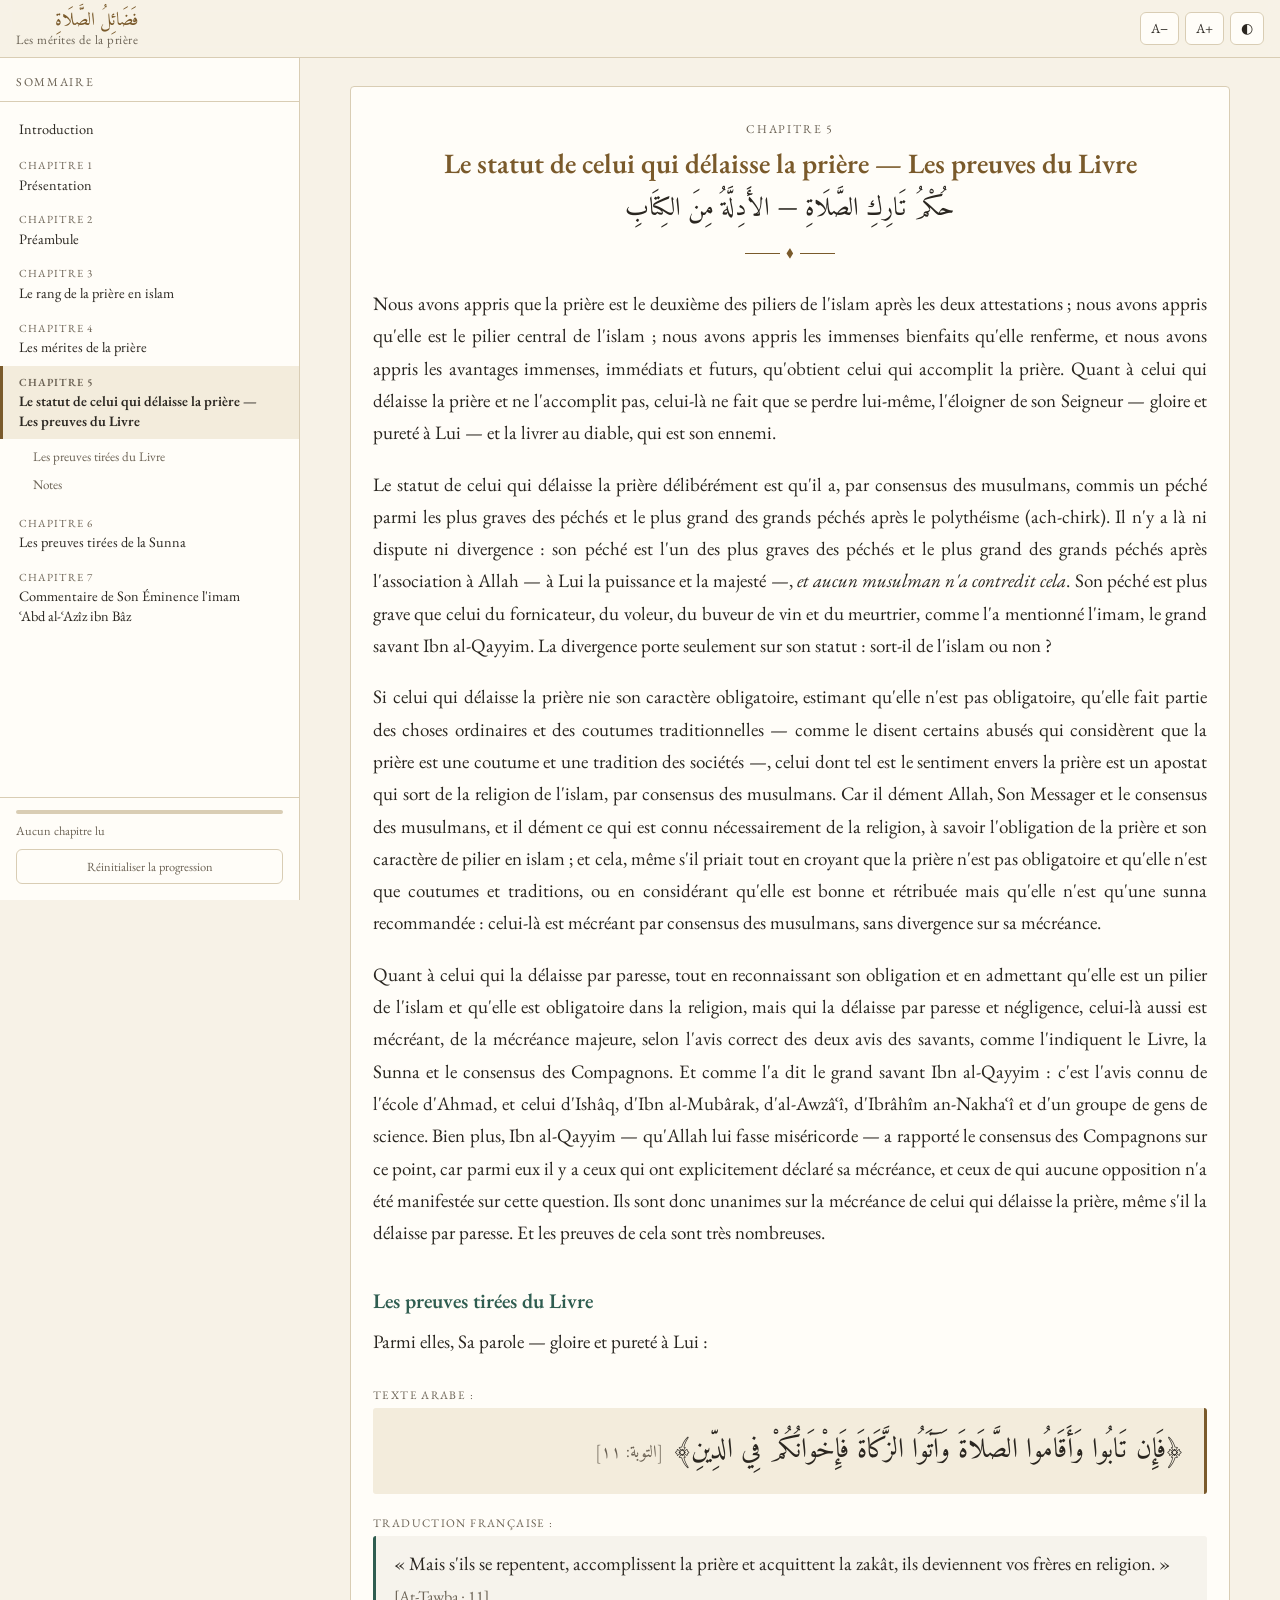
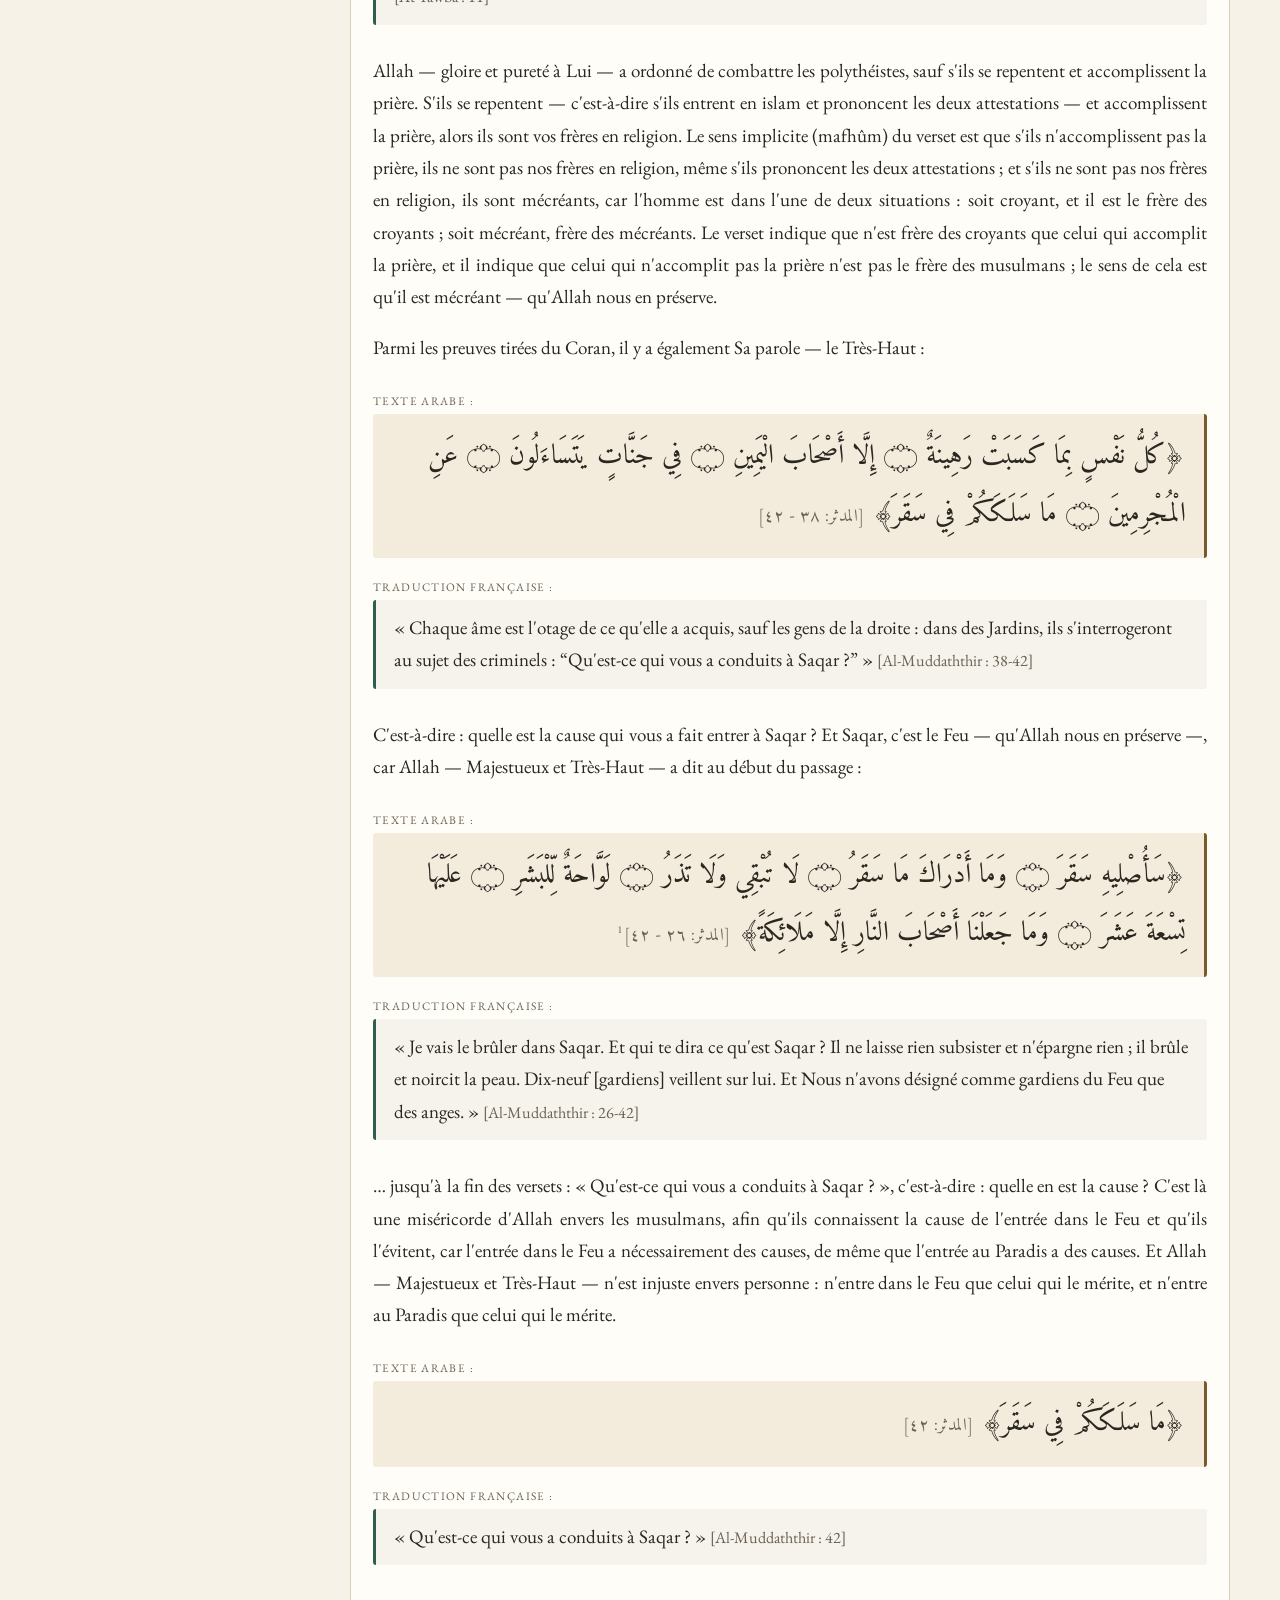
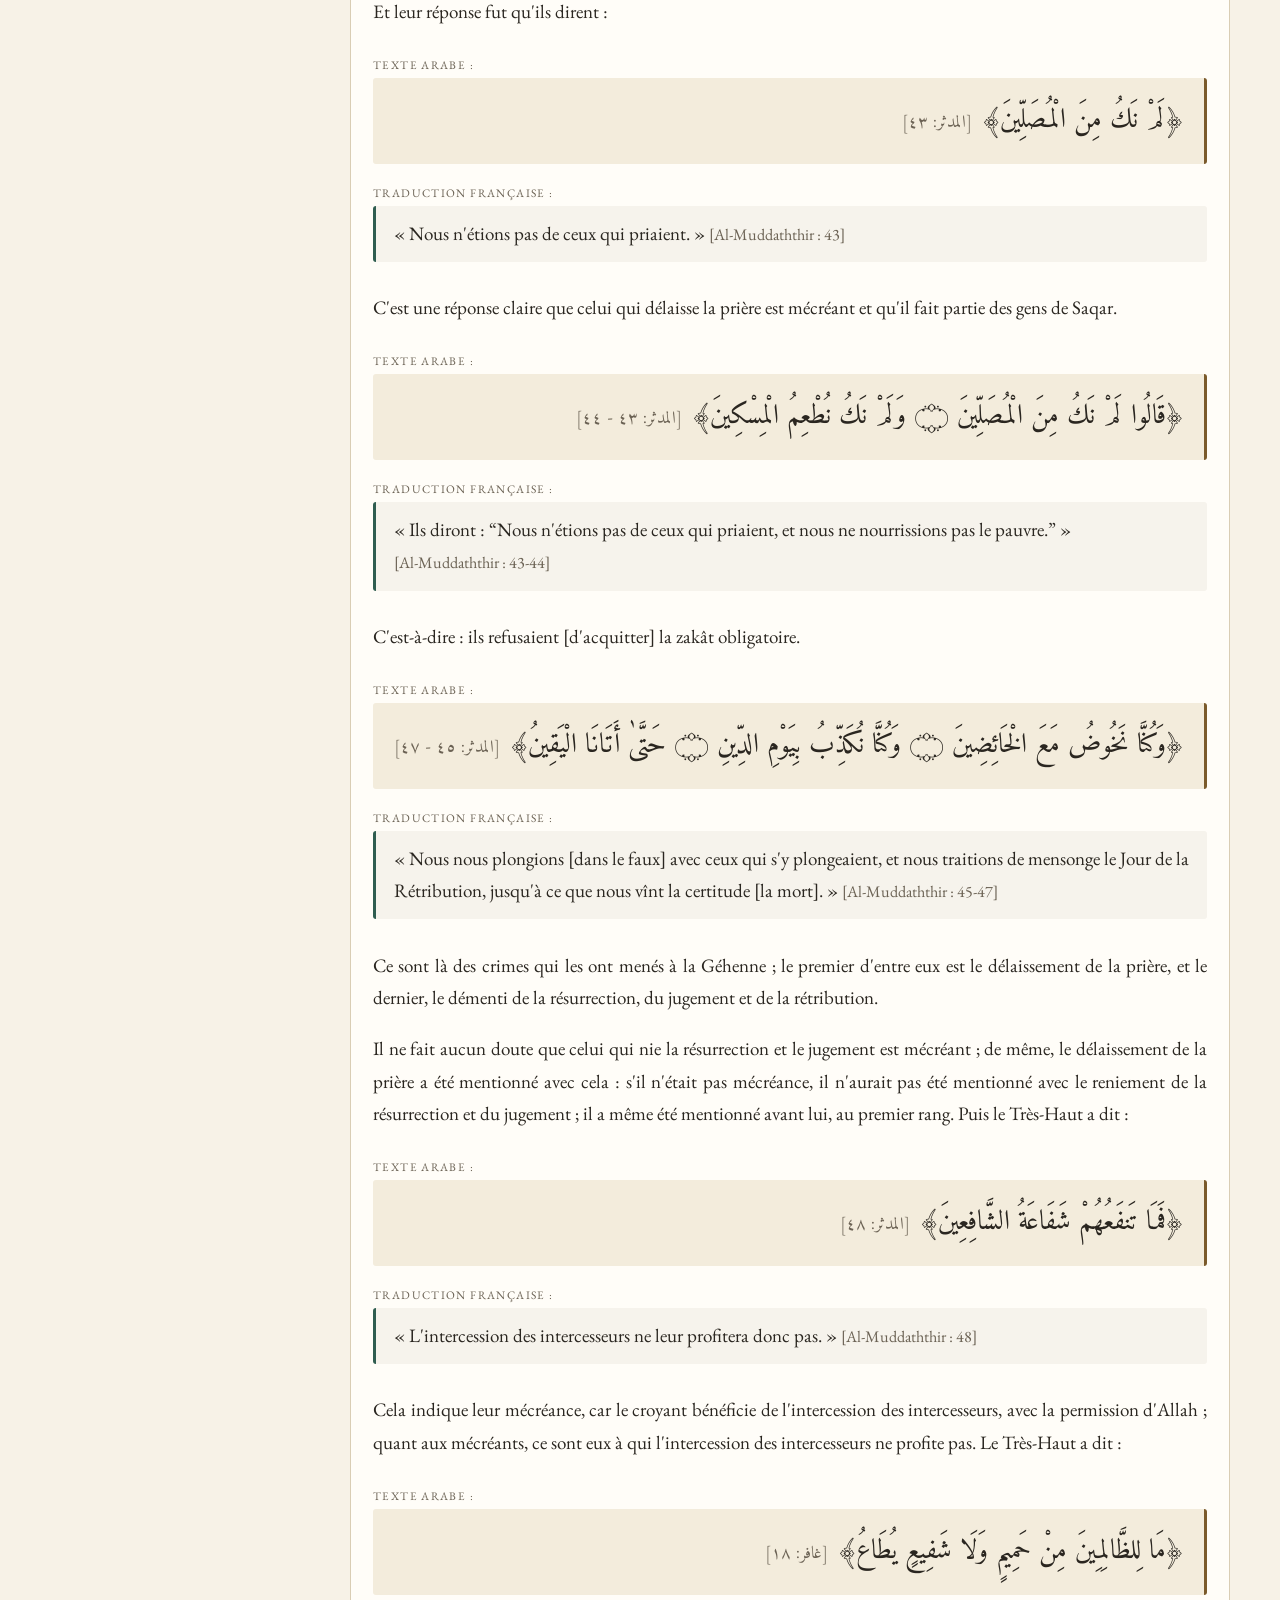
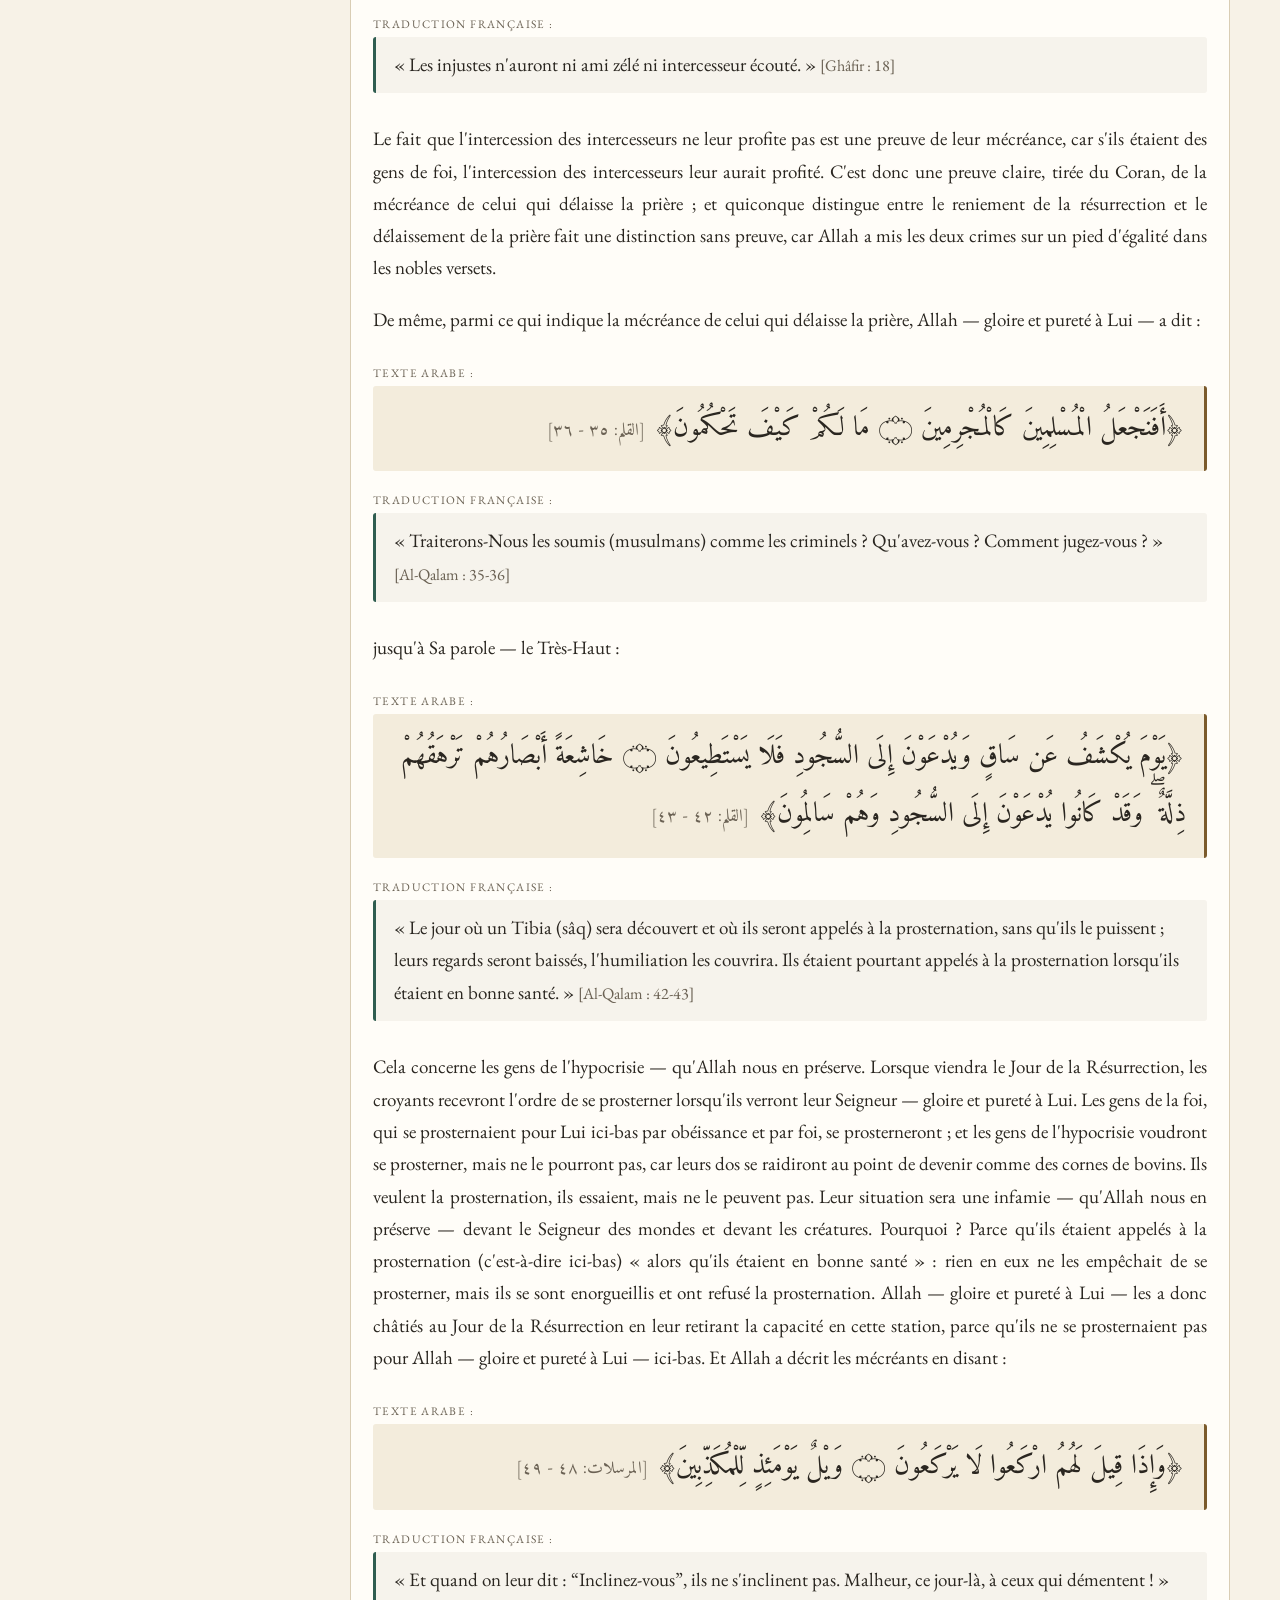
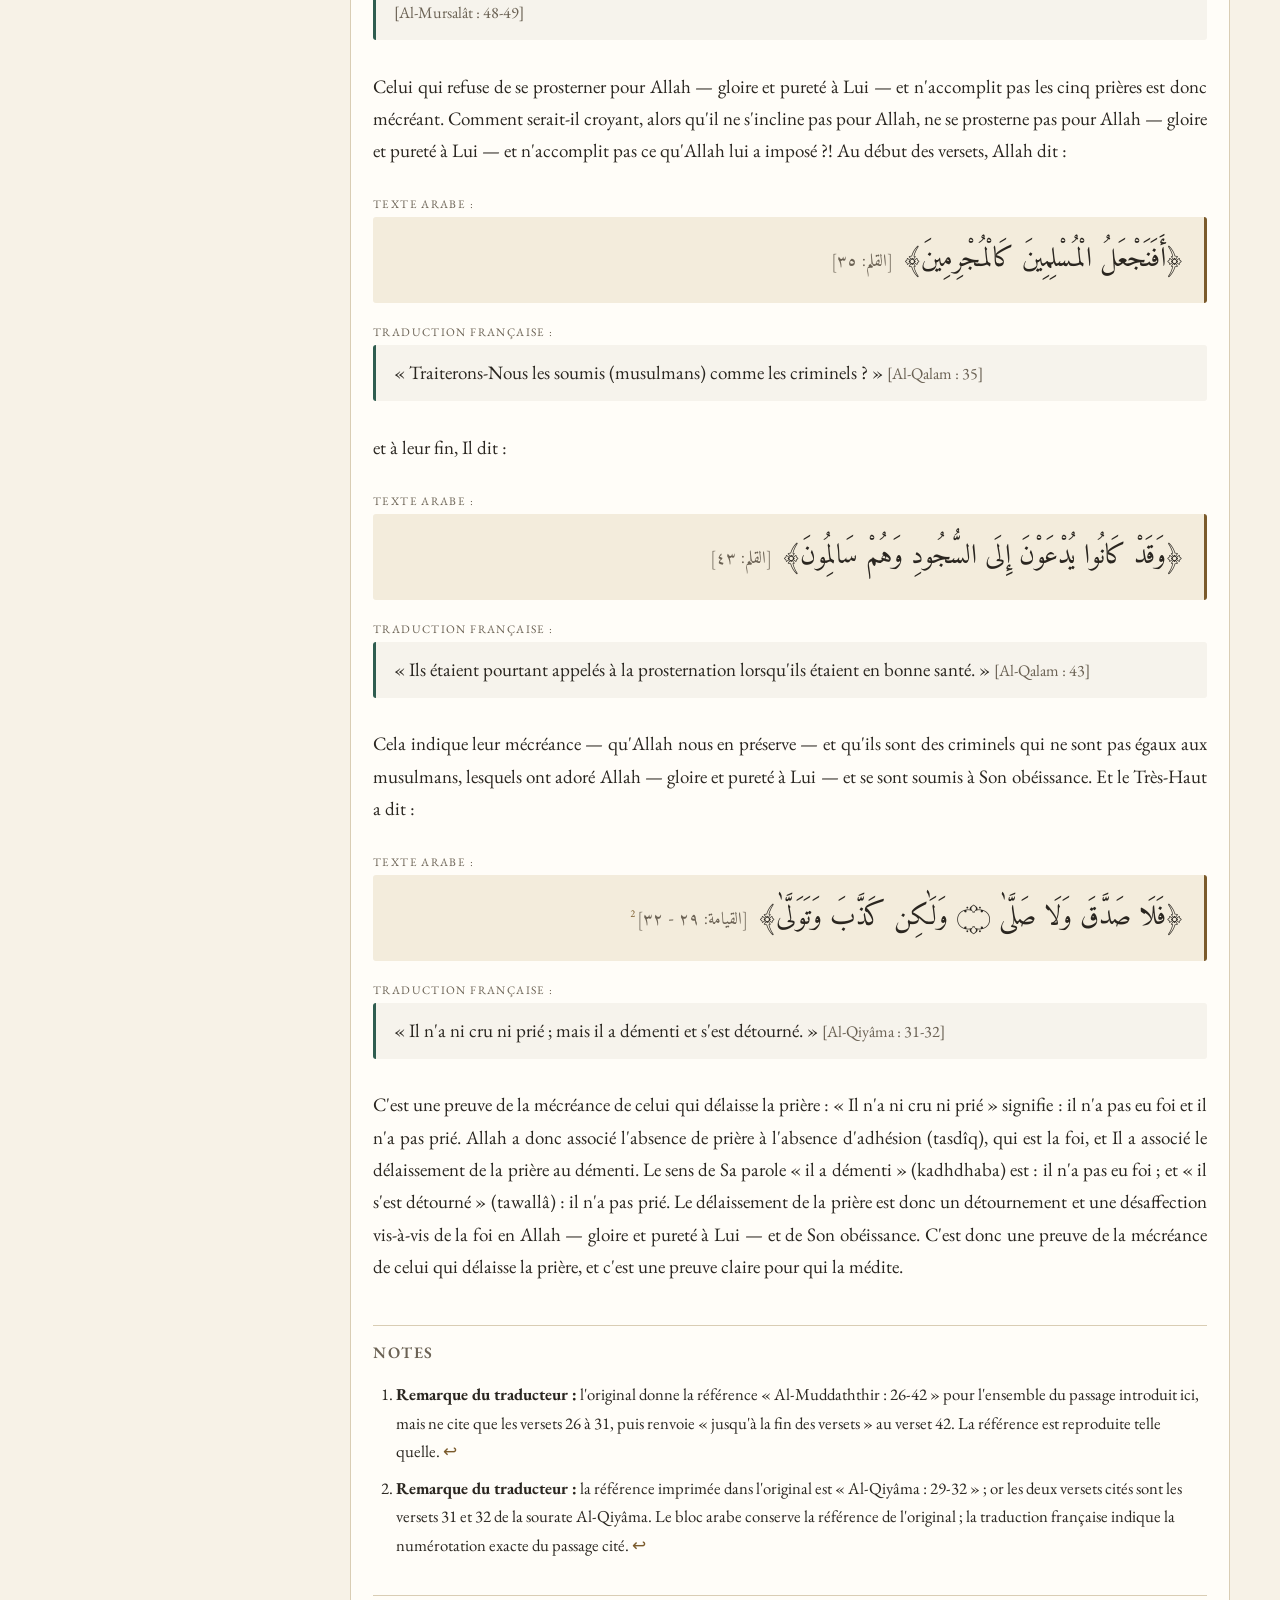
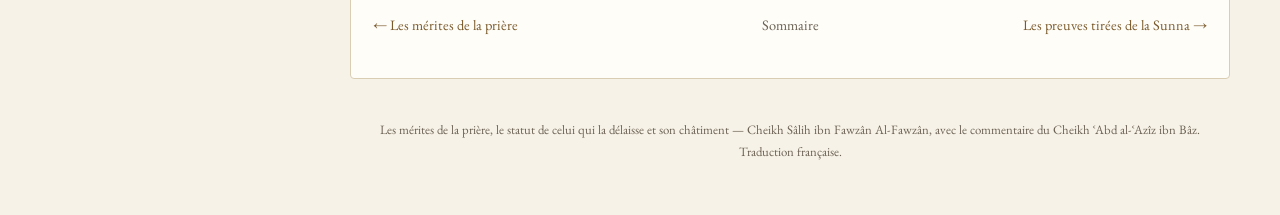
<file: 05-statut-de-celui-qui-delaisse.html>
<!DOCTYPE html>
<html lang="fr">
<head>
<meta charset="utf-8">
<meta name="viewport" content="width=device-width, initial-scale=1">
<title>Le statut de celui qui délaisse la prière — Les preuves du Livre — Fadâ'il as-Salât</title>
<link rel="preconnect" href="https://fonts.googleapis.com">
<link rel="preconnect" href="https://fonts.gstatic.com" crossorigin>
<link href="https://fonts.googleapis.com/css2?family=Amiri:ital,wght@0,400;0,700;1,400&family=EB+Garamond:ital,wght@0,400;0,600;1,400&display=swap" rel="stylesheet">
<link rel="stylesheet" href="style.css">
</head>
<body>
<div id="progression" aria-hidden="true"></div>
<header class="bandeau">
  <button type="button" id="ouvrir-lat" class="ouvrir-lat" aria-label="Ouvrir le sommaire" aria-controls="lateral">☰</button>
  <a class="marque" href="index.html"><span class="marque-ar" lang="ar" dir="rtl">فَضَائِلُ الصَّلَاةِ</span><span class="marque-fr">Les mérites de la prière</span></a>
  <div class="outils">
    <button type="button" id="moins" title="Réduire le texte" aria-label="Réduire le texte">A−</button>
    <button type="button" id="plus" title="Agrandir le texte" aria-label="Agrandir le texte">A+</button>
    <button type="button" id="theme" title="Changer de thème" aria-label="Changer de thème">◐</button>
  </div>
</header>
<div class="mise-en-page">
<aside class="lateral" id="lateral" aria-label="Sommaire">
  <div class="lat-tete"><p class="lat-livre">Sommaire</p><button type="button" id="fermer-lat" class="fermer-lat" aria-label="Fermer le sommaire">✕</button></div>
  <nav><ol class="lat-liste"><li class="" data-page="index.html"><a href="index.html"><span class="lat-titre">Introduction</span><span class="lu" aria-hidden="true">✓</span></a></li><li class="" data-page="01-presentation.html"><a href="01-presentation.html"><span class="lat-num">Chapitre 1</span><span class="lat-titre">Présentation</span><span class="lu" aria-hidden="true">✓</span></a></li><li class="" data-page="02-preambule.html"><a href="02-preambule.html"><span class="lat-num">Chapitre 2</span><span class="lat-titre">Préambule</span><span class="lu" aria-hidden="true">✓</span></a></li><li class="" data-page="03-rang-de-la-priere.html"><a href="03-rang-de-la-priere.html"><span class="lat-num">Chapitre 3</span><span class="lat-titre">Le rang de la prière en islam</span><span class="lu" aria-hidden="true">✓</span></a></li><li class="" data-page="04-merites-de-la-priere.html"><a href="04-merites-de-la-priere.html"><span class="lat-num">Chapitre 4</span><span class="lat-titre">Les mérites de la prière</span><span class="lu" aria-hidden="true">✓</span></a></li><li class="actif" data-page="05-statut-de-celui-qui-delaisse.html"><a href="05-statut-de-celui-qui-delaisse.html" aria-current="page"><span class="lat-num">Chapitre 5</span><span class="lat-titre">Le statut de celui qui délaisse la prière — Les preuves du Livre</span><span class="lu" aria-hidden="true">✓</span></a><ol class="sous"><li><a href="#s1">Les preuves tirées du Livre</a></li><li><a href="#notes">Notes</a></li></ol></li><li class="" data-page="06-preuves-de-la-sunna.html"><a href="06-preuves-de-la-sunna.html"><span class="lat-num">Chapitre 6</span><span class="lat-titre">Les preuves tirées de la Sunna</span><span class="lu" aria-hidden="true">✓</span></a></li><li class="" data-page="07-commentaire-ibn-baz.html"><a href="07-commentaire-ibn-baz.html"><span class="lat-num">Chapitre 7</span><span class="lat-titre">Commentaire de Son Éminence l'imam ʿAbd al-ʿAzîz ibn Bâz</span><span class="lu" aria-hidden="true">✓</span></a></li></ol></nav>
  <div class="lat-pied">
    <div class="lat-prog"><div class="lat-prog-barre" id="lat-prog-barre"></div></div>
    <p id="lat-prog-texte" class="lat-prog-texte">Aucun chapitre lu</p>
    <button type="button" id="reinit" class="reinit">Réinitialiser la progression</button>
  </div>
</aside>
<div class="voile" id="voile" hidden></div>
<div class="colonne">
<main class="page" data-page="05-statut-de-celui-qui-delaisse.html">
<article>
<p class="surtitre">Chapitre 5</p>
<h1>Le statut de celui qui délaisse la prière — Les preuves du Livre</h1>
<p class="titre-ar" lang="ar" dir="rtl">حُكْمُ تَارِكِ الصَّلَاةِ — الأَدِلَّةُ مِنَ الكِتَابِ</p>
<div class="filet"></div>
<p>Nous avons appris que la prière est le deuxième des piliers de l'islam après les deux attestations ; nous avons appris qu'elle est le pilier central de l'islam ; nous avons appris les immenses bienfaits qu'elle renferme, et nous avons appris les avantages immenses, immédiats et futurs, qu'obtient celui qui accomplit la prière. Quant à celui qui délaisse la prière et ne l'accomplit pas, celui-là ne fait que se perdre lui-même, l'éloigner de son Seigneur — gloire et pureté à Lui — et la livrer au diable, qui est son ennemi.</p>
<p>Le statut de celui qui délaisse la prière délibérément est qu'il a, par consensus des musulmans, commis un péché parmi les plus graves des péchés et le plus grand des grands péchés après le polythéisme (ach-chirk). Il n'y a là ni dispute ni divergence : son péché est l'un des plus graves des péchés et le plus grand des grands péchés après l'association à Allah — à Lui la puissance et la majesté —, <em>et aucun musulman n'a contredit cela</em>. Son péché est plus grave que celui du fornicateur, du voleur, du buveur de vin et du meurtrier, comme l'a mentionné l'imam, le grand savant Ibn al-Qayyim. La divergence porte seulement sur son statut : sort-il de l'islam ou non ?</p>
<p>Si celui qui délaisse la prière nie son caractère obligatoire, estimant qu'elle n'est pas obligatoire, qu'elle fait partie des choses ordinaires et des coutumes traditionnelles — comme le disent certains abusés qui considèrent que la prière est une coutume et une tradition des sociétés —, celui dont tel est le sentiment envers la prière est un apostat qui sort de la religion de l'islam, par consensus des musulmans. Car il dément Allah, Son Messager et le consensus des musulmans, et il dément ce qui est connu nécessairement de la religion, à savoir l'obligation de la prière et son caractère de pilier en islam ; et cela, même s'il priait tout en croyant que la prière n'est pas obligatoire et qu'elle n'est que coutumes et traditions, ou en considérant qu'elle est bonne et rétribuée mais qu'elle n'est qu'une sunna recommandée : celui-là est mécréant par consensus des musulmans, sans divergence sur sa mécréance.</p>
<p>Quant à celui qui la délaisse par paresse, tout en reconnaissant son obligation et en admettant qu'elle est un pilier de l'islam et qu'elle est obligatoire dans la religion, mais qui la délaisse par paresse et négligence, celui-là aussi est mécréant, de la mécréance majeure, selon l'avis correct des deux avis des savants, comme l'indiquent le Livre, la Sunna et le consensus des Compagnons. Et comme l'a dit le grand savant Ibn al-Qayyim : c'est l'avis connu de l'école d'Ahmad, et celui d'Ishâq, d'Ibn al-Mubârak, d'al-Awzâʿî, d'Ibrâhîm an-Nakhaʿî et d'un groupe de gens de science. Bien plus, Ibn al-Qayyim — qu'Allah lui fasse miséricorde — a rapporté le consensus des Compagnons sur ce point, car parmi eux il y a ceux qui ont explicitement déclaré sa mécréance, et ceux de qui aucune opposition n'a été manifestée sur cette question. Ils sont donc unanimes sur la mécréance de celui qui délaisse la prière, même s'il la délaisse par paresse. Et les preuves de cela sont très nombreuses.</p>
<h2 id="s1">Les preuves tirées du Livre</h2>
<p>Parmi elles, Sa parole — gloire et pureté à Lui :</p>
<div class="citation">
<p class="etiquette">Texte arabe :</p>
<blockquote class="bloc-ar" dir="rtl" lang="ar"><p>﴿فَإِن تَابُوا وَأَقَامُوا الصَّلَاةَ وَآتَوُا الزَّكَاةَ فَإِخْوَانُكُمْ فِي الدِّينِ﴾ <span class="ref-ar">[التوبة: ١١]</span></p></blockquote>

<p class="etiquette">Traduction française :</p>
<blockquote class="bloc-fr" lang="fr"><p>« Mais s'ils se repentent, accomplissent la prière et acquittent la zakât, ils deviennent vos frères en religion. » <span class="ref-fr">[At-Tawba : 11]</span></p></blockquote>
</div>

<p>Allah — gloire et pureté à Lui — a ordonné de combattre les polythéistes, sauf s'ils se repentent et accomplissent la prière. S'ils se repentent — c'est-à-dire s'ils entrent en islam et prononcent les deux attestations — et accomplissent la prière, alors ils sont vos frères en religion. Le sens implicite (mafhûm) du verset est que s'ils n'accomplissent pas la prière, ils ne sont pas nos frères en religion, même s'ils prononcent les deux attestations ; et s'ils ne sont pas nos frères en religion, ils sont mécréants, car l'homme est dans l'une de deux situations : soit croyant, et il est le frère des croyants ; soit mécréant, frère des mécréants. Le verset indique que n'est frère des croyants que celui qui accomplit la prière, et il indique que celui qui n'accomplit pas la prière n'est pas le frère des musulmans ; le sens de cela est qu'il est mécréant — qu'Allah nous en préserve.</p>
<p>Parmi les preuves tirées du Coran, il y a également Sa parole — le Très-Haut :</p>
<div class="citation">
<p class="etiquette">Texte arabe :</p>
<blockquote class="bloc-ar" dir="rtl" lang="ar"><p>﴿كُلُّ نَفْسٍ بِمَا كَسَبَتْ رَهِينَةٌ ۝ إِلَّا أَصْحَابَ الْيَمِينِ ۝ فِي جَنَّاتٍ يَتَسَاءَلُونَ ۝ عَنِ الْمُجْرِمِينَ ۝ مَا سَلَكَكُمْ فِي سَقَرَ﴾ <span class="ref-ar">[المدثر: ٣٨ - ٤٢]</span></p></blockquote>

<p class="etiquette">Traduction française :</p>
<blockquote class="bloc-fr" lang="fr"><p>« Chaque âme est l'otage de ce qu'elle a acquis, sauf les gens de la droite : dans des Jardins, ils s'interrogeront au sujet des criminels : “Qu'est-ce qui vous a conduits à Saqar ?” » <span class="ref-fr">[Al-Muddaththir : 38-42]</span></p></blockquote>
</div>

<p>C'est-à-dire : quelle est la cause qui vous a fait entrer à Saqar ? Et Saqar, c'est le Feu — qu'Allah nous en préserve —, car Allah — Majestueux et Très-Haut — a dit au début du passage :</p>
<div class="citation">
<p class="etiquette">Texte arabe :</p>
<blockquote class="bloc-ar" dir="rtl" lang="ar"><p>﴿سَأُصْلِيهِ سَقَرَ ۝ وَمَا أَدْرَاكَ مَا سَقَرُ ۝ لَا تُبْقِي وَلَا تَذَرُ ۝ لَوَّاحَةٌ لِّلْبَشَرِ ۝ عَلَيْهَا تِسْعَةَ عَشَرَ ۝ وَمَا جَعَلْنَا أَصْحَابَ النَّارِ إِلَّا مَلَائِكَةً﴾ <span class="ref-ar">[المدثر: ٢٦ - ٤٢]<sup class="appel"><a href="#n1" id="a1">1</a></sup></span></p></blockquote>

<p class="etiquette">Traduction française :</p>
<blockquote class="bloc-fr" lang="fr"><p>« Je vais le brûler dans Saqar. Et qui te dira ce qu'est Saqar ? Il ne laisse rien subsister et n'épargne rien ; il brûle et noircit la peau. Dix-neuf [gardiens] veillent sur lui. Et Nous n'avons désigné comme gardiens du Feu que des anges. » <span class="ref-fr">[Al-Muddaththir : 26-42]</span></p></blockquote>
</div>

<p>… jusqu'à la fin des versets : « Qu'est-ce qui vous a conduits à Saqar ? », c'est-à-dire : quelle en est la cause ? C'est là une miséricorde d'Allah envers les musulmans, afin qu'ils connaissent la cause de l'entrée dans le Feu et qu'ils l'évitent, car l'entrée dans le Feu a nécessairement des causes, de même que l'entrée au Paradis a des causes. Et Allah — Majestueux et Très-Haut — n'est injuste envers personne : n'entre dans le Feu que celui qui le mérite, et n'entre au Paradis que celui qui le mérite.</p>
<div class="citation">
<p class="etiquette">Texte arabe :</p>
<blockquote class="bloc-ar" dir="rtl" lang="ar"><p>﴿مَا سَلَكَكُمْ فِي سَقَرَ﴾ <span class="ref-ar">[المدثر: ٤٢]</span></p></blockquote>

<p class="etiquette">Traduction française :</p>
<blockquote class="bloc-fr" lang="fr"><p>« Qu'est-ce qui vous a conduits à Saqar ? » <span class="ref-fr">[Al-Muddaththir : 42]</span></p></blockquote>
</div>

<p>Et leur réponse fut qu'ils dirent :</p>
<div class="citation">
<p class="etiquette">Texte arabe :</p>
<blockquote class="bloc-ar" dir="rtl" lang="ar"><p>﴿لَمْ نَكُ مِنَ الْمُصَلِّينَ﴾ <span class="ref-ar">[المدثر: ٤٣]</span></p></blockquote>

<p class="etiquette">Traduction française :</p>
<blockquote class="bloc-fr" lang="fr"><p>« Nous n'étions pas de ceux qui priaient. » <span class="ref-fr">[Al-Muddaththir : 43]</span></p></blockquote>
</div>

<p>C'est une réponse claire que celui qui délaisse la prière est mécréant et qu'il fait partie des gens de Saqar.</p>
<div class="citation">
<p class="etiquette">Texte arabe :</p>
<blockquote class="bloc-ar" dir="rtl" lang="ar"><p>﴿قَالُوا لَمْ نَكُ مِنَ الْمُصَلِّينَ ۝ وَلَمْ نَكُ نُطْعِمُ الْمِسْكِينَ﴾ <span class="ref-ar">[المدثر: ٤٣ - ٤٤]</span></p></blockquote>

<p class="etiquette">Traduction française :</p>
<blockquote class="bloc-fr" lang="fr"><p>« Ils diront : “Nous n'étions pas de ceux qui priaient, et nous ne nourrissions pas le pauvre.” » <span class="ref-fr">[Al-Muddaththir : 43-44]</span></p></blockquote>
</div>

<p>C'est-à-dire : ils refusaient [d'acquitter] la zakât obligatoire.</p>
<div class="citation">
<p class="etiquette">Texte arabe :</p>
<blockquote class="bloc-ar" dir="rtl" lang="ar"><p>﴿وَكُنَّا نَخُوضُ مَعَ الْخَائِضِينَ ۝ وَكُنَّا نُكَذِّبُ بِيَوْمِ الدِّينِ ۝ حَتَّىٰ أَتَانَا الْيَقِينُ﴾ <span class="ref-ar">[المدثر: ٤٥ - ٤٧]</span></p></blockquote>

<p class="etiquette">Traduction française :</p>
<blockquote class="bloc-fr" lang="fr"><p>« Nous nous plongions [dans le faux] avec ceux qui s'y plongeaient, et nous traitions de mensonge le Jour de la Rétribution, jusqu'à ce que nous vînt la certitude [la mort]. » <span class="ref-fr">[Al-Muddaththir : 45-47]</span></p></blockquote>
</div>

<p>Ce sont là des crimes qui les ont menés à la Géhenne ; le premier d'entre eux est le délaissement de la prière, et le dernier, le démenti de la résurrection, du jugement et de la rétribution.</p>
<p>Il ne fait aucun doute que celui qui nie la résurrection et le jugement est mécréant ; de même, le délaissement de la prière a été mentionné avec cela : s'il n'était pas mécréance, il n'aurait pas été mentionné avec le reniement de la résurrection et du jugement ; il a même été mentionné avant lui, au premier rang. Puis le Très-Haut a dit :</p>
<div class="citation">
<p class="etiquette">Texte arabe :</p>
<blockquote class="bloc-ar" dir="rtl" lang="ar"><p>﴿فَمَا تَنفَعُهُمْ شَفَاعَةُ الشَّافِعِينَ﴾ <span class="ref-ar">[المدثر: ٤٨]</span></p></blockquote>

<p class="etiquette">Traduction française :</p>
<blockquote class="bloc-fr" lang="fr"><p>« L'intercession des intercesseurs ne leur profitera donc pas. » <span class="ref-fr">[Al-Muddaththir : 48]</span></p></blockquote>
</div>

<p>Cela indique leur mécréance, car le croyant bénéficie de l'intercession des intercesseurs, avec la permission d'Allah ; quant aux mécréants, ce sont eux à qui l'intercession des intercesseurs ne profite pas. Le Très-Haut a dit :</p>
<div class="citation">
<p class="etiquette">Texte arabe :</p>
<blockquote class="bloc-ar" dir="rtl" lang="ar"><p>﴿مَا لِلظَّالِمِينَ مِنْ حَمِيمٍ وَلَا شَفِيعٍ يُطَاعُ﴾ <span class="ref-ar">[غافر: ١٨]</span></p></blockquote>

<p class="etiquette">Traduction française :</p>
<blockquote class="bloc-fr" lang="fr"><p>« Les injustes n'auront ni ami zélé ni intercesseur écouté. » <span class="ref-fr">[Ghâfir : 18]</span></p></blockquote>
</div>

<p>Le fait que l'intercession des intercesseurs ne leur profite pas est une preuve de leur mécréance, car s'ils étaient des gens de foi, l'intercession des intercesseurs leur aurait profité. C'est donc une preuve claire, tirée du Coran, de la mécréance de celui qui délaisse la prière ; et quiconque distingue entre le reniement de la résurrection et le délaissement de la prière fait une distinction sans preuve, car Allah a mis les deux crimes sur un pied d'égalité dans les nobles versets.</p>
<p>De même, parmi ce qui indique la mécréance de celui qui délaisse la prière, Allah — gloire et pureté à Lui — a dit :</p>
<div class="citation">
<p class="etiquette">Texte arabe :</p>
<blockquote class="bloc-ar" dir="rtl" lang="ar"><p>﴿أَفَنَجْعَلُ الْمُسْلِمِينَ كَالْمُجْرِمِينَ ۝ مَا لَكُمْ كَيْفَ تَحْكُمُونَ﴾ <span class="ref-ar">[القلم: ٣٥ - ٣٦]</span></p></blockquote>

<p class="etiquette">Traduction française :</p>
<blockquote class="bloc-fr" lang="fr"><p>« Traiterons-Nous les soumis (musulmans) comme les criminels ? Qu'avez-vous ? Comment jugez-vous ? » <span class="ref-fr">[Al-Qalam : 35-36]</span></p></blockquote>
</div>

<p>jusqu'à Sa parole — le Très-Haut :</p>
<div class="citation">
<p class="etiquette">Texte arabe :</p>
<blockquote class="bloc-ar" dir="rtl" lang="ar"><p>﴿يَوْمَ يُكْشَفُ عَن سَاقٍ وَيُدْعَوْنَ إِلَى السُّجُودِ فَلَا يَسْتَطِيعُونَ ۝ خَاشِعَةً أَبْصَارُهُمْ تَرْهَقُهُمْ ذِلَّةٌ ۖ وَقَدْ كَانُوا يُدْعَوْنَ إِلَى السُّجُودِ وَهُمْ سَالِمُونَ﴾ <span class="ref-ar">[القلم: ٤٢ - ٤٣]</span></p></blockquote>

<p class="etiquette">Traduction française :</p>
<blockquote class="bloc-fr" lang="fr"><p>« Le jour où un Tibia (sâq) sera découvert et où ils seront appelés à la prosternation, sans qu'ils le puissent ; leurs regards seront baissés, l'humiliation les couvrira. Ils étaient pourtant appelés à la prosternation lorsqu'ils étaient en bonne santé. » <span class="ref-fr">[Al-Qalam : 42-43]</span></p></blockquote>
</div>

<p>Cela concerne les gens de l'hypocrisie — qu'Allah nous en préserve. Lorsque viendra le Jour de la Résurrection, les croyants recevront l'ordre de se prosterner lorsqu'ils verront leur Seigneur — gloire et pureté à Lui. Les gens de la foi, qui se prosternaient pour Lui ici-bas par obéissance et par foi, se prosterneront ; et les gens de l'hypocrisie voudront se prosterner, mais ne le pourront pas, car leurs dos se raidiront au point de devenir comme des cornes de bovins. Ils veulent la prosternation, ils essaient, mais ne le peuvent pas. Leur situation sera une infamie — qu'Allah nous en préserve — devant le Seigneur des mondes et devant les créatures. Pourquoi ? Parce qu'ils étaient appelés à la prosternation (c'est-à-dire ici-bas) « alors qu'ils étaient en bonne santé » : rien en eux ne les empêchait de se prosterner, mais ils se sont enorgueillis et ont refusé la prosternation. Allah — gloire et pureté à Lui — les a donc châtiés au Jour de la Résurrection en leur retirant la capacité en cette station, parce qu'ils ne se prosternaient pas pour Allah — gloire et pureté à Lui — ici-bas. Et Allah a décrit les mécréants en disant :</p>
<div class="citation">
<p class="etiquette">Texte arabe :</p>
<blockquote class="bloc-ar" dir="rtl" lang="ar"><p>﴿وَإِذَا قِيلَ لَهُمُ ارْكَعُوا لَا يَرْكَعُونَ ۝ وَيْلٌ يَوْمَئِذٍ لِّلْمُكَذِّبِينَ﴾ <span class="ref-ar">[المرسلات: ٤٨ - ٤٩]</span></p></blockquote>

<p class="etiquette">Traduction française :</p>
<blockquote class="bloc-fr" lang="fr"><p>« Et quand on leur dit : “Inclinez-vous”, ils ne s'inclinent pas. Malheur, ce jour-là, à ceux qui démentent ! » <span class="ref-fr">[Al-Mursalât : 48-49]</span></p></blockquote>
</div>

<p>Celui qui refuse de se prosterner pour Allah — gloire et pureté à Lui — et n'accomplit pas les cinq prières est donc mécréant. Comment serait-il croyant, alors qu'il ne s'incline pas pour Allah, ne se prosterne pas pour Allah — gloire et pureté à Lui — et n'accomplit pas ce qu'Allah lui a imposé ?! Au début des versets, Allah dit :</p>
<div class="citation">
<p class="etiquette">Texte arabe :</p>
<blockquote class="bloc-ar" dir="rtl" lang="ar"><p>﴿أَفَنَجْعَلُ الْمُسْلِمِينَ كَالْمُجْرِمِينَ﴾ <span class="ref-ar">[القلم: ٣٥]</span></p></blockquote>

<p class="etiquette">Traduction française :</p>
<blockquote class="bloc-fr" lang="fr"><p>« Traiterons-Nous les soumis (musulmans) comme les criminels ? » <span class="ref-fr">[Al-Qalam : 35]</span></p></blockquote>
</div>

<p>et à leur fin, Il dit :</p>
<div class="citation">
<p class="etiquette">Texte arabe :</p>
<blockquote class="bloc-ar" dir="rtl" lang="ar"><p>﴿وَقَدْ كَانُوا يُدْعَوْنَ إِلَى السُّجُودِ وَهُمْ سَالِمُونَ﴾ <span class="ref-ar">[القلم: ٤٣]</span></p></blockquote>

<p class="etiquette">Traduction française :</p>
<blockquote class="bloc-fr" lang="fr"><p>« Ils étaient pourtant appelés à la prosternation lorsqu'ils étaient en bonne santé. » <span class="ref-fr">[Al-Qalam : 43]</span></p></blockquote>
</div>

<p>Cela indique leur mécréance — qu'Allah nous en préserve — et qu'ils sont des criminels qui ne sont pas égaux aux musulmans, lesquels ont adoré Allah — gloire et pureté à Lui — et se sont soumis à Son obéissance. Et le Très-Haut a dit :</p>
<div class="citation">
<p class="etiquette">Texte arabe :</p>
<blockquote class="bloc-ar" dir="rtl" lang="ar"><p>﴿فَلَا صَدَّقَ وَلَا صَلَّىٰ ۝ وَلَٰكِن كَذَّبَ وَتَوَلَّىٰ﴾ <span class="ref-ar">[القيامة: ٢٩ - ٣٢]<sup class="appel"><a href="#n2" id="a2">2</a></sup></span></p></blockquote>

<p class="etiquette">Traduction française :</p>
<blockquote class="bloc-fr" lang="fr"><p>« Il n'a ni cru ni prié ; mais il a démenti et s'est détourné. » <span class="ref-fr">[Al-Qiyâma : 31-32]</span></p></blockquote>
</div>

<p>C'est une preuve de la mécréance de celui qui délaisse la prière : « Il n'a ni cru ni prié » signifie : il n'a pas eu foi et il n'a pas prié. Allah a donc associé l'absence de prière à l'absence d'adhésion (tasdîq), qui est la foi, et Il a associé le délaissement de la prière au démenti. Le sens de Sa parole « il a démenti » (kadhdhaba) est : il n'a pas eu foi ; et « il s'est détourné » (tawallâ) : il n'a pas prié. Le délaissement de la prière est donc un détournement et une désaffection vis-à-vis de la foi en Allah — gloire et pureté à Lui — et de Son obéissance. C'est donc une preuve de la mécréance de celui qui délaisse la prière, et c'est une preuve claire pour qui la médite.</p>
<section class="notes" id="notes"><h2>Notes</h2>
<ol>
<li id="n1"><b>Remarque du traducteur :</b> l'original donne la référence « Al-Muddaththir : 26-42 » pour l'ensemble du passage introduit ici, mais ne cite que les versets 26 à 31, puis renvoie « jusqu'à la fin des versets » au verset 42. La référence est reproduite telle quelle. <a class="retour" href="#a1" aria-label="Revenir au texte">↩</a></li>
<li id="n2"><b>Remarque du traducteur :</b> la référence imprimée dans l'original est « Al-Qiyâma : 29-32 » ; or les deux versets cités sont les versets 31 et 32 de la sourate Al-Qiyâma. Le bloc arabe conserve la référence de l'original ; la traduction française indique la numérotation exacte du passage cité. <a class="retour" href="#a2" aria-label="Revenir au texte">↩</a></li>
</ol></section>
</article>
<nav class="pagination">
<a class="prec" href="04-merites-de-la-priere.html">← Les mérites de la prière</a>
<a class="sommaire-lien" href="index.html#sommaire">Sommaire</a>
<a class="suiv" href="06-preuves-de-la-sunna.html">Les preuves tirées de la Sunna →</a>
</nav>
</main>
<footer class="pied">
  <p>Les mérites de la prière, le statut de celui qui la délaisse et son châtiment — Cheikh Sâlih ibn Fawzân Al-Fawzân, avec le commentaire du Cheikh ʿAbd al-ʿAzîz ibn Bâz.<br>Traduction française.</p>
</footer>
</div>
</div>
<button type="button" id="haut" aria-label="Revenir en haut">↑</button>
<script src="script.js"></script>
</body>
</html>
</file>
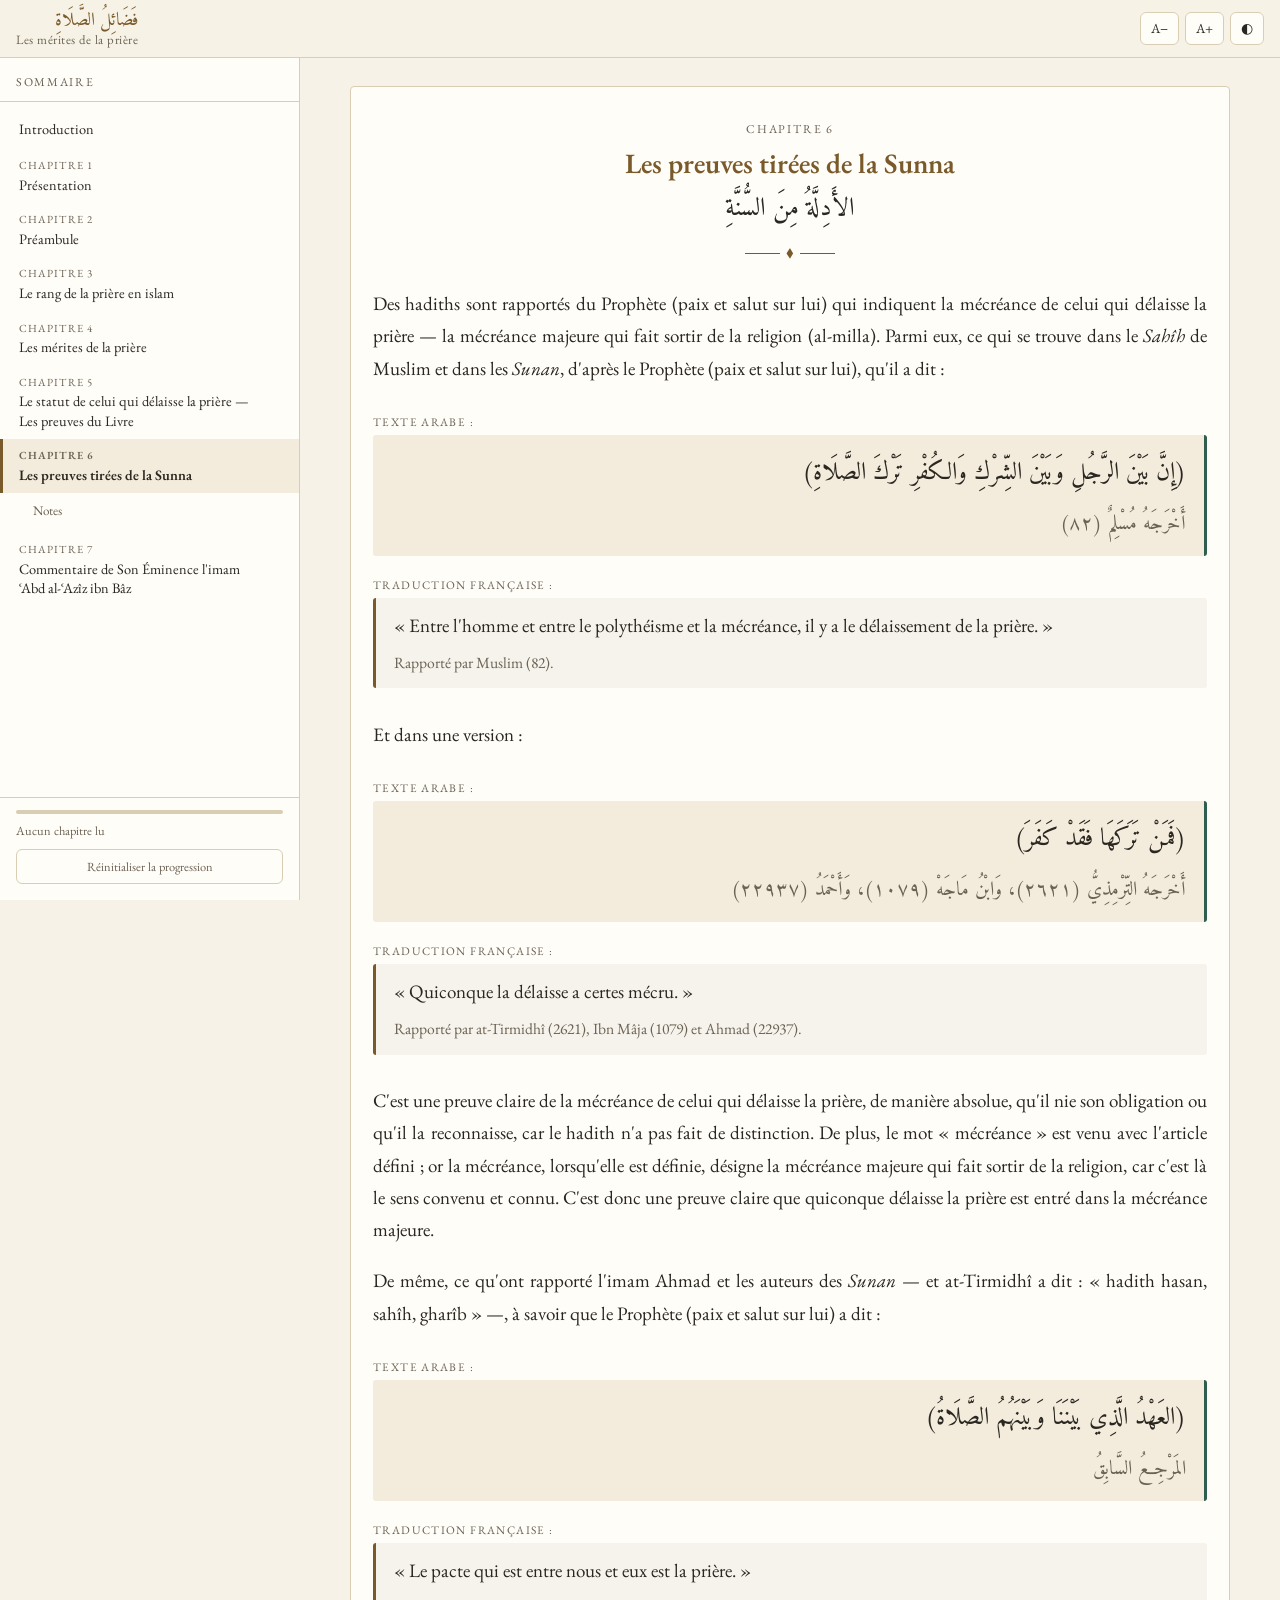
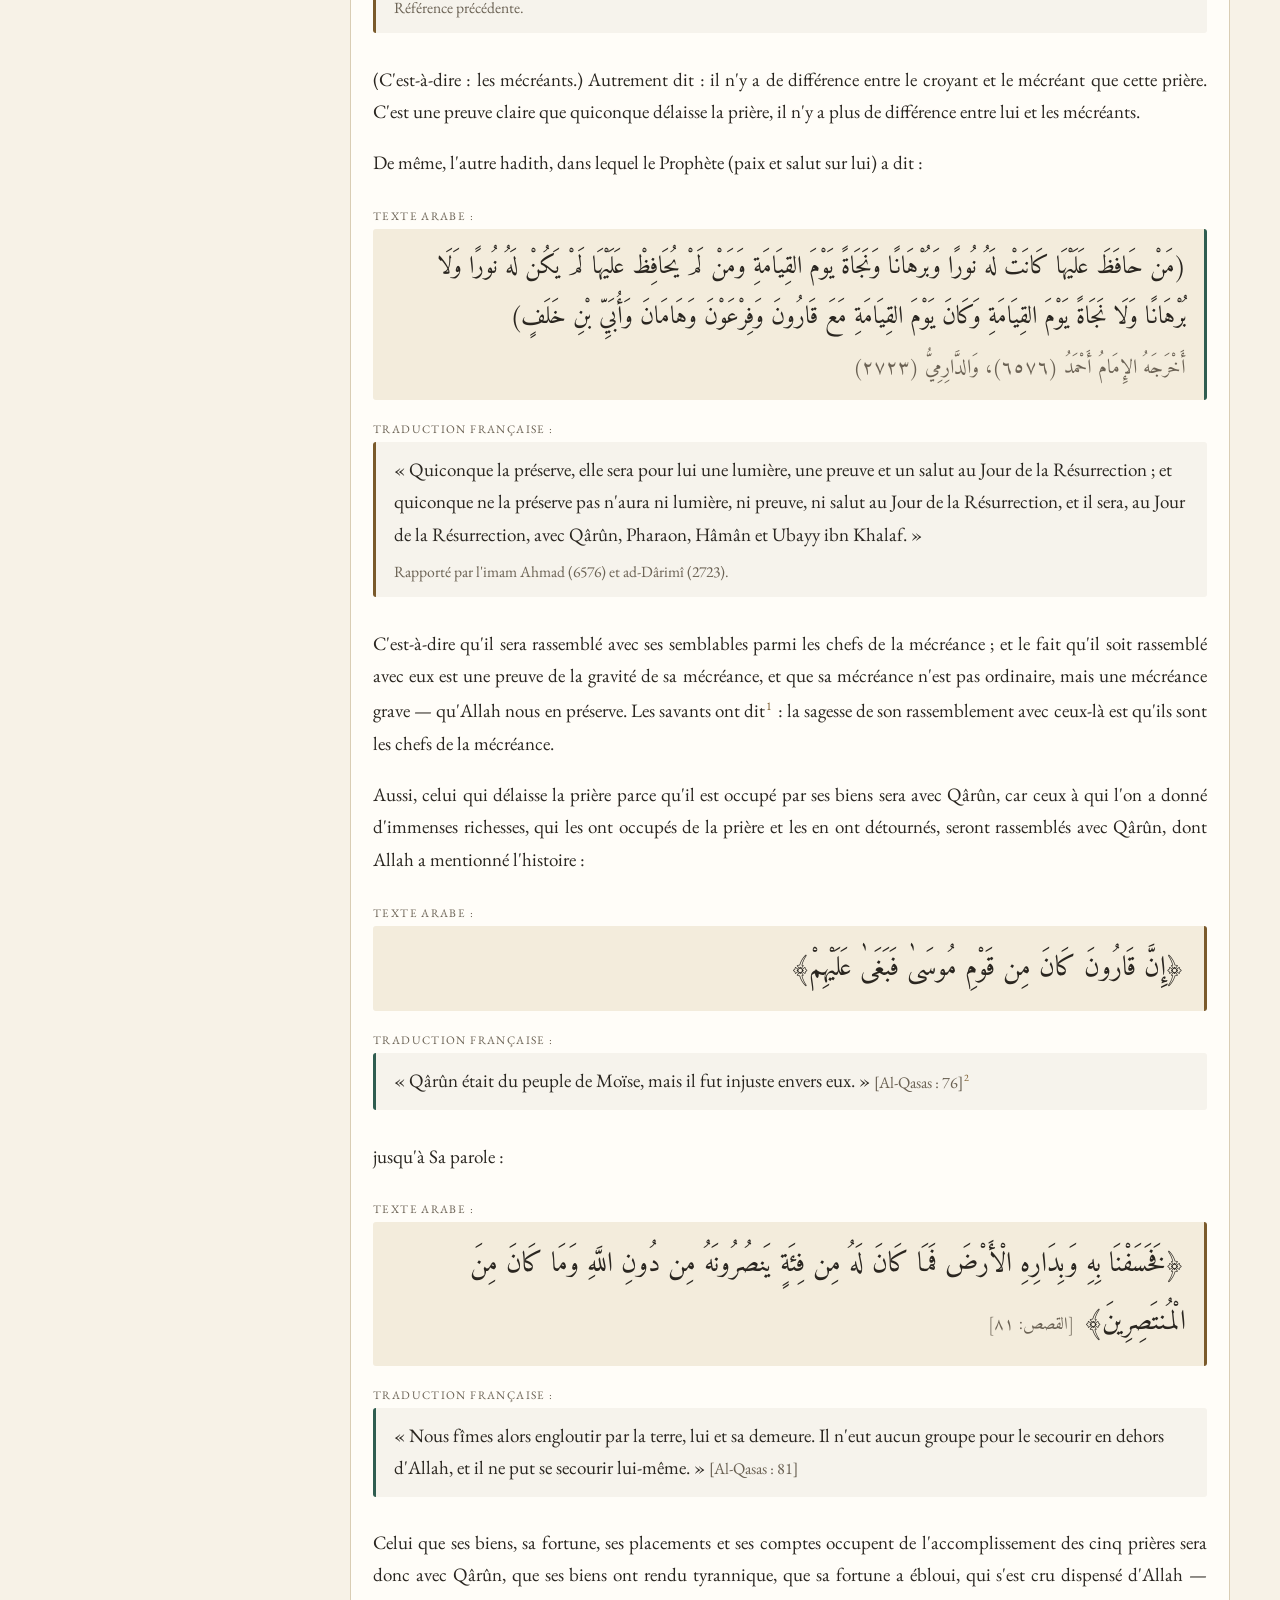
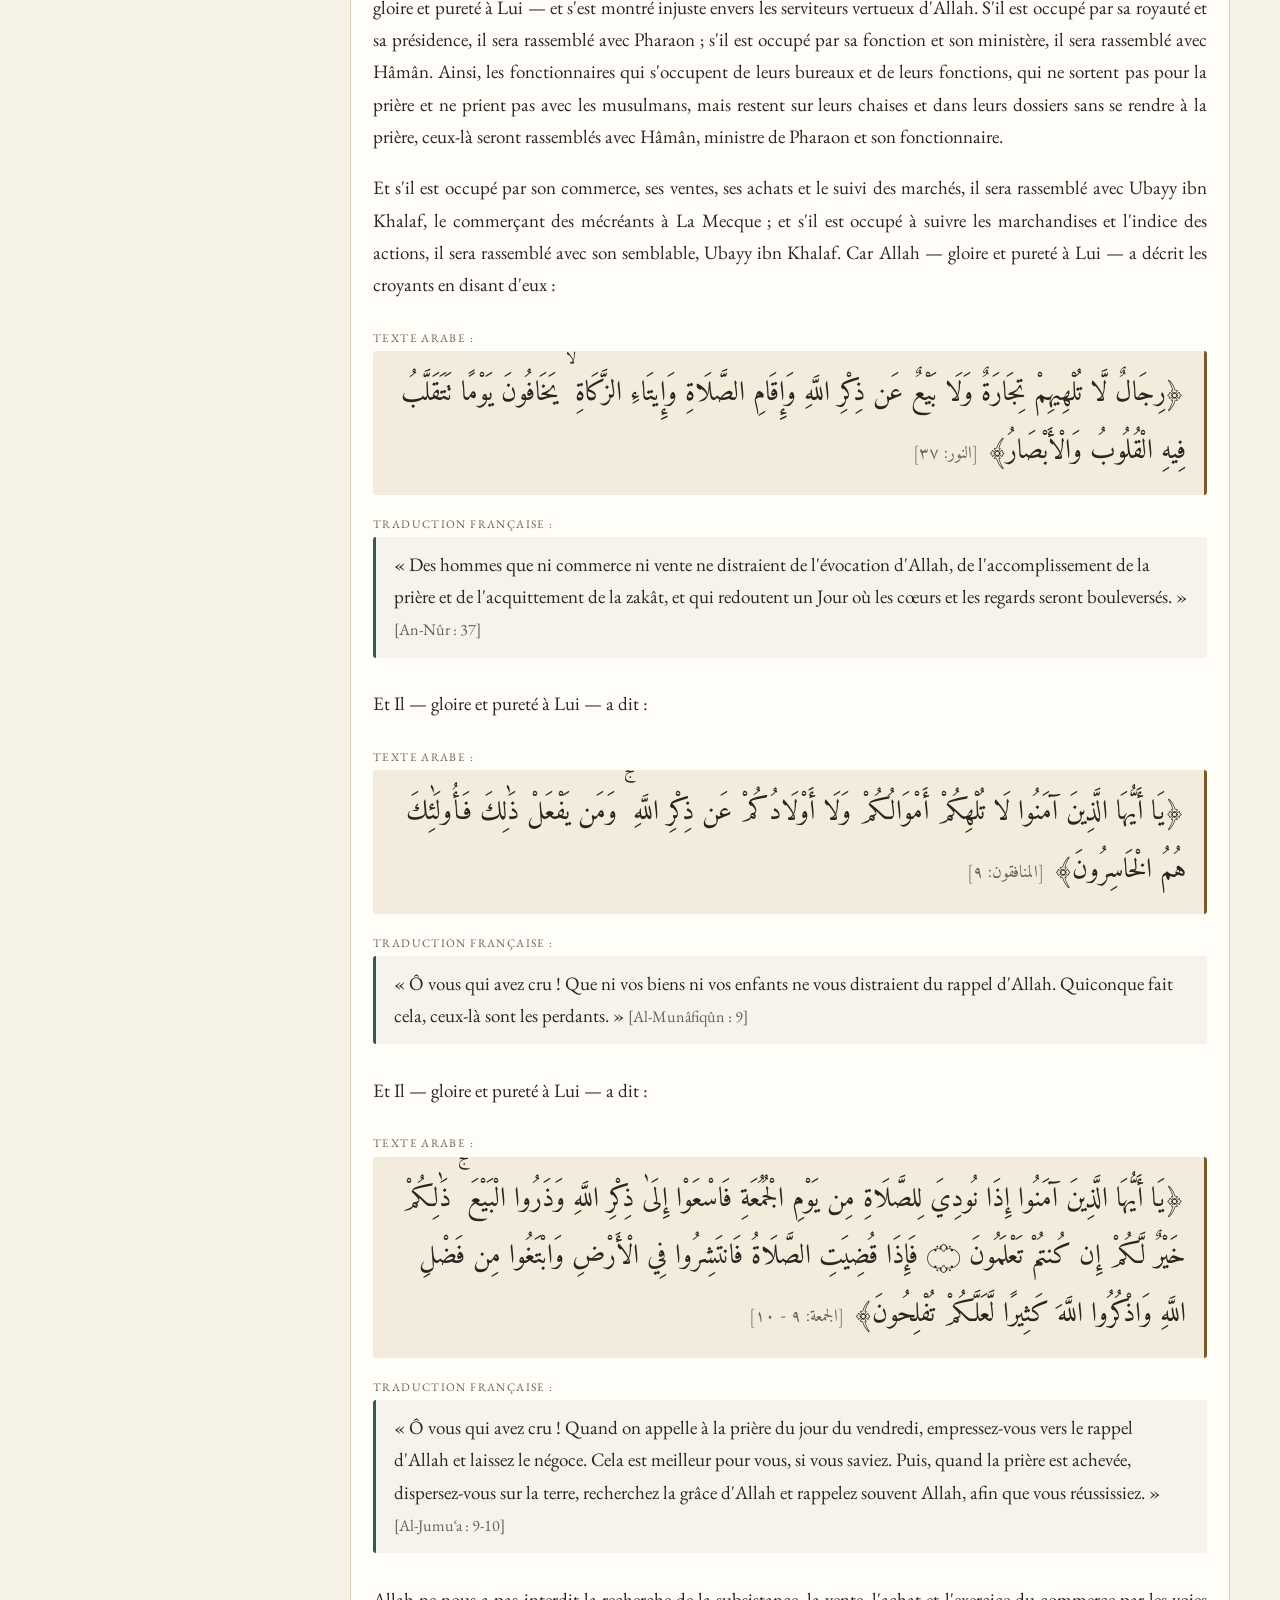
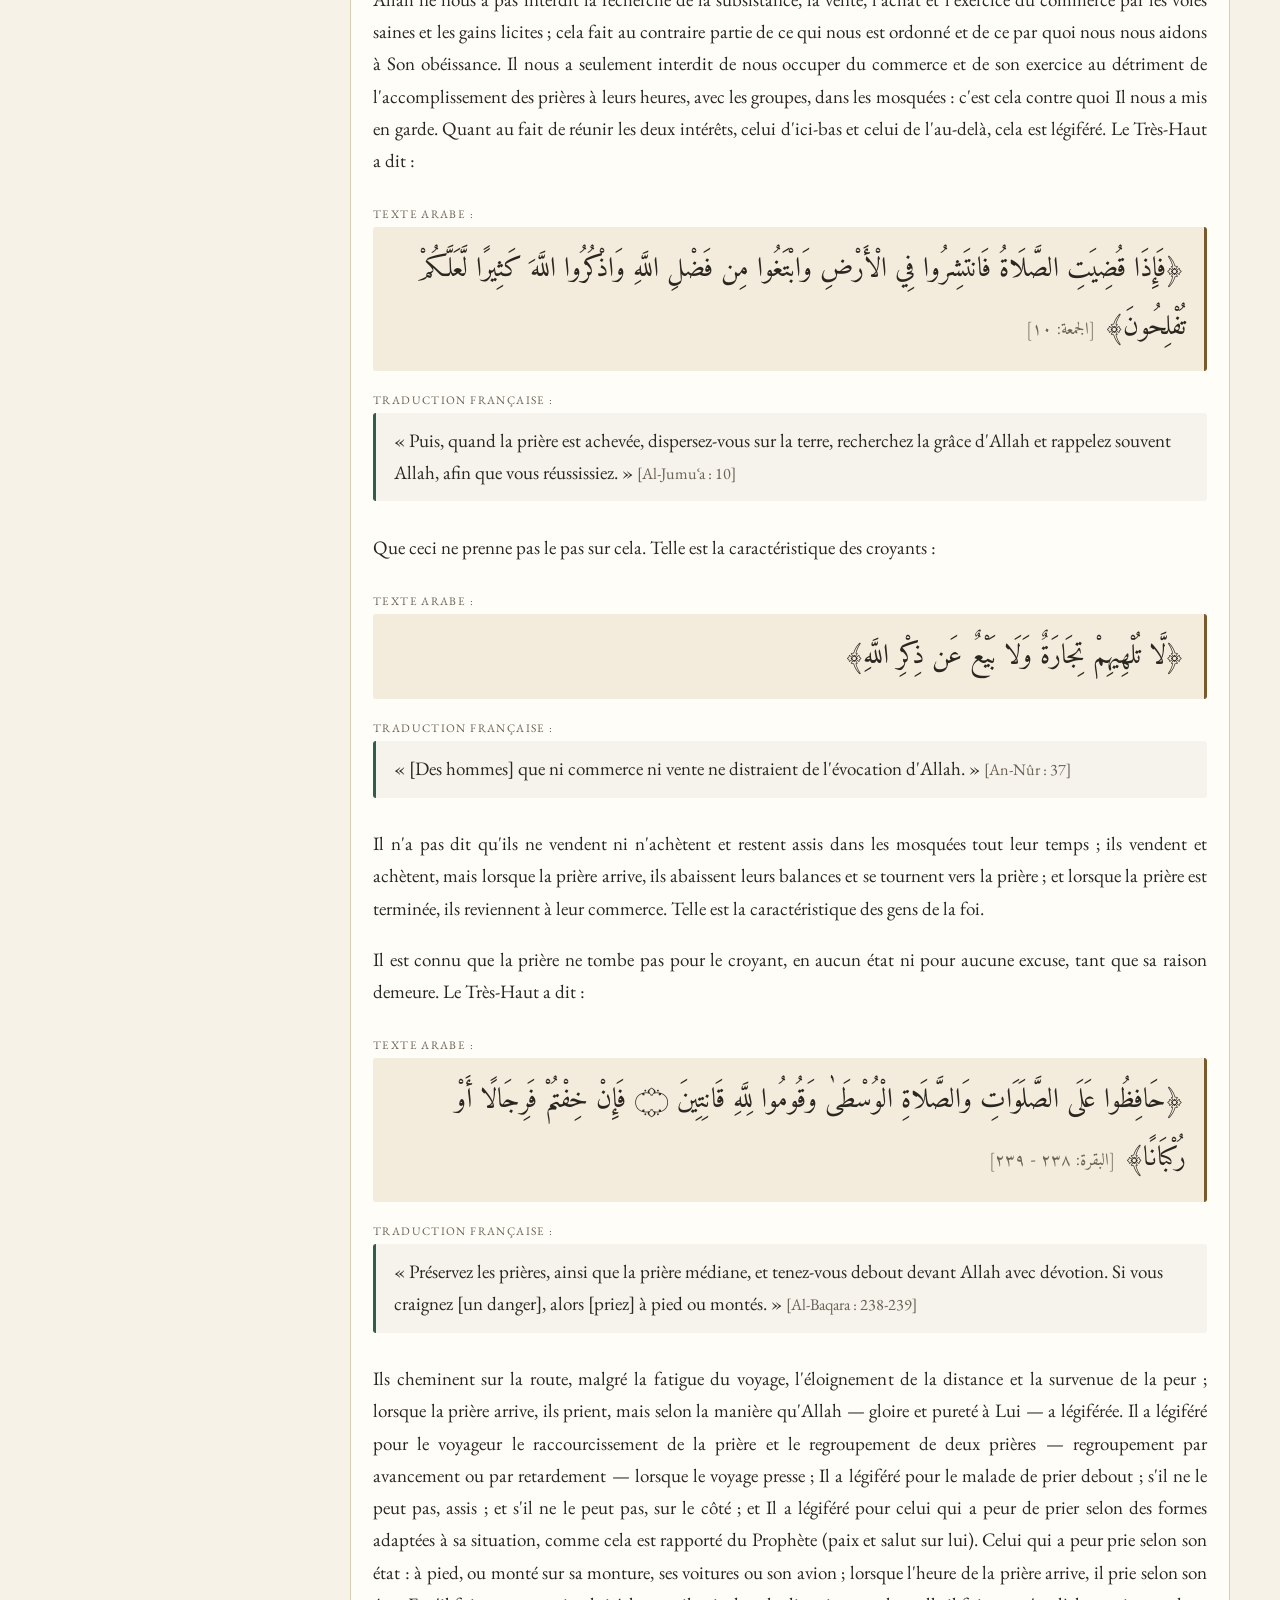
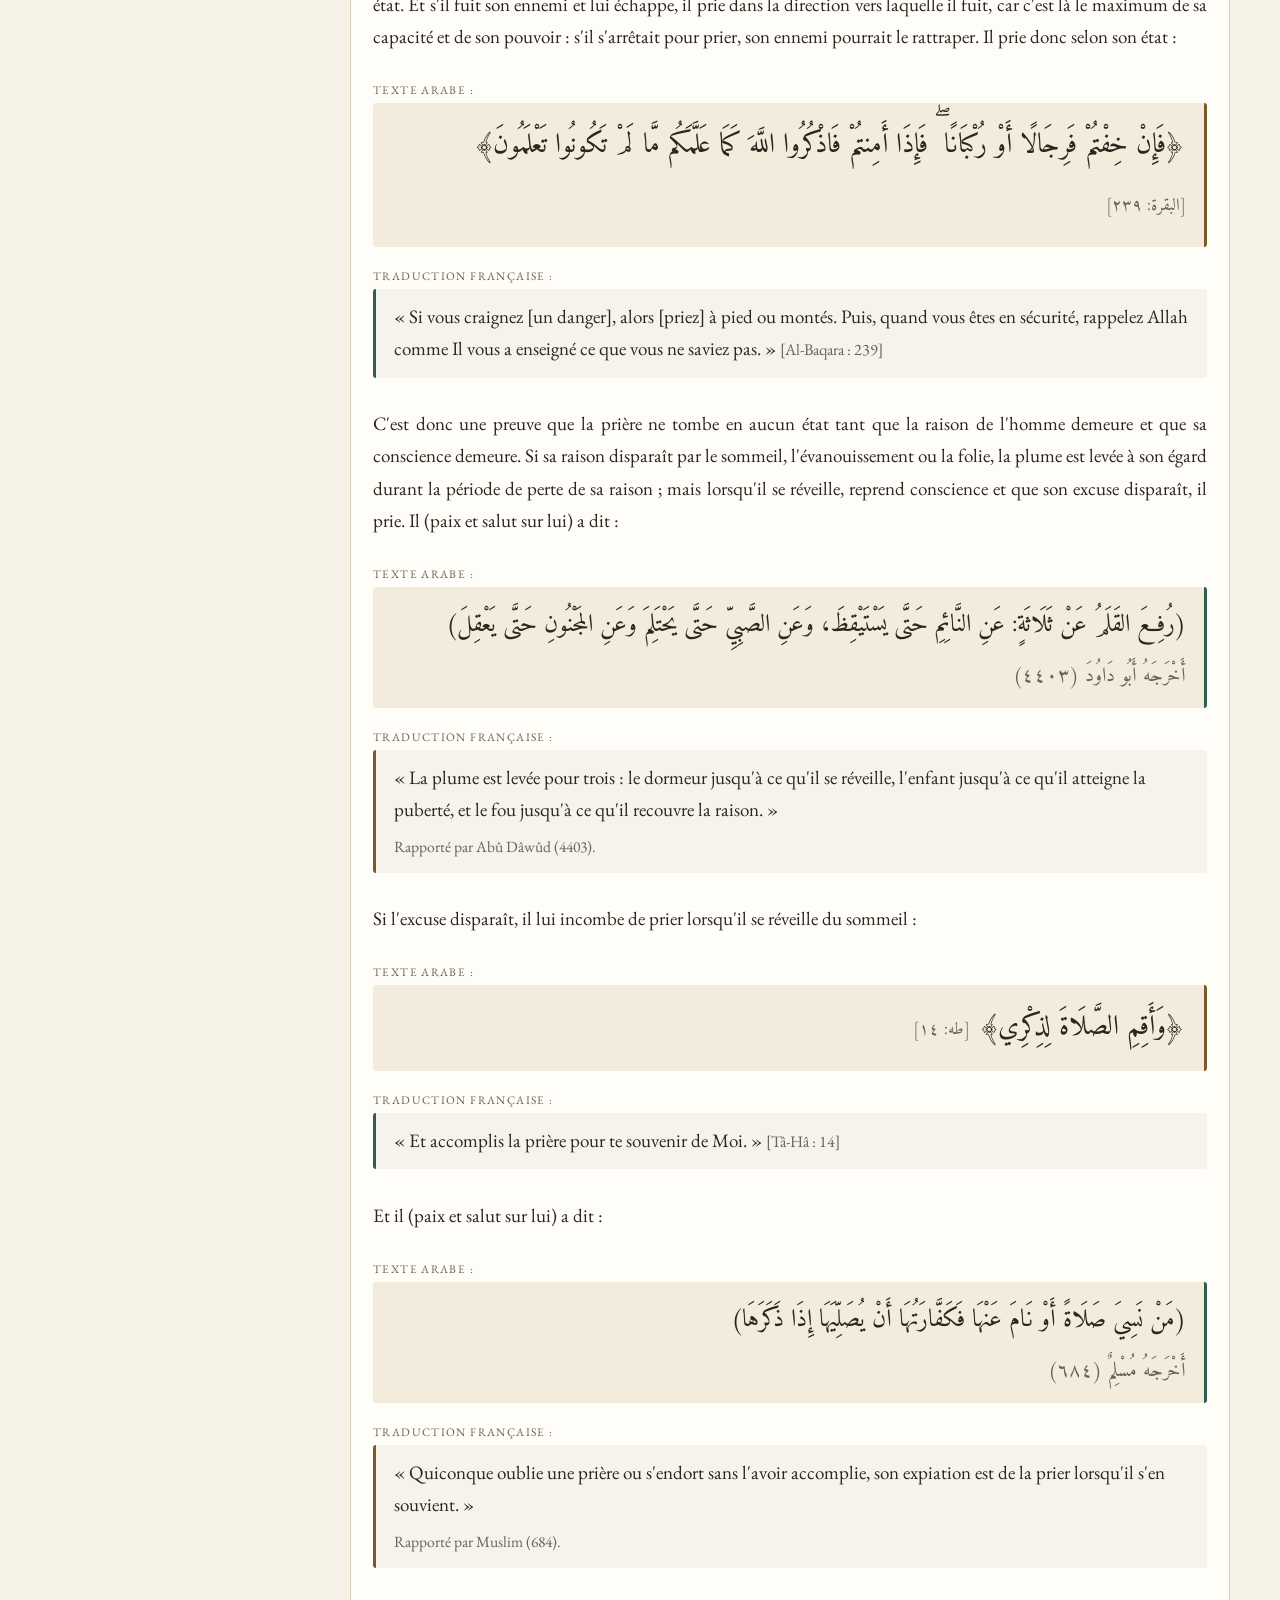
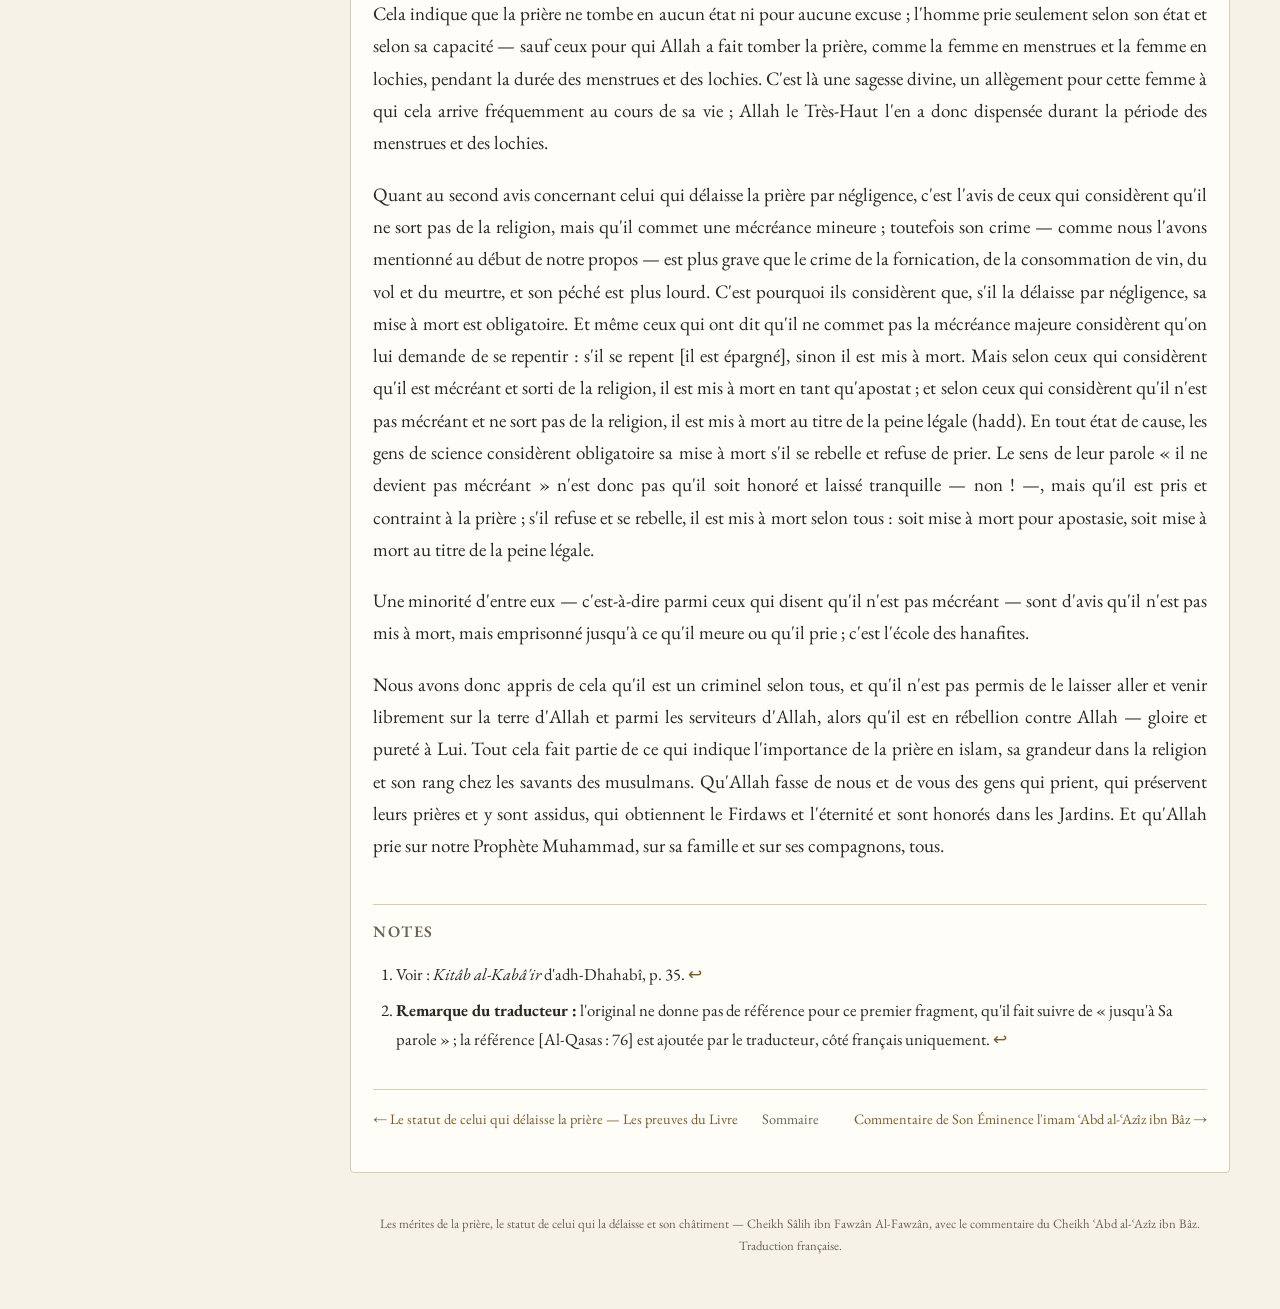
<file: 06-preuves-de-la-sunna.html>
<!DOCTYPE html>
<html lang="fr">
<head>
<meta charset="utf-8">
<meta name="viewport" content="width=device-width, initial-scale=1">
<title>Les preuves tirées de la Sunna — Fadâ'il as-Salât</title>
<link rel="preconnect" href="https://fonts.googleapis.com">
<link rel="preconnect" href="https://fonts.gstatic.com" crossorigin>
<link href="https://fonts.googleapis.com/css2?family=Amiri:ital,wght@0,400;0,700;1,400&family=EB+Garamond:ital,wght@0,400;0,600;1,400&display=swap" rel="stylesheet">
<link rel="stylesheet" href="style.css">
</head>
<body>
<div id="progression" aria-hidden="true"></div>
<header class="bandeau">
  <button type="button" id="ouvrir-lat" class="ouvrir-lat" aria-label="Ouvrir le sommaire" aria-controls="lateral">☰</button>
  <a class="marque" href="index.html"><span class="marque-ar" lang="ar" dir="rtl">فَضَائِلُ الصَّلَاةِ</span><span class="marque-fr">Les mérites de la prière</span></a>
  <div class="outils">
    <button type="button" id="moins" title="Réduire le texte" aria-label="Réduire le texte">A−</button>
    <button type="button" id="plus" title="Agrandir le texte" aria-label="Agrandir le texte">A+</button>
    <button type="button" id="theme" title="Changer de thème" aria-label="Changer de thème">◐</button>
  </div>
</header>
<div class="mise-en-page">
<aside class="lateral" id="lateral" aria-label="Sommaire">
  <div class="lat-tete"><p class="lat-livre">Sommaire</p><button type="button" id="fermer-lat" class="fermer-lat" aria-label="Fermer le sommaire">✕</button></div>
  <nav><ol class="lat-liste"><li class="" data-page="index.html"><a href="index.html"><span class="lat-titre">Introduction</span><span class="lu" aria-hidden="true">✓</span></a></li><li class="" data-page="01-presentation.html"><a href="01-presentation.html"><span class="lat-num">Chapitre 1</span><span class="lat-titre">Présentation</span><span class="lu" aria-hidden="true">✓</span></a></li><li class="" data-page="02-preambule.html"><a href="02-preambule.html"><span class="lat-num">Chapitre 2</span><span class="lat-titre">Préambule</span><span class="lu" aria-hidden="true">✓</span></a></li><li class="" data-page="03-rang-de-la-priere.html"><a href="03-rang-de-la-priere.html"><span class="lat-num">Chapitre 3</span><span class="lat-titre">Le rang de la prière en islam</span><span class="lu" aria-hidden="true">✓</span></a></li><li class="" data-page="04-merites-de-la-priere.html"><a href="04-merites-de-la-priere.html"><span class="lat-num">Chapitre 4</span><span class="lat-titre">Les mérites de la prière</span><span class="lu" aria-hidden="true">✓</span></a></li><li class="" data-page="05-statut-de-celui-qui-delaisse.html"><a href="05-statut-de-celui-qui-delaisse.html"><span class="lat-num">Chapitre 5</span><span class="lat-titre">Le statut de celui qui délaisse la prière — Les preuves du Livre</span><span class="lu" aria-hidden="true">✓</span></a></li><li class="actif" data-page="06-preuves-de-la-sunna.html"><a href="06-preuves-de-la-sunna.html" aria-current="page"><span class="lat-num">Chapitre 6</span><span class="lat-titre">Les preuves tirées de la Sunna</span><span class="lu" aria-hidden="true">✓</span></a><ol class="sous"><li><a href="#notes">Notes</a></li></ol></li><li class="" data-page="07-commentaire-ibn-baz.html"><a href="07-commentaire-ibn-baz.html"><span class="lat-num">Chapitre 7</span><span class="lat-titre">Commentaire de Son Éminence l'imam ʿAbd al-ʿAzîz ibn Bâz</span><span class="lu" aria-hidden="true">✓</span></a></li></ol></nav>
  <div class="lat-pied">
    <div class="lat-prog"><div class="lat-prog-barre" id="lat-prog-barre"></div></div>
    <p id="lat-prog-texte" class="lat-prog-texte">Aucun chapitre lu</p>
    <button type="button" id="reinit" class="reinit">Réinitialiser la progression</button>
  </div>
</aside>
<div class="voile" id="voile" hidden></div>
<div class="colonne">
<main class="page" data-page="06-preuves-de-la-sunna.html">
<article>
<p class="surtitre">Chapitre 6</p>
<h1>Les preuves tirées de la Sunna</h1>
<p class="titre-ar" lang="ar" dir="rtl">الأَدِلَّةُ مِنَ السُّنَّةِ</p>
<div class="filet"></div>
<p>Des hadiths sont rapportés du Prophète (paix et salut sur lui) qui indiquent la mécréance de celui qui délaisse la prière — la mécréance majeure qui fait sortir de la religion (al-milla). Parmi eux, ce qui se trouve dans le <i>Sahîh</i> de Muslim et dans les <i>Sunan</i>, d'après le Prophète (paix et salut sur lui), qu'il a dit :</p>
<div class="citation">
<p class="etiquette">Texte arabe :</p>
<blockquote class="bloc-ar bloc-hadith" dir="rtl" lang="ar"><p>(إِنَّ بَيْنَ الرَّجُلِ وَبَيْنَ الشِّرْكِ وَالكُفْرِ تَرْكَ الصَّلَاةِ)</p><span class="source-ar">أَخْرَجَهُ مُسْلِمٌ (٨٢)</span></blockquote>

<p class="etiquette">Traduction française :</p>
<blockquote class="bloc-fr bloc-hadith" lang="fr"><p>« Entre l'homme et entre le polythéisme et la mécréance, il y a le délaissement de la prière. »</p><span class="source-fr">Rapporté par Muslim (82).</span></blockquote>
</div>

<p>Et dans une version :</p>
<div class="citation">
<p class="etiquette">Texte arabe :</p>
<blockquote class="bloc-ar bloc-hadith" dir="rtl" lang="ar"><p>(فَمَنْ تَرَكَهَا فَقَدْ كَفَرَ)</p><span class="source-ar">أَخْرَجَهُ التِّرْمِذِيُّ (٢٦٢١)، وَابْنُ مَاجَهْ (١٠٧٩)، وَأَحْمَدُ (٢٢٩٣٧)</span></blockquote>

<p class="etiquette">Traduction française :</p>
<blockquote class="bloc-fr bloc-hadith" lang="fr"><p>« Quiconque la délaisse a certes mécru. »</p><span class="source-fr">Rapporté par at-Tirmidhî (2621), Ibn Mâja (1079) et Ahmad (22937).</span></blockquote>
</div>

<p>C'est une preuve claire de la mécréance de celui qui délaisse la prière, de manière absolue, qu'il nie son obligation ou qu'il la reconnaisse, car le hadith n'a pas fait de distinction. De plus, le mot « mécréance » est venu avec l'article défini ; or la mécréance, lorsqu'elle est définie, désigne la mécréance majeure qui fait sortir de la religion, car c'est là le sens convenu et connu. C'est donc une preuve claire que quiconque délaisse la prière est entré dans la mécréance majeure.</p>
<p>De même, ce qu'ont rapporté l'imam Ahmad et les auteurs des <i>Sunan</i> — et at-Tirmidhî a dit : « hadith hasan, sahîh, gharîb » —, à savoir que le Prophète (paix et salut sur lui) a dit :</p>
<div class="citation">
<p class="etiquette">Texte arabe :</p>
<blockquote class="bloc-ar bloc-hadith" dir="rtl" lang="ar"><p>(العَهْدُ الَّذِي بَيْنَنَا وَبَيْنَهُمُ الصَّلَاةُ)</p><span class="source-ar">المَرْجِعُ السَّابِقُ</span></blockquote>

<p class="etiquette">Traduction française :</p>
<blockquote class="bloc-fr bloc-hadith" lang="fr"><p>« Le pacte qui est entre nous et eux est la prière. »</p><span class="source-fr">Référence précédente.</span></blockquote>
</div>

<p>(C'est-à-dire : les mécréants.) Autrement dit : il n'y a de différence entre le croyant et le mécréant que cette prière. C'est une preuve claire que quiconque délaisse la prière, il n'y a plus de différence entre lui et les mécréants.</p>
<p>De même, l'autre hadith, dans lequel le Prophète (paix et salut sur lui) a dit :</p>
<div class="citation">
<p class="etiquette">Texte arabe :</p>
<blockquote class="bloc-ar bloc-hadith" dir="rtl" lang="ar"><p>(مَنْ حَافَظَ عَلَيْهَا كَانَتْ لَهُ نُورًا وَبُرْهَانًا وَنَجَاةً يَوْمَ القِيَامَةِ وَمَنْ لَمْ يُحَافِظْ عَلَيْهَا لَمْ يَكُنْ لَهُ نُورًا وَلَا بُرْهَانًا وَلَا نَجَاةً يَوْمَ القِيَامَةِ وَكَانَ يَوْمَ القِيَامَةِ مَعَ قَارُونَ وَفِرْعَوْنَ وَهَامَانَ وَأُبَيِّ بْنِ خَلَفٍ)</p><span class="source-ar">أَخْرَجَهُ الإِمَامُ أَحْمَدُ (٦٥٧٦)، وَالدَّارِمِيُّ (٢٧٢٣)</span></blockquote>

<p class="etiquette">Traduction française :</p>
<blockquote class="bloc-fr bloc-hadith" lang="fr"><p>« Quiconque la préserve, elle sera pour lui une lumière, une preuve et un salut au Jour de la Résurrection ; et quiconque ne la préserve pas n'aura ni lumière, ni preuve, ni salut au Jour de la Résurrection, et il sera, au Jour de la Résurrection, avec Qârûn, Pharaon, Hâmân et Ubayy ibn Khalaf. »</p><span class="source-fr">Rapporté par l'imam Ahmad (6576) et ad-Dârimî (2723).</span></blockquote>
</div>

<p>C'est-à-dire qu'il sera rassemblé avec ses semblables parmi les chefs de la mécréance ; et le fait qu'il soit rassemblé avec eux est une preuve de la gravité de sa mécréance, et que sa mécréance n'est pas ordinaire, mais une mécréance grave — qu'Allah nous en préserve. Les savants ont dit<sup class="appel"><a href="#n1" id="a1">1</a></sup> : la sagesse de son rassemblement avec ceux-là est qu'ils sont les chefs de la mécréance.</p>
<p>Aussi, celui qui délaisse la prière parce qu'il est occupé par ses biens sera avec Qârûn, car ceux à qui l'on a donné d'immenses richesses, qui les ont occupés de la prière et les en ont détournés, seront rassemblés avec Qârûn, dont Allah a mentionné l'histoire :</p>
<div class="citation">
<p class="etiquette">Texte arabe :</p>
<blockquote class="bloc-ar" dir="rtl" lang="ar"><p>﴿إِنَّ قَارُونَ كَانَ مِن قَوْمِ مُوسَىٰ فَبَغَىٰ عَلَيْهِمْ﴾</p></blockquote>

<p class="etiquette">Traduction française :</p>
<blockquote class="bloc-fr" lang="fr"><p>« Qârûn était du peuple de Moïse, mais il fut injuste envers eux. » <span class="ref-fr">[Al-Qasas : 76]<sup class="appel"><a href="#n2" id="a2">2</a></sup></span></p></blockquote>
</div>

<p>jusqu'à Sa parole :</p>
<div class="citation">
<p class="etiquette">Texte arabe :</p>
<blockquote class="bloc-ar" dir="rtl" lang="ar"><p>﴿فَخَسَفْنَا بِهِ وَبِدَارِهِ الْأَرْضَ فَمَا كَانَ لَهُ مِن فِئَةٍ يَنصُرُونَهُ مِن دُونِ اللَّهِ وَمَا كَانَ مِنَ الْمُنتَصِرِينَ﴾ <span class="ref-ar">[القصص: ٨١]</span></p></blockquote>

<p class="etiquette">Traduction française :</p>
<blockquote class="bloc-fr" lang="fr"><p>« Nous fîmes alors engloutir par la terre, lui et sa demeure. Il n'eut aucun groupe pour le secourir en dehors d'Allah, et il ne put se secourir lui-même. » <span class="ref-fr">[Al-Qasas : 81]</span></p></blockquote>
</div>

<p>Celui que ses biens, sa fortune, ses placements et ses comptes occupent de l'accomplissement des cinq prières sera donc avec Qârûn, que ses biens ont rendu tyrannique, que sa fortune a ébloui, qui s'est cru dispensé d'Allah — gloire et pureté à Lui — et s'est montré injuste envers les serviteurs vertueux d'Allah. S'il est occupé par sa royauté et sa présidence, il sera rassemblé avec Pharaon ; s'il est occupé par sa fonction et son ministère, il sera rassemblé avec Hâmân. Ainsi, les fonctionnaires qui s'occupent de leurs bureaux et de leurs fonctions, qui ne sortent pas pour la prière et ne prient pas avec les musulmans, mais restent sur leurs chaises et dans leurs dossiers sans se rendre à la prière, ceux-là seront rassemblés avec Hâmân, ministre de Pharaon et son fonctionnaire.</p>
<p>Et s'il est occupé par son commerce, ses ventes, ses achats et le suivi des marchés, il sera rassemblé avec Ubayy ibn Khalaf, le commerçant des mécréants à La Mecque ; et s'il est occupé à suivre les marchandises et l'indice des actions, il sera rassemblé avec son semblable, Ubayy ibn Khalaf. Car Allah — gloire et pureté à Lui — a décrit les croyants en disant d'eux :</p>
<div class="citation">
<p class="etiquette">Texte arabe :</p>
<blockquote class="bloc-ar" dir="rtl" lang="ar"><p>﴿رِجَالٌ لَّا تُلْهِيهِمْ تِجَارَةٌ وَلَا بَيْعٌ عَن ذِكْرِ اللَّهِ وَإِقَامِ الصَّلَاةِ وَإِيتَاءِ الزَّكَاةِ ۙ يَخَافُونَ يَوْمًا تَتَقَلَّبُ فِيهِ الْقُلُوبُ وَالْأَبْصَارُ﴾ <span class="ref-ar">[النور: ٣٧]</span></p></blockquote>

<p class="etiquette">Traduction française :</p>
<blockquote class="bloc-fr" lang="fr"><p>« Des hommes que ni commerce ni vente ne distraient de l'évocation d'Allah, de l'accomplissement de la prière et de l'acquittement de la zakât, et qui redoutent un Jour où les cœurs et les regards seront bouleversés. » <span class="ref-fr">[An-Nûr : 37]</span></p></blockquote>
</div>

<p>Et Il — gloire et pureté à Lui — a dit :</p>
<div class="citation">
<p class="etiquette">Texte arabe :</p>
<blockquote class="bloc-ar" dir="rtl" lang="ar"><p>﴿يَا أَيُّهَا الَّذِينَ آمَنُوا لَا تُلْهِكُمْ أَمْوَالُكُمْ وَلَا أَوْلَادُكُمْ عَن ذِكْرِ اللَّهِ ۚ وَمَن يَفْعَلْ ذَٰلِكَ فَأُولَٰئِكَ هُمُ الْخَاسِرُونَ﴾ <span class="ref-ar">[المنافقون: ٩]</span></p></blockquote>

<p class="etiquette">Traduction française :</p>
<blockquote class="bloc-fr" lang="fr"><p>« Ô vous qui avez cru ! Que ni vos biens ni vos enfants ne vous distraient du rappel d'Allah. Quiconque fait cela, ceux-là sont les perdants. » <span class="ref-fr">[Al-Munâfiqûn : 9]</span></p></blockquote>
</div>

<p>Et Il — gloire et pureté à Lui — a dit :</p>
<div class="citation">
<p class="etiquette">Texte arabe :</p>
<blockquote class="bloc-ar" dir="rtl" lang="ar"><p>﴿يَا أَيُّهَا الَّذِينَ آمَنُوا إِذَا نُودِيَ لِلصَّلَاةِ مِن يَوْمِ الْجُمُعَةِ فَاسْعَوْا إِلَىٰ ذِكْرِ اللَّهِ وَذَرُوا الْبَيْعَ ۚ ذَٰلِكُمْ خَيْرٌ لَّكُمْ إِن كُنتُمْ تَعْلَمُونَ ۝ فَإِذَا قُضِيَتِ الصَّلَاةُ فَانتَشِرُوا فِي الْأَرْضِ وَابْتَغُوا مِن فَضْلِ اللَّهِ وَاذْكُرُوا اللَّهَ كَثِيرًا لَّعَلَّكُمْ تُفْلِحُونَ﴾ <span class="ref-ar">[الجمعة: ٩ - ١٠]</span></p></blockquote>

<p class="etiquette">Traduction française :</p>
<blockquote class="bloc-fr" lang="fr"><p>« Ô vous qui avez cru ! Quand on appelle à la prière du jour du vendredi, empressez-vous vers le rappel d'Allah et laissez le négoce. Cela est meilleur pour vous, si vous saviez. Puis, quand la prière est achevée, dispersez-vous sur la terre, recherchez la grâce d'Allah et rappelez souvent Allah, afin que vous réussissiez. » <span class="ref-fr">[Al-Jumuʿa : 9-10]</span></p></blockquote>
</div>

<p>Allah ne nous a pas interdit la recherche de la subsistance, la vente, l'achat et l'exercice du commerce par les voies saines et les gains licites ; cela fait au contraire partie de ce qui nous est ordonné et de ce par quoi nous nous aidons à Son obéissance. Il nous a seulement interdit de nous occuper du commerce et de son exercice au détriment de l'accomplissement des prières à leurs heures, avec les groupes, dans les mosquées : c'est cela contre quoi Il nous a mis en garde. Quant au fait de réunir les deux intérêts, celui d'ici-bas et celui de l'au-delà, cela est légiféré. Le Très-Haut a dit :</p>
<div class="citation">
<p class="etiquette">Texte arabe :</p>
<blockquote class="bloc-ar" dir="rtl" lang="ar"><p>﴿فَإِذَا قُضِيَتِ الصَّلَاةُ فَانتَشِرُوا فِي الْأَرْضِ وَابْتَغُوا مِن فَضْلِ اللَّهِ وَاذْكُرُوا اللَّهَ كَثِيرًا لَّعَلَّكُمْ تُفْلِحُونَ﴾ <span class="ref-ar">[الجمعة: ١٠]</span></p></blockquote>

<p class="etiquette">Traduction française :</p>
<blockquote class="bloc-fr" lang="fr"><p>« Puis, quand la prière est achevée, dispersez-vous sur la terre, recherchez la grâce d'Allah et rappelez souvent Allah, afin que vous réussissiez. » <span class="ref-fr">[Al-Jumuʿa : 10]</span></p></blockquote>
</div>

<p>Que ceci ne prenne pas le pas sur cela. Telle est la caractéristique des croyants :</p>
<div class="citation">
<p class="etiquette">Texte arabe :</p>
<blockquote class="bloc-ar" dir="rtl" lang="ar"><p>﴿لَّا تُلْهِيهِمْ تِجَارَةٌ وَلَا بَيْعٌ عَن ذِكْرِ اللَّهِ﴾</p></blockquote>

<p class="etiquette">Traduction française :</p>
<blockquote class="bloc-fr" lang="fr"><p>« [Des hommes] que ni commerce ni vente ne distraient de l'évocation d'Allah. » <span class="ref-fr">[An-Nûr : 37]</span></p></blockquote>
</div>

<p>Il n'a pas dit qu'ils ne vendent ni n'achètent et restent assis dans les mosquées tout leur temps ; ils vendent et achètent, mais lorsque la prière arrive, ils abaissent leurs balances et se tournent vers la prière ; et lorsque la prière est terminée, ils reviennent à leur commerce. Telle est la caractéristique des gens de la foi.</p>
<p>Il est connu que la prière ne tombe pas pour le croyant, en aucun état ni pour aucune excuse, tant que sa raison demeure. Le Très-Haut a dit :</p>
<div class="citation">
<p class="etiquette">Texte arabe :</p>
<blockquote class="bloc-ar" dir="rtl" lang="ar"><p>﴿حَافِظُوا عَلَى الصَّلَوَاتِ وَالصَّلَاةِ الْوُسْطَىٰ وَقُومُوا لِلَّهِ قَانِتِينَ ۝ فَإِنْ خِفْتُمْ فَرِجَالًا أَوْ رُكْبَانًا﴾ <span class="ref-ar">[البقرة: ٢٣٨ - ٢٣٩]</span></p></blockquote>

<p class="etiquette">Traduction française :</p>
<blockquote class="bloc-fr" lang="fr"><p>« Préservez les prières, ainsi que la prière médiane, et tenez-vous debout devant Allah avec dévotion. Si vous craignez [un danger], alors [priez] à pied ou montés. » <span class="ref-fr">[Al-Baqara : 238-239]</span></p></blockquote>
</div>

<p>Ils cheminent sur la route, malgré la fatigue du voyage, l'éloignement de la distance et la survenue de la peur ; lorsque la prière arrive, ils prient, mais selon la manière qu'Allah — gloire et pureté à Lui — a légiférée. Il a légiféré pour le voyageur le raccourcissement de la prière et le regroupement de deux prières — regroupement par avancement ou par retardement — lorsque le voyage presse ; Il a légiféré pour le malade de prier debout ; s'il ne le peut pas, assis ; et s'il ne le peut pas, sur le côté ; et Il a légiféré pour celui qui a peur de prier selon des formes adaptées à sa situation, comme cela est rapporté du Prophète (paix et salut sur lui). Celui qui a peur prie selon son état : à pied, ou monté sur sa monture, ses voitures ou son avion ; lorsque l'heure de la prière arrive, il prie selon son état. Et s'il fuit son ennemi et lui échappe, il prie dans la direction vers laquelle il fuit, car c'est là le maximum de sa capacité et de son pouvoir : s'il s'arrêtait pour prier, son ennemi pourrait le rattraper. Il prie donc selon son état :</p>
<div class="citation">
<p class="etiquette">Texte arabe :</p>
<blockquote class="bloc-ar" dir="rtl" lang="ar"><p>﴿فَإِنْ خِفْتُمْ فَرِجَالًا أَوْ رُكْبَانًا ۖ فَإِذَا أَمِنتُمْ فَاذْكُرُوا اللَّهَ كَمَا عَلَّمَكُم مَّا لَمْ تَكُونُوا تَعْلَمُونَ﴾ <span class="ref-ar">[البقرة: ٢٣٩]</span></p></blockquote>

<p class="etiquette">Traduction française :</p>
<blockquote class="bloc-fr" lang="fr"><p>« Si vous craignez [un danger], alors [priez] à pied ou montés. Puis, quand vous êtes en sécurité, rappelez Allah comme Il vous a enseigné ce que vous ne saviez pas. » <span class="ref-fr">[Al-Baqara : 239]</span></p></blockquote>
</div>

<p>C'est donc une preuve que la prière ne tombe en aucun état tant que la raison de l'homme demeure et que sa conscience demeure. Si sa raison disparaît par le sommeil, l'évanouissement ou la folie, la plume est levée à son égard durant la période de perte de sa raison ; mais lorsqu'il se réveille, reprend conscience et que son excuse disparaît, il prie. Il (paix et salut sur lui) a dit :</p>
<div class="citation">
<p class="etiquette">Texte arabe :</p>
<blockquote class="bloc-ar bloc-hadith" dir="rtl" lang="ar"><p>(رُفِعَ القَلَمُ عَنْ ثَلَاثَةٍ: عَنِ النَّائِمِ حَتَّى يَسْتَيْقِظَ، وَعَنِ الصَّبِيِّ حَتَّى يَحْتَلِمَ وَعَنِ المَجْنُونِ حَتَّى يَعْقِلَ)</p><span class="source-ar">أَخْرَجَهُ أَبُو دَاوُدَ (٤٤٠٣)</span></blockquote>

<p class="etiquette">Traduction française :</p>
<blockquote class="bloc-fr bloc-hadith" lang="fr"><p>« La plume est levée pour trois : le dormeur jusqu'à ce qu'il se réveille, l'enfant jusqu'à ce qu'il atteigne la puberté, et le fou jusqu'à ce qu'il recouvre la raison. »</p><span class="source-fr">Rapporté par Abû Dâwûd (4403).</span></blockquote>
</div>

<p>Si l'excuse disparaît, il lui incombe de prier lorsqu'il se réveille du sommeil :</p>
<div class="citation">
<p class="etiquette">Texte arabe :</p>
<blockquote class="bloc-ar" dir="rtl" lang="ar"><p>﴿وَأَقِمِ الصَّلَاةَ لِذِكْرِي﴾ <span class="ref-ar">[طه: ١٤]</span></p></blockquote>

<p class="etiquette">Traduction française :</p>
<blockquote class="bloc-fr" lang="fr"><p>« Et accomplis la prière pour te souvenir de Moi. » <span class="ref-fr">[Tâ-Hâ : 14]</span></p></blockquote>
</div>

<p>Et il (paix et salut sur lui) a dit :</p>
<div class="citation">
<p class="etiquette">Texte arabe :</p>
<blockquote class="bloc-ar bloc-hadith" dir="rtl" lang="ar"><p>(مَنْ نَسِيَ صَلَاةً أَوْ نَامَ عَنْهَا فَكَفَّارَتُهَا أَنْ يُصَلِّيَهَا إِذَا ذَكَرَهَا)</p><span class="source-ar">أَخْرَجَهُ مُسْلِمٌ (٦٨٤)</span></blockquote>

<p class="etiquette">Traduction française :</p>
<blockquote class="bloc-fr bloc-hadith" lang="fr"><p>« Quiconque oublie une prière ou s'endort sans l'avoir accomplie, son expiation est de la prier lorsqu'il s'en souvient. »</p><span class="source-fr">Rapporté par Muslim (684).</span></blockquote>
</div>

<p>Cela indique que la prière ne tombe en aucun état ni pour aucune excuse ; l'homme prie seulement selon son état et selon sa capacité — sauf ceux pour qui Allah a fait tomber la prière, comme la femme en menstrues et la femme en lochies, pendant la durée des menstrues et des lochies. C'est là une sagesse divine, un allègement pour cette femme à qui cela arrive fréquemment au cours de sa vie ; Allah le Très-Haut l'en a donc dispensée durant la période des menstrues et des lochies.</p>
<p>Quant au second avis concernant celui qui délaisse la prière par négligence, c'est l'avis de ceux qui considèrent qu'il ne sort pas de la religion, mais qu'il commet une mécréance mineure ; toutefois son crime — comme nous l'avons mentionné au début de notre propos — est plus grave que le crime de la fornication, de la consommation de vin, du vol et du meurtre, et son péché est plus lourd. C'est pourquoi ils considèrent que, s'il la délaisse par négligence, sa mise à mort est obligatoire. Et même ceux qui ont dit qu'il ne commet pas la mécréance majeure considèrent qu'on lui demande de se repentir : s'il se repent [il est épargné], sinon il est mis à mort. Mais selon ceux qui considèrent qu'il est mécréant et sorti de la religion, il est mis à mort en tant qu'apostat ; et selon ceux qui considèrent qu'il n'est pas mécréant et ne sort pas de la religion, il est mis à mort au titre de la peine légale (hadd). En tout état de cause, les gens de science considèrent obligatoire sa mise à mort s'il se rebelle et refuse de prier. Le sens de leur parole « il ne devient pas mécréant » n'est donc pas qu'il soit honoré et laissé tranquille — non ! —, mais qu'il est pris et contraint à la prière ; s'il refuse et se rebelle, il est mis à mort selon tous : soit mise à mort pour apostasie, soit mise à mort au titre de la peine légale.</p>
<p>Une minorité d'entre eux — c'est-à-dire parmi ceux qui disent qu'il n'est pas mécréant — sont d'avis qu'il n'est pas mis à mort, mais emprisonné jusqu'à ce qu'il meure ou qu'il prie ; c'est l'école des hanafites.</p>
<p>Nous avons donc appris de cela qu'il est un criminel selon tous, et qu'il n'est pas permis de le laisser aller et venir librement sur la terre d'Allah et parmi les serviteurs d'Allah, alors qu'il est en rébellion contre Allah — gloire et pureté à Lui. Tout cela fait partie de ce qui indique l'importance de la prière en islam, sa grandeur dans la religion et son rang chez les savants des musulmans. Qu'Allah fasse de nous et de vous des gens qui prient, qui préservent leurs prières et y sont assidus, qui obtiennent le Firdaws et l'éternité et sont honorés dans les Jardins. Et qu'Allah prie sur notre Prophète Muhammad, sur sa famille et sur ses compagnons, tous.</p>
<section class="notes" id="notes"><h2>Notes</h2>
<ol>
<li id="n1">Voir : <i>Kitâb al-Kabâ'ir</i> d'adh-Dhahabî, p. 35. <a class="retour" href="#a1" aria-label="Revenir au texte">↩</a></li>
<li id="n2"><b>Remarque du traducteur :</b> l'original ne donne pas de référence pour ce premier fragment, qu'il fait suivre de « jusqu'à Sa parole » ; la référence [Al-Qasas : 76] est ajoutée par le traducteur, côté français uniquement. <a class="retour" href="#a2" aria-label="Revenir au texte">↩</a></li>
</ol></section>
</article>
<nav class="pagination">
<a class="prec" href="05-statut-de-celui-qui-delaisse.html">← Le statut de celui qui délaisse la prière — Les preuves du Livre</a>
<a class="sommaire-lien" href="index.html#sommaire">Sommaire</a>
<a class="suiv" href="07-commentaire-ibn-baz.html">Commentaire de Son Éminence l'imam ʿAbd al-ʿAzîz ibn Bâz →</a>
</nav>
</main>
<footer class="pied">
  <p>Les mérites de la prière, le statut de celui qui la délaisse et son châtiment — Cheikh Sâlih ibn Fawzân Al-Fawzân, avec le commentaire du Cheikh ʿAbd al-ʿAzîz ibn Bâz.<br>Traduction française.</p>
</footer>
</div>
</div>
<button type="button" id="haut" aria-label="Revenir en haut">↑</button>
<script src="script.js"></script>
</body>
</html>
</file>
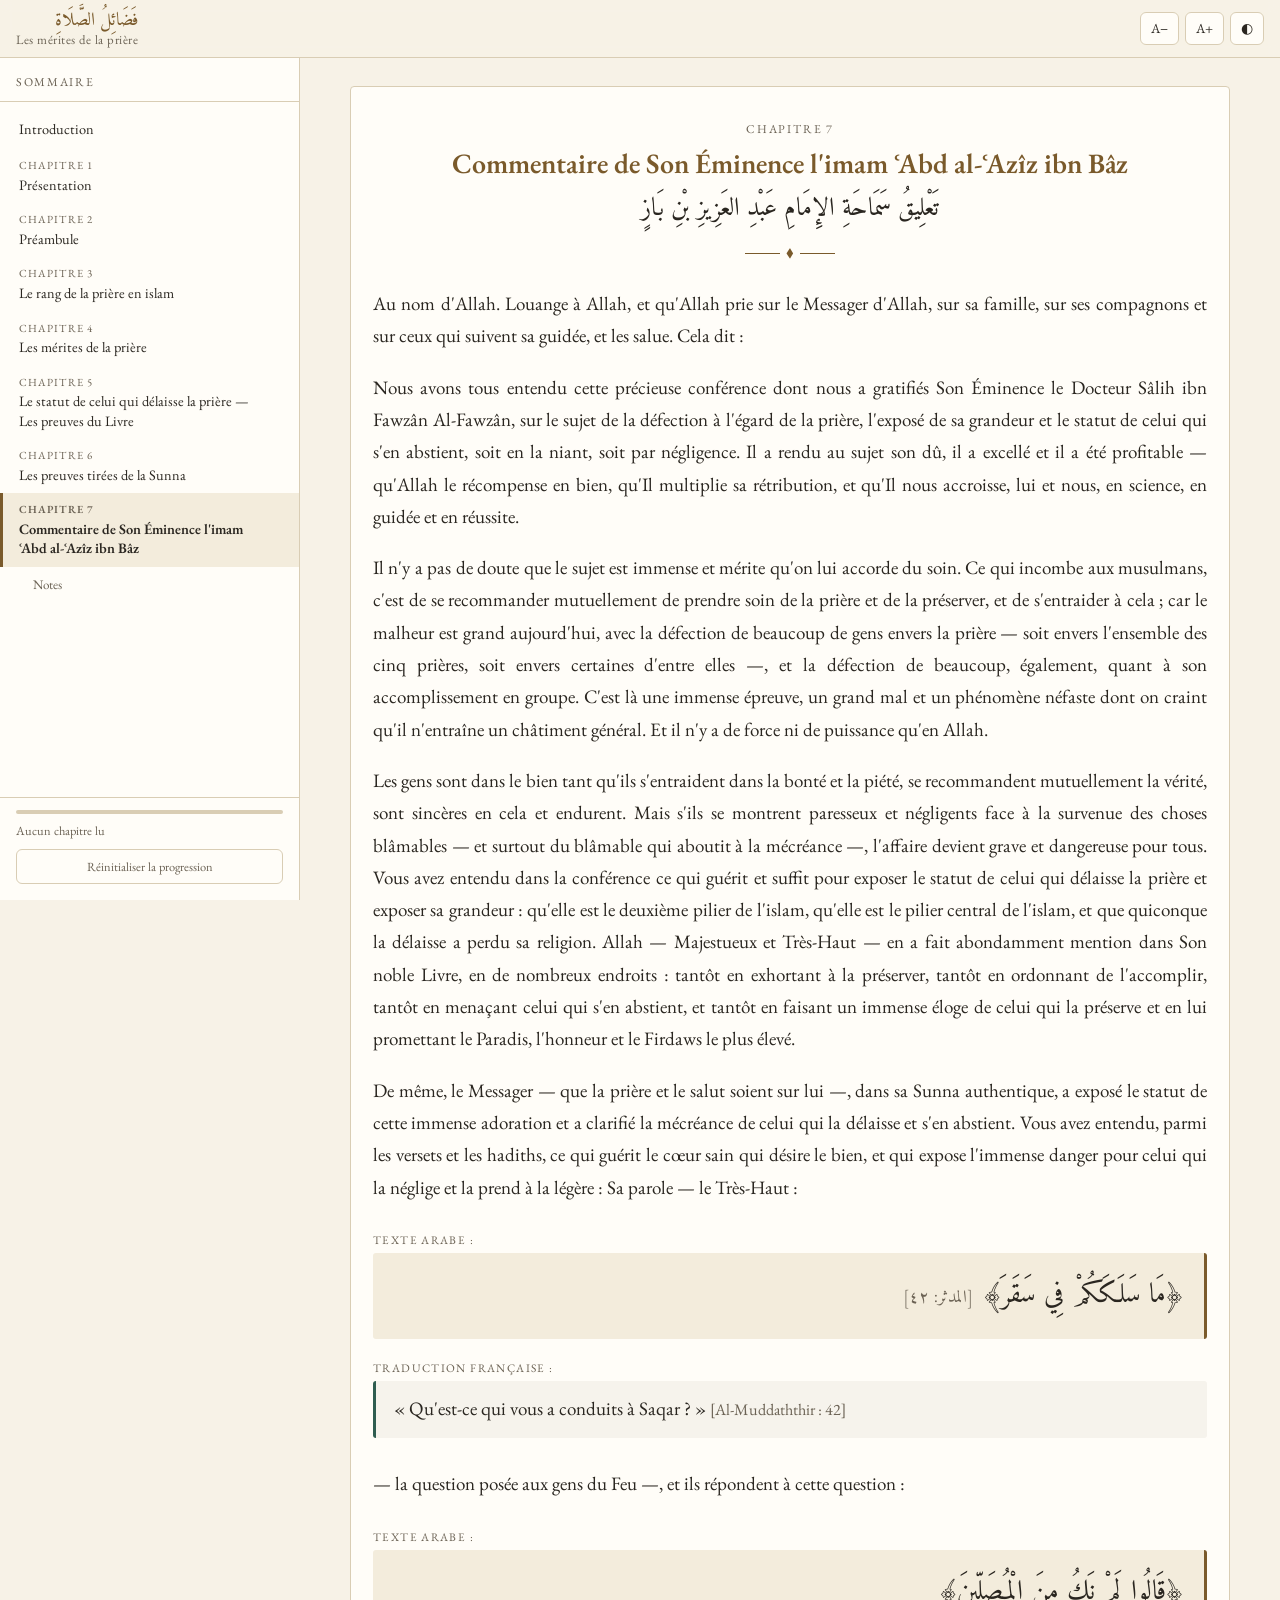
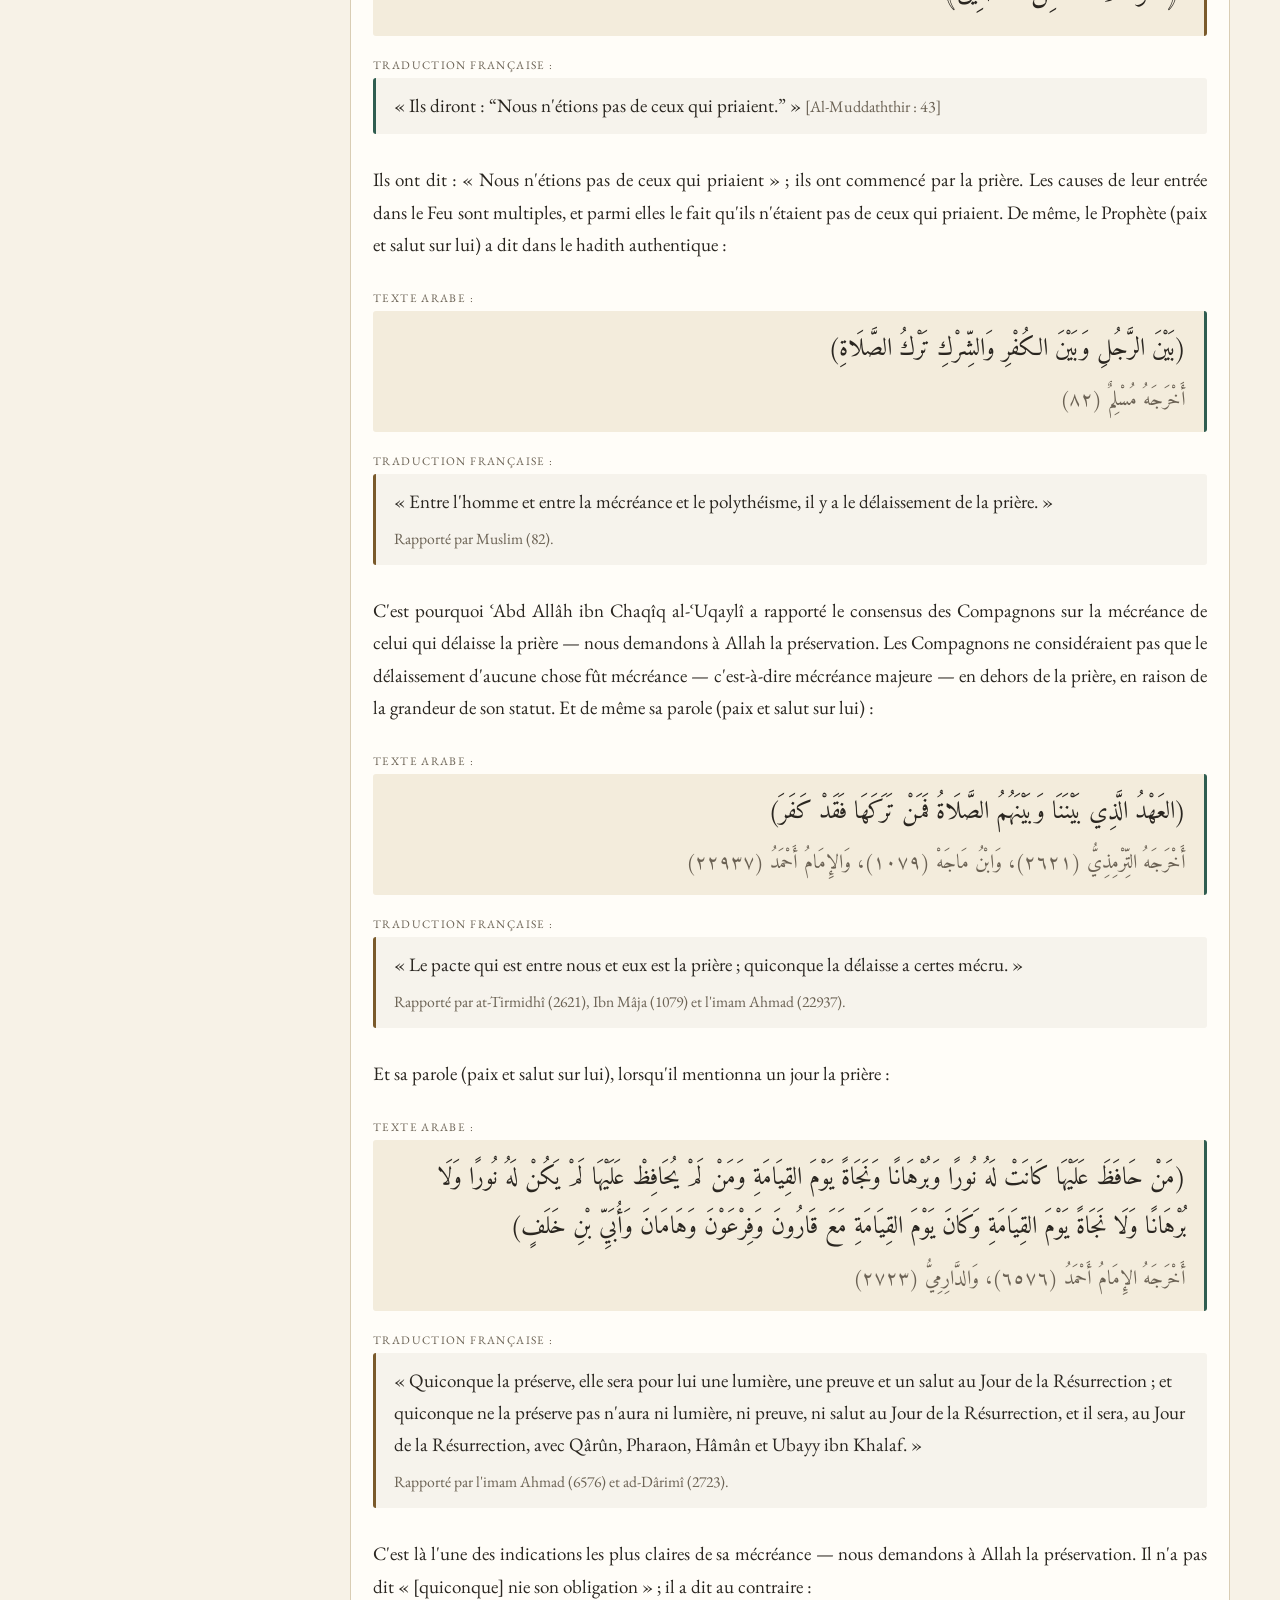
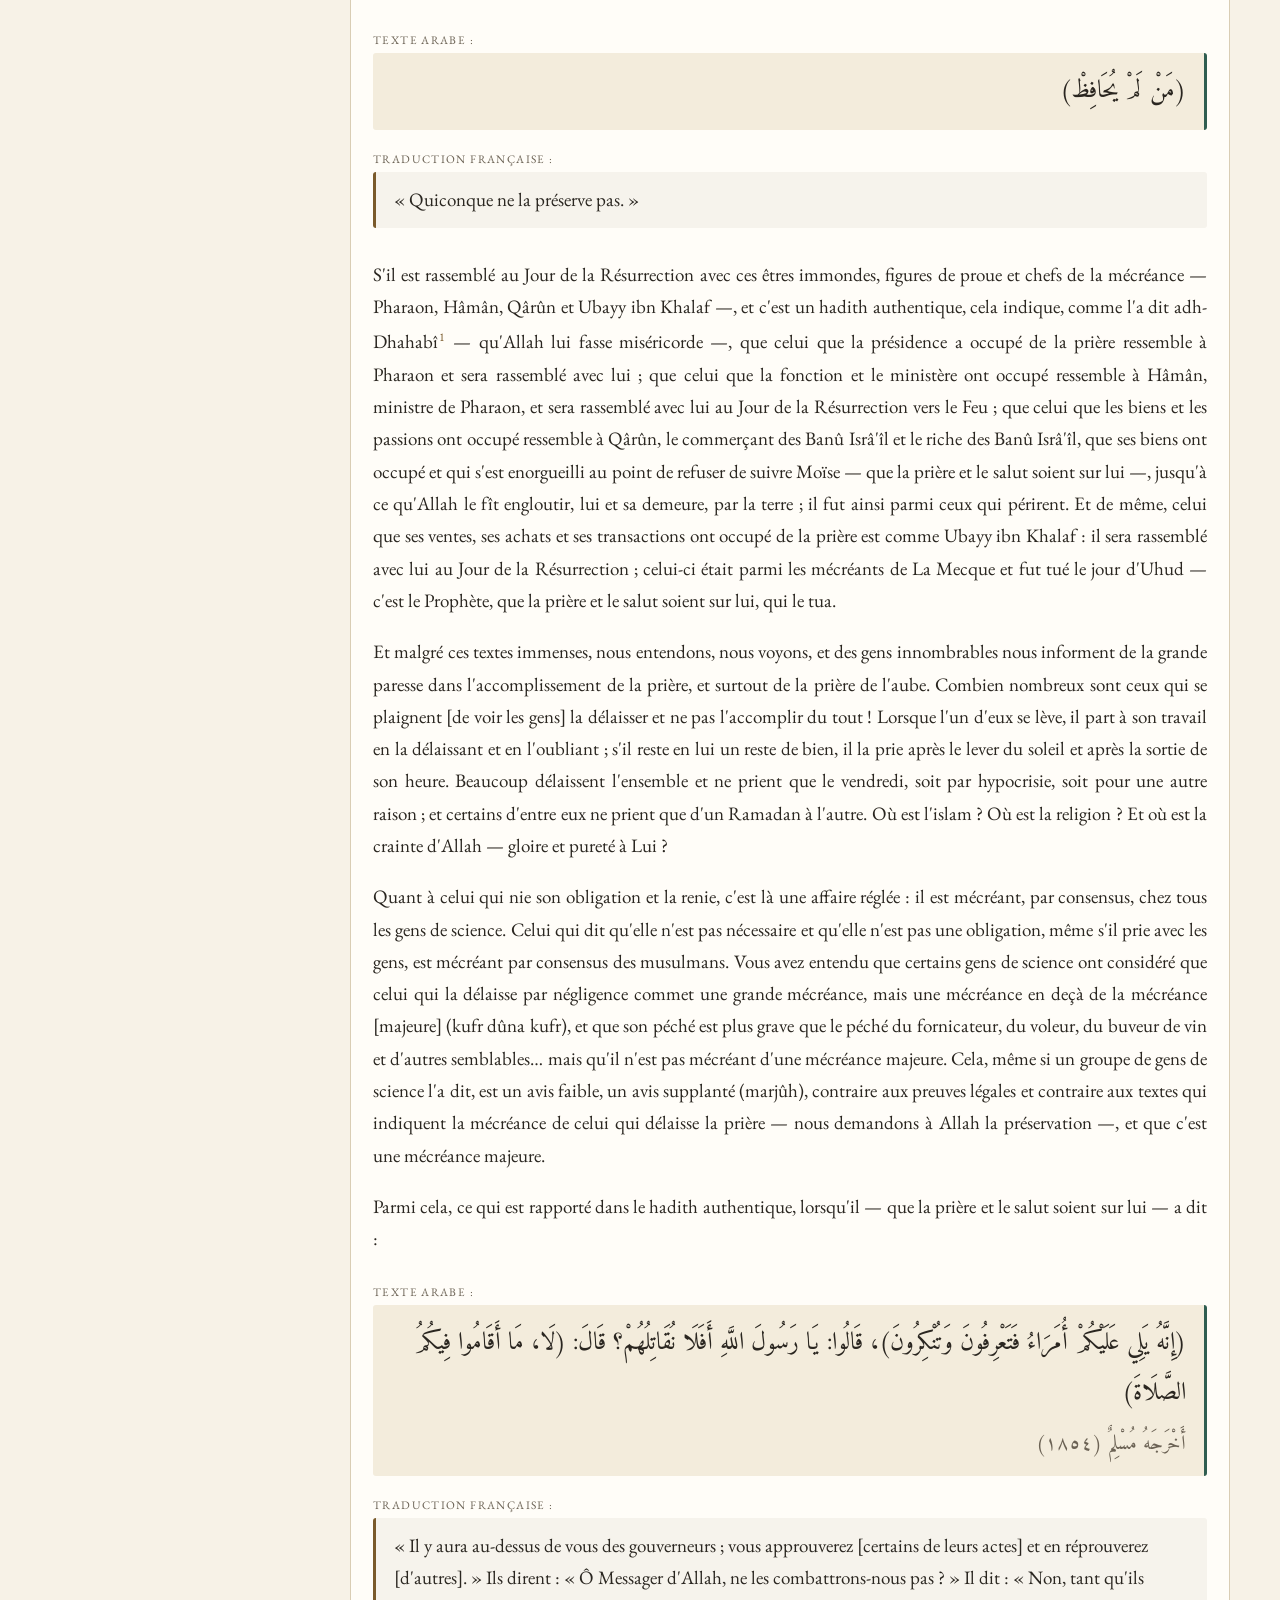
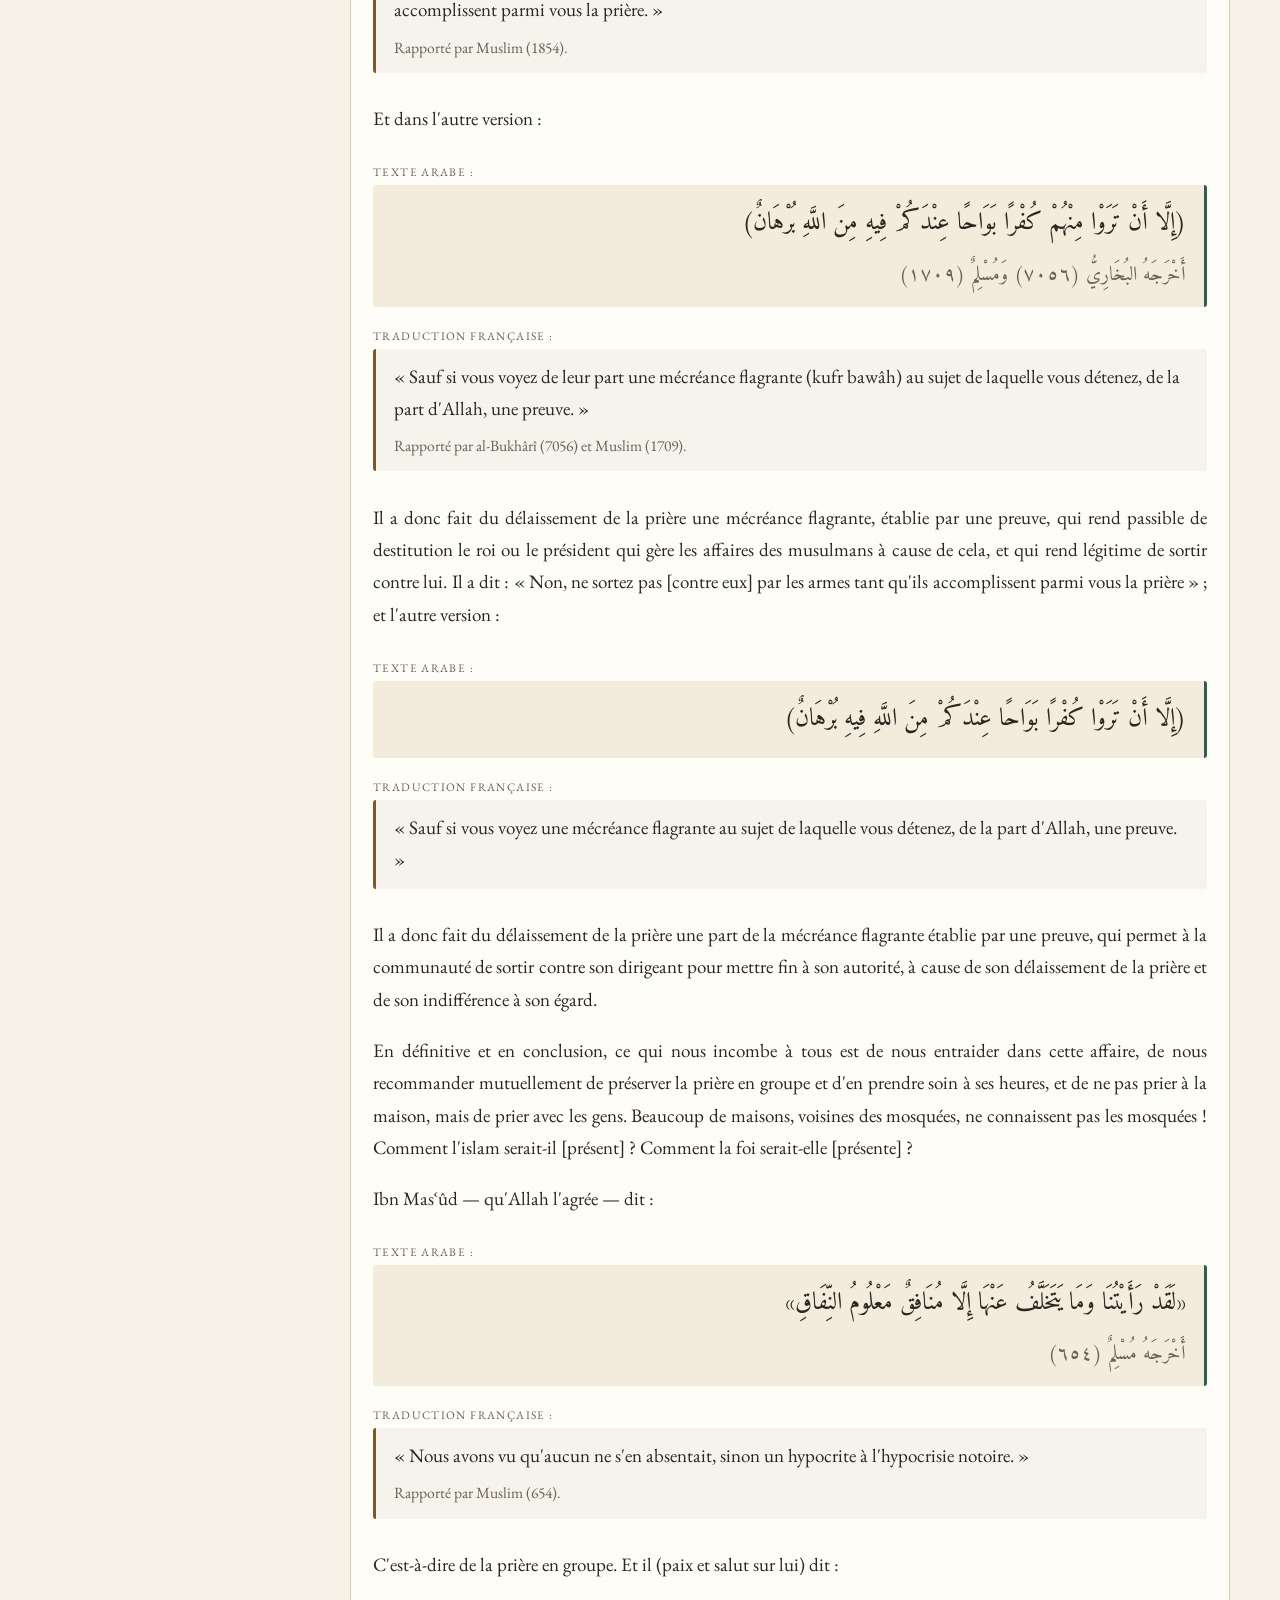
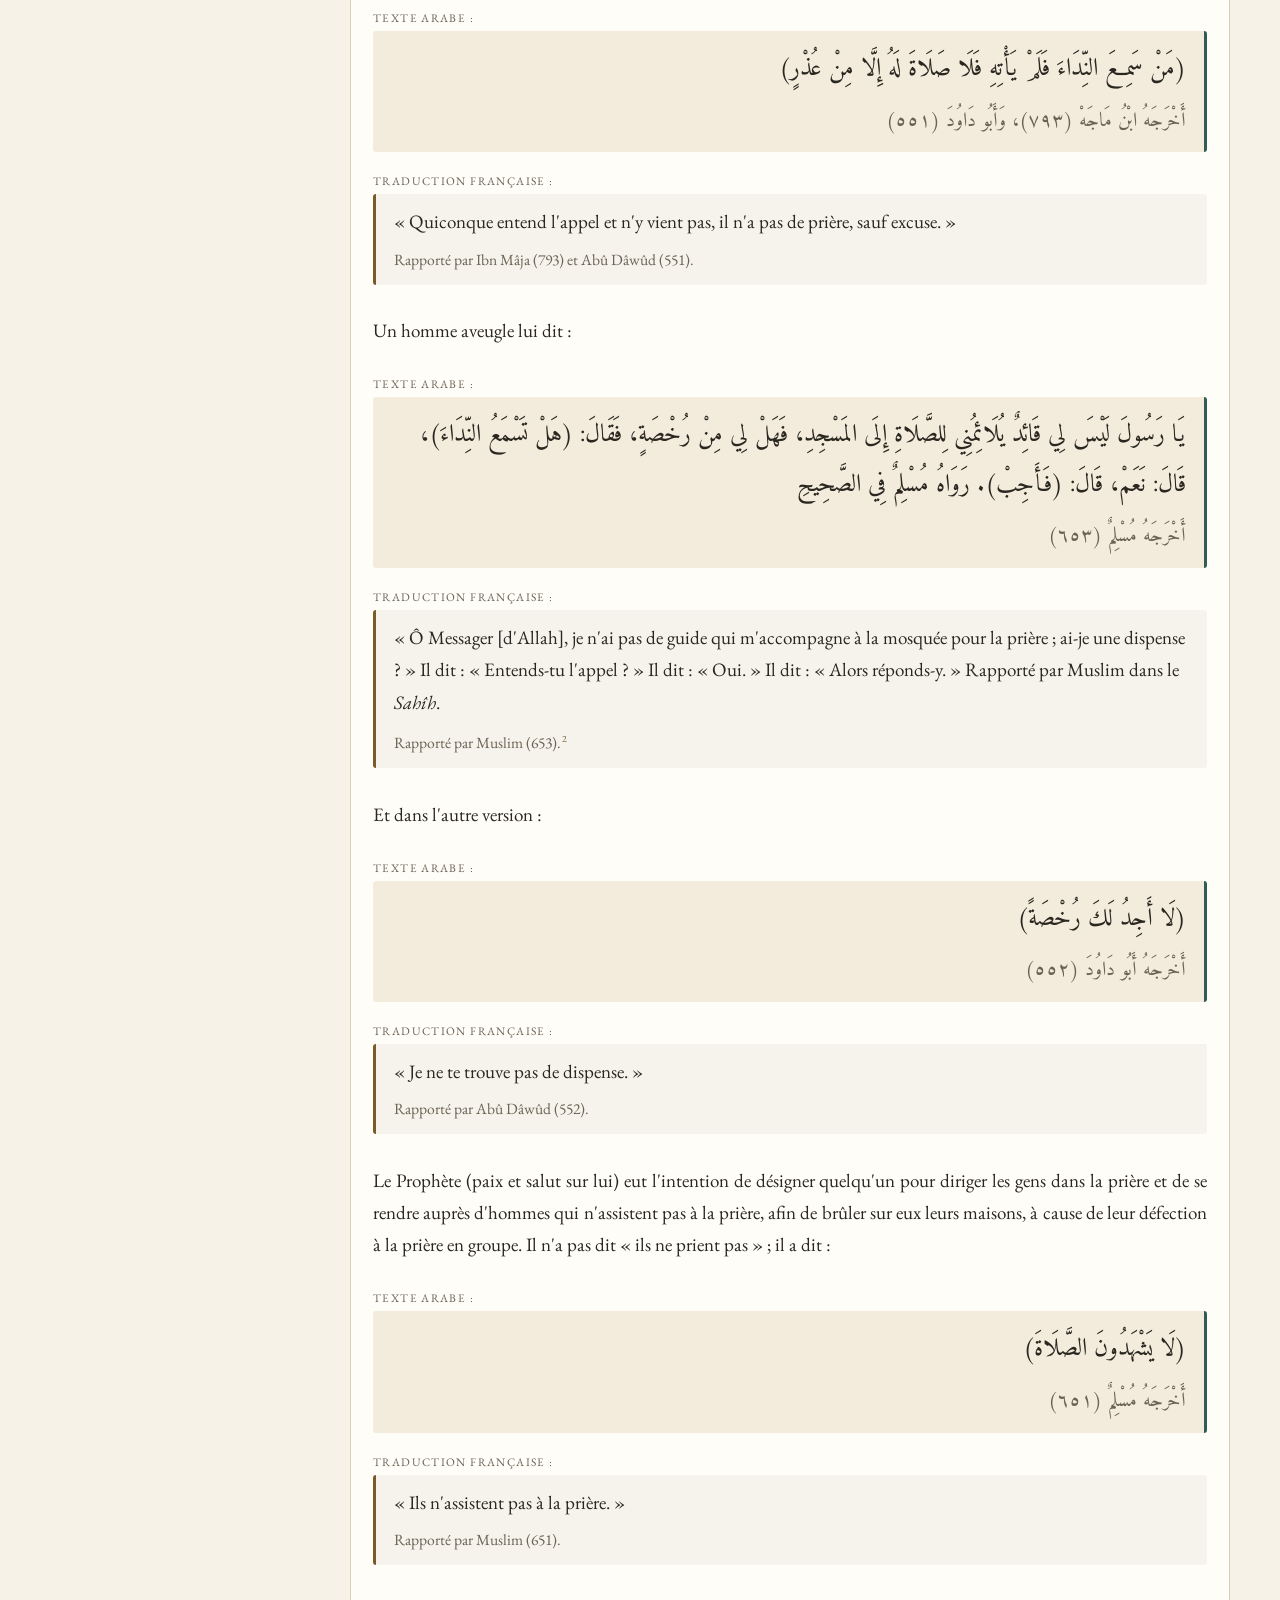
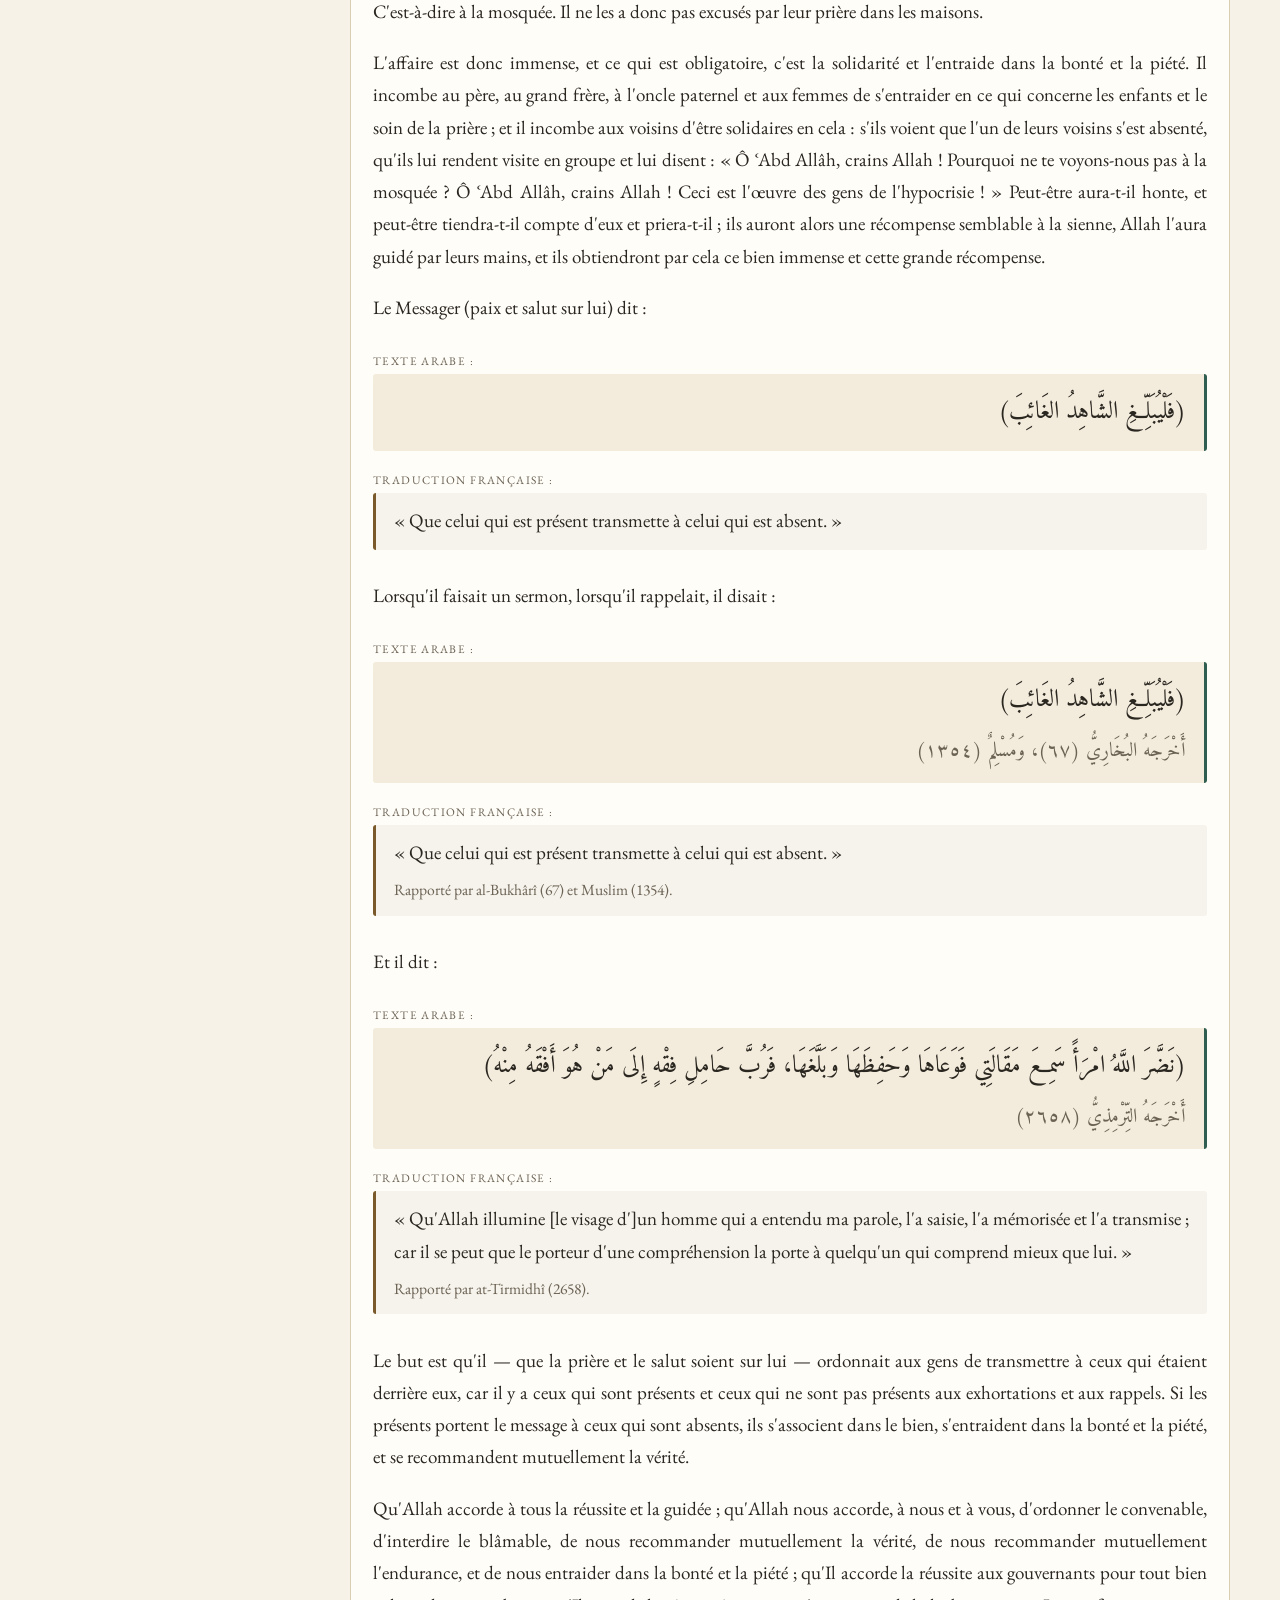
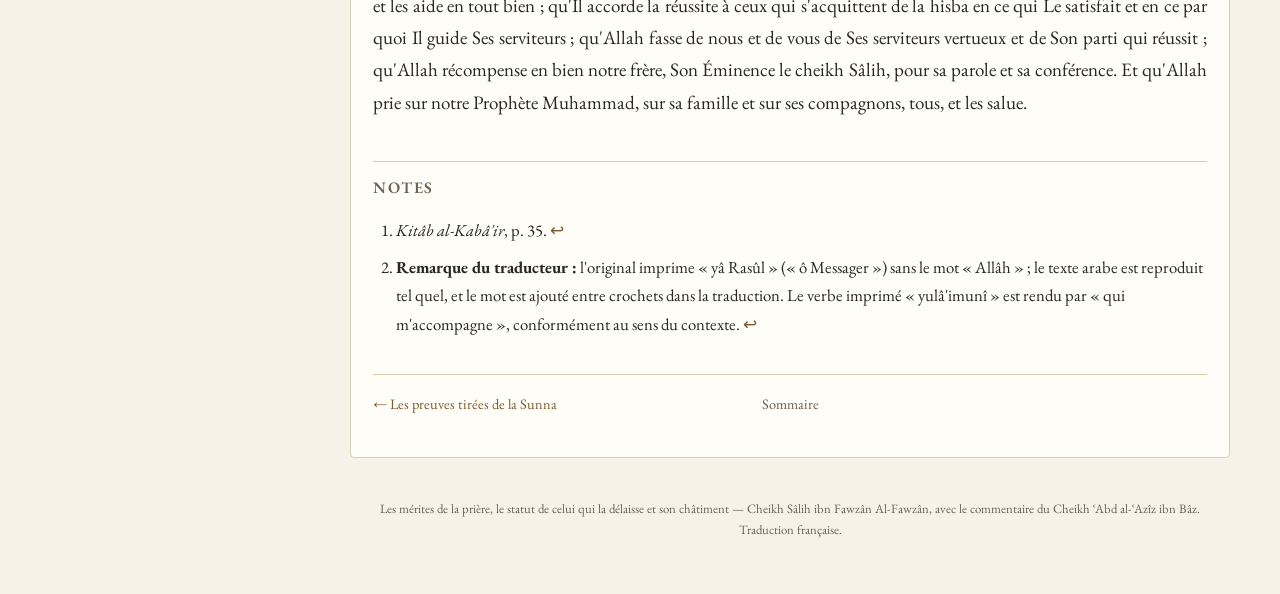
<file: 07-commentaire-ibn-baz.html>
<!DOCTYPE html>
<html lang="fr">
<head>
<meta charset="utf-8">
<meta name="viewport" content="width=device-width, initial-scale=1">
<title>Commentaire de Son Éminence l&#x27;imam ʿAbd al-ʿAzîz ibn Bâz — Fadâ'il as-Salât</title>
<link rel="preconnect" href="https://fonts.googleapis.com">
<link rel="preconnect" href="https://fonts.gstatic.com" crossorigin>
<link href="https://fonts.googleapis.com/css2?family=Amiri:ital,wght@0,400;0,700;1,400&family=EB+Garamond:ital,wght@0,400;0,600;1,400&display=swap" rel="stylesheet">
<link rel="stylesheet" href="style.css">
</head>
<body>
<div id="progression" aria-hidden="true"></div>
<header class="bandeau">
  <button type="button" id="ouvrir-lat" class="ouvrir-lat" aria-label="Ouvrir le sommaire" aria-controls="lateral">☰</button>
  <a class="marque" href="index.html"><span class="marque-ar" lang="ar" dir="rtl">فَضَائِلُ الصَّلَاةِ</span><span class="marque-fr">Les mérites de la prière</span></a>
  <div class="outils">
    <button type="button" id="moins" title="Réduire le texte" aria-label="Réduire le texte">A−</button>
    <button type="button" id="plus" title="Agrandir le texte" aria-label="Agrandir le texte">A+</button>
    <button type="button" id="theme" title="Changer de thème" aria-label="Changer de thème">◐</button>
  </div>
</header>
<div class="mise-en-page">
<aside class="lateral" id="lateral" aria-label="Sommaire">
  <div class="lat-tete"><p class="lat-livre">Sommaire</p><button type="button" id="fermer-lat" class="fermer-lat" aria-label="Fermer le sommaire">✕</button></div>
  <nav><ol class="lat-liste"><li class="" data-page="index.html"><a href="index.html"><span class="lat-titre">Introduction</span><span class="lu" aria-hidden="true">✓</span></a></li><li class="" data-page="01-presentation.html"><a href="01-presentation.html"><span class="lat-num">Chapitre 1</span><span class="lat-titre">Présentation</span><span class="lu" aria-hidden="true">✓</span></a></li><li class="" data-page="02-preambule.html"><a href="02-preambule.html"><span class="lat-num">Chapitre 2</span><span class="lat-titre">Préambule</span><span class="lu" aria-hidden="true">✓</span></a></li><li class="" data-page="03-rang-de-la-priere.html"><a href="03-rang-de-la-priere.html"><span class="lat-num">Chapitre 3</span><span class="lat-titre">Le rang de la prière en islam</span><span class="lu" aria-hidden="true">✓</span></a></li><li class="" data-page="04-merites-de-la-priere.html"><a href="04-merites-de-la-priere.html"><span class="lat-num">Chapitre 4</span><span class="lat-titre">Les mérites de la prière</span><span class="lu" aria-hidden="true">✓</span></a></li><li class="" data-page="05-statut-de-celui-qui-delaisse.html"><a href="05-statut-de-celui-qui-delaisse.html"><span class="lat-num">Chapitre 5</span><span class="lat-titre">Le statut de celui qui délaisse la prière — Les preuves du Livre</span><span class="lu" aria-hidden="true">✓</span></a></li><li class="" data-page="06-preuves-de-la-sunna.html"><a href="06-preuves-de-la-sunna.html"><span class="lat-num">Chapitre 6</span><span class="lat-titre">Les preuves tirées de la Sunna</span><span class="lu" aria-hidden="true">✓</span></a></li><li class="actif" data-page="07-commentaire-ibn-baz.html"><a href="07-commentaire-ibn-baz.html" aria-current="page"><span class="lat-num">Chapitre 7</span><span class="lat-titre">Commentaire de Son Éminence l'imam ʿAbd al-ʿAzîz ibn Bâz</span><span class="lu" aria-hidden="true">✓</span></a><ol class="sous"><li><a href="#notes">Notes</a></li></ol></li></ol></nav>
  <div class="lat-pied">
    <div class="lat-prog"><div class="lat-prog-barre" id="lat-prog-barre"></div></div>
    <p id="lat-prog-texte" class="lat-prog-texte">Aucun chapitre lu</p>
    <button type="button" id="reinit" class="reinit">Réinitialiser la progression</button>
  </div>
</aside>
<div class="voile" id="voile" hidden></div>
<div class="colonne">
<main class="page" data-page="07-commentaire-ibn-baz.html">
<article>
<p class="surtitre">Chapitre 7</p>
<h1>Commentaire de Son Éminence l'imam ʿAbd al-ʿAzîz ibn Bâz</h1>
<p class="titre-ar" lang="ar" dir="rtl">تَعْلِيقُ سَمَاحَةِ الإِمَامِ عَبْدِ العَزِيزِ بْنِ بَازٍ</p>
<div class="filet"></div>
<p>Au nom d'Allah. Louange à Allah, et qu'Allah prie sur le Messager d'Allah, sur sa famille, sur ses compagnons et sur ceux qui suivent sa guidée, et les salue. Cela dit :</p>
<p>Nous avons tous entendu cette précieuse conférence dont nous a gratifiés Son Éminence le Docteur Sâlih ibn Fawzân Al-Fawzân, sur le sujet de la défection à l'égard de la prière, l'exposé de sa grandeur et le statut de celui qui s'en abstient, soit en la niant, soit par négligence. Il a rendu au sujet son dû, il a excellé et il a été profitable — qu'Allah le récompense en bien, qu'Il multiplie sa rétribution, et qu'Il nous accroisse, lui et nous, en science, en guidée et en réussite.</p>
<p>Il n'y a pas de doute que le sujet est immense et mérite qu'on lui accorde du soin. Ce qui incombe aux musulmans, c'est de se recommander mutuellement de prendre soin de la prière et de la préserver, et de s'entraider à cela ; car le malheur est grand aujourd'hui, avec la défection de beaucoup de gens envers la prière — soit envers l'ensemble des cinq prières, soit envers certaines d'entre elles —, et la défection de beaucoup, également, quant à son accomplissement en groupe. C'est là une immense épreuve, un grand mal et un phénomène néfaste dont on craint qu'il n'entraîne un châtiment général. Et il n'y a de force ni de puissance qu'en Allah.</p>
<p>Les gens sont dans le bien tant qu'ils s'entraident dans la bonté et la piété, se recommandent mutuellement la vérité, sont sincères en cela et endurent. Mais s'ils se montrent paresseux et négligents face à la survenue des choses blâmables — et surtout du blâmable qui aboutit à la mécréance —, l'affaire devient grave et dangereuse pour tous. Vous avez entendu dans la conférence ce qui guérit et suffit pour exposer le statut de celui qui délaisse la prière et exposer sa grandeur : qu'elle est le deuxième pilier de l'islam, qu'elle est le pilier central de l'islam, et que quiconque la délaisse a perdu sa religion. Allah — Majestueux et Très-Haut — en a fait abondamment mention dans Son noble Livre, en de nombreux endroits : tantôt en exhortant à la préserver, tantôt en ordonnant de l'accomplir, tantôt en menaçant celui qui s'en abstient, et tantôt en faisant un immense éloge de celui qui la préserve et en lui promettant le Paradis, l'honneur et le Firdaws le plus élevé.</p>
<p>De même, le Messager — que la prière et le salut soient sur lui —, dans sa Sunna authentique, a exposé le statut de cette immense adoration et a clarifié la mécréance de celui qui la délaisse et s'en abstient. Vous avez entendu, parmi les versets et les hadiths, ce qui guérit le cœur sain qui désire le bien, et qui expose l'immense danger pour celui qui la néglige et la prend à la légère : Sa parole — le Très-Haut :</p>
<div class="citation">
<p class="etiquette">Texte arabe :</p>
<blockquote class="bloc-ar" dir="rtl" lang="ar"><p>﴿مَا سَلَكَكُمْ فِي سَقَرَ﴾ <span class="ref-ar">[المدثر: ٤٢]</span></p></blockquote>

<p class="etiquette">Traduction française :</p>
<blockquote class="bloc-fr" lang="fr"><p>« Qu'est-ce qui vous a conduits à Saqar ? » <span class="ref-fr">[Al-Muddaththir : 42]</span></p></blockquote>
</div>

<p>— la question posée aux gens du Feu —, et ils répondent à cette question :</p>
<div class="citation">
<p class="etiquette">Texte arabe :</p>
<blockquote class="bloc-ar" dir="rtl" lang="ar"><p>﴿قَالُوا لَمْ نَكُ مِنَ الْمُصَلِّينَ﴾</p></blockquote>

<p class="etiquette">Traduction française :</p>
<blockquote class="bloc-fr" lang="fr"><p>« Ils diront : “Nous n'étions pas de ceux qui priaient.” » <span class="ref-fr">[Al-Muddaththir : 43]</span></p></blockquote>
</div>

<p>Ils ont dit : « Nous n'étions pas de ceux qui priaient » ; ils ont commencé par la prière. Les causes de leur entrée dans le Feu sont multiples, et parmi elles le fait qu'ils n'étaient pas de ceux qui priaient. De même, le Prophète (paix et salut sur lui) a dit dans le hadith authentique :</p>
<div class="citation">
<p class="etiquette">Texte arabe :</p>
<blockquote class="bloc-ar bloc-hadith" dir="rtl" lang="ar"><p>(بَيْنَ الرَّجُلِ وَبَيْنَ الكُفْرِ وَالشِّرْكِ تَرْكُ الصَّلَاةِ)</p><span class="source-ar">أَخْرَجَهُ مُسْلِمٌ (٨٢)</span></blockquote>

<p class="etiquette">Traduction française :</p>
<blockquote class="bloc-fr bloc-hadith" lang="fr"><p>« Entre l'homme et entre la mécréance et le polythéisme, il y a le délaissement de la prière. »</p><span class="source-fr">Rapporté par Muslim (82).</span></blockquote>
</div>

<p>C'est pourquoi ʿAbd Allâh ibn Chaqîq al-ʿUqaylî a rapporté le consensus des Compagnons sur la mécréance de celui qui délaisse la prière — nous demandons à Allah la préservation. Les Compagnons ne considéraient pas que le délaissement d'aucune chose fût mécréance — c'est-à-dire mécréance majeure — en dehors de la prière, en raison de la grandeur de son statut. Et de même sa parole (paix et salut sur lui) :</p>
<div class="citation">
<p class="etiquette">Texte arabe :</p>
<blockquote class="bloc-ar bloc-hadith" dir="rtl" lang="ar"><p>(العَهْدُ الَّذِي بَيْنَنَا وَبَيْنَهُمُ الصَّلَاةُ فَمَنْ تَرَكَهَا فَقَدْ كَفَرَ)</p><span class="source-ar">أَخْرَجَهُ التِّرْمِذِيُّ (٢٦٢١)، وَابْنُ مَاجَهْ (١٠٧٩)، وَالإِمَامُ أَحْمَدُ (٢٢٩٣٧)</span></blockquote>

<p class="etiquette">Traduction française :</p>
<blockquote class="bloc-fr bloc-hadith" lang="fr"><p>« Le pacte qui est entre nous et eux est la prière ; quiconque la délaisse a certes mécru. »</p><span class="source-fr">Rapporté par at-Tirmidhî (2621), Ibn Mâja (1079) et l'imam Ahmad (22937).</span></blockquote>
</div>

<p>Et sa parole (paix et salut sur lui), lorsqu'il mentionna un jour la prière :</p>
<div class="citation">
<p class="etiquette">Texte arabe :</p>
<blockquote class="bloc-ar bloc-hadith" dir="rtl" lang="ar"><p>(مَنْ حَافَظَ عَلَيْهَا كَانَتْ لَهُ نُورًا وَبُرْهَانًا وَنَجَاةً يَوْمَ القِيَامَةِ وَمَنْ لَمْ يُحَافِظْ عَلَيْهَا لَمْ يَكُنْ لَهُ نُورًا وَلَا بُرْهَانًا وَلَا نَجَاةً يَوْمَ القِيَامَةِ وَكَانَ يَوْمَ القِيَامَةِ مَعَ قَارُونَ وَفِرْعَوْنَ وَهَامَانَ وَأُبَيِّ بْنِ خَلَفٍ)</p><span class="source-ar">أَخْرَجَهُ الإِمَامُ أَحْمَدُ (٦٥٧٦)، وَالدَّارِمِيُّ (٢٧٢٣)</span></blockquote>

<p class="etiquette">Traduction française :</p>
<blockquote class="bloc-fr bloc-hadith" lang="fr"><p>« Quiconque la préserve, elle sera pour lui une lumière, une preuve et un salut au Jour de la Résurrection ; et quiconque ne la préserve pas n'aura ni lumière, ni preuve, ni salut au Jour de la Résurrection, et il sera, au Jour de la Résurrection, avec Qârûn, Pharaon, Hâmân et Ubayy ibn Khalaf. »</p><span class="source-fr">Rapporté par l'imam Ahmad (6576) et ad-Dârimî (2723).</span></blockquote>
</div>

<p>C'est là l'une des indications les plus claires de sa mécréance — nous demandons à Allah la préservation. Il n'a pas dit « [quiconque] nie son obligation » ; il a dit au contraire :</p>
<div class="citation">
<p class="etiquette">Texte arabe :</p>
<blockquote class="bloc-ar bloc-hadith" dir="rtl" lang="ar"><p>(مَنْ لَمْ يُحَافِظْ)</p></blockquote>

<p class="etiquette">Traduction française :</p>
<blockquote class="bloc-fr bloc-hadith" lang="fr"><p>« Quiconque ne la préserve pas. »</p></blockquote>
</div>

<p>S'il est rassemblé au Jour de la Résurrection avec ces êtres immondes, figures de proue et chefs de la mécréance — Pharaon, Hâmân, Qârûn et Ubayy ibn Khalaf —, et c'est un hadith authentique, cela indique, comme l'a dit adh-Dhahabî<sup class="appel"><a href="#n1" id="a1">1</a></sup> — qu'Allah lui fasse miséricorde —, que celui que la présidence a occupé de la prière ressemble à Pharaon et sera rassemblé avec lui ; que celui que la fonction et le ministère ont occupé ressemble à Hâmân, ministre de Pharaon, et sera rassemblé avec lui au Jour de la Résurrection vers le Feu ; que celui que les biens et les passions ont occupé ressemble à Qârûn, le commerçant des Banû Isrâ'îl et le riche des Banû Isrâ'îl, que ses biens ont occupé et qui s'est enorgueilli au point de refuser de suivre Moïse — que la prière et le salut soient sur lui —, jusqu'à ce qu'Allah le fît engloutir, lui et sa demeure, par la terre ; il fut ainsi parmi ceux qui périrent. Et de même, celui que ses ventes, ses achats et ses transactions ont occupé de la prière est comme Ubayy ibn Khalaf : il sera rassemblé avec lui au Jour de la Résurrection ; celui-ci était parmi les mécréants de La Mecque et fut tué le jour d'Uhud — c'est le Prophète, que la prière et le salut soient sur lui, qui le tua.</p>
<p>Et malgré ces textes immenses, nous entendons, nous voyons, et des gens innombrables nous informent de la grande paresse dans l'accomplissement de la prière, et surtout de la prière de l'aube. Combien nombreux sont ceux qui se plaignent [de voir les gens] la délaisser et ne pas l'accomplir du tout ! Lorsque l'un d'eux se lève, il part à son travail en la délaissant et en l'oubliant ; s'il reste en lui un reste de bien, il la prie après le lever du soleil et après la sortie de son heure. Beaucoup délaissent l'ensemble et ne prient que le vendredi, soit par hypocrisie, soit pour une autre raison ; et certains d'entre eux ne prient que d'un Ramadan à l'autre. Où est l'islam ? Où est la religion ? Et où est la crainte d'Allah — gloire et pureté à Lui ?</p>
<p>Quant à celui qui nie son obligation et la renie, c'est là une affaire réglée : il est mécréant, par consensus, chez tous les gens de science. Celui qui dit qu'elle n'est pas nécessaire et qu'elle n'est pas une obligation, même s'il prie avec les gens, est mécréant par consensus des musulmans. Vous avez entendu que certains gens de science ont considéré que celui qui la délaisse par négligence commet une grande mécréance, mais une mécréance en deçà de la mécréance [majeure] (kufr dûna kufr), et que son péché est plus grave que le péché du fornicateur, du voleur, du buveur de vin et d'autres semblables… mais qu'il n'est pas mécréant d'une mécréance majeure. Cela, même si un groupe de gens de science l'a dit, est un avis faible, un avis supplanté (marjûh), contraire aux preuves légales et contraire aux textes qui indiquent la mécréance de celui qui délaisse la prière — nous demandons à Allah la préservation —, et que c'est une mécréance majeure.</p>
<p>Parmi cela, ce qui est rapporté dans le hadith authentique, lorsqu'il — que la prière et le salut soient sur lui — a dit :</p>
<div class="citation">
<p class="etiquette">Texte arabe :</p>
<blockquote class="bloc-ar bloc-hadith" dir="rtl" lang="ar"><p>(إِنَّهُ يَلِي عَلَيْكُمْ أُمَرَاءُ فَتَعْرِفُونَ وَتُنْكِرُونَ)، قَالُوا: يَا رَسُولَ اللَّهِ أَفَلَا نُقَاتِلُهُمْ؟ قَالَ: (لَا، مَا أَقَامُوا فِيكُمُ الصَّلَاةَ)</p><span class="source-ar">أَخْرَجَهُ مُسْلِمٌ (١٨٥٤)</span></blockquote>

<p class="etiquette">Traduction française :</p>
<blockquote class="bloc-fr bloc-hadith" lang="fr"><p>« Il y aura au-dessus de vous des gouverneurs ; vous approuverez [certains de leurs actes] et en réprouverez [d'autres]. » Ils dirent : « Ô Messager d'Allah, ne les combattrons-nous pas ? » Il dit : « Non, tant qu'ils accomplissent parmi vous la prière. »</p><span class="source-fr">Rapporté par Muslim (1854).</span></blockquote>
</div>

<p>Et dans l'autre version :</p>
<div class="citation">
<p class="etiquette">Texte arabe :</p>
<blockquote class="bloc-ar bloc-hadith" dir="rtl" lang="ar"><p>(إِلَّا أَنْ تَرَوْا مِنْهُمْ كُفْرًا بَوَاحًا عِنْدَكُمْ فِيهِ مِنَ اللَّهِ بُرْهَانٌ)</p><span class="source-ar">أَخْرَجَهُ البُخَارِيُّ (٧٠٥٦) وَمُسْلِمٌ (١٧٠٩)</span></blockquote>

<p class="etiquette">Traduction française :</p>
<blockquote class="bloc-fr bloc-hadith" lang="fr"><p>« Sauf si vous voyez de leur part une mécréance flagrante (kufr bawâh) au sujet de laquelle vous détenez, de la part d'Allah, une preuve. »</p><span class="source-fr">Rapporté par al-Bukhârî (7056) et Muslim (1709).</span></blockquote>
</div>

<p>Il a donc fait du délaissement de la prière une mécréance flagrante, établie par une preuve, qui rend passible de destitution le roi ou le président qui gère les affaires des musulmans à cause de cela, et qui rend légitime de sortir contre lui. Il a dit : « Non, ne sortez pas [contre eux] par les armes tant qu'ils accomplissent parmi vous la prière » ; et l'autre version :</p>
<div class="citation">
<p class="etiquette">Texte arabe :</p>
<blockquote class="bloc-ar bloc-hadith" dir="rtl" lang="ar"><p>(إِلَّا أَنْ تَرَوْا كُفْرًا بَوَاحًا عِنْدَكُمْ مِنَ اللَّهِ فِيهِ بُرْهَانٌ)</p></blockquote>

<p class="etiquette">Traduction française :</p>
<blockquote class="bloc-fr bloc-hadith" lang="fr"><p>« Sauf si vous voyez une mécréance flagrante au sujet de laquelle vous détenez, de la part d'Allah, une preuve. »</p></blockquote>
</div>

<p>Il a donc fait du délaissement de la prière une part de la mécréance flagrante établie par une preuve, qui permet à la communauté de sortir contre son dirigeant pour mettre fin à son autorité, à cause de son délaissement de la prière et de son indifférence à son égard.</p>
<p>En définitive et en conclusion, ce qui nous incombe à tous est de nous entraider dans cette affaire, de nous recommander mutuellement de préserver la prière en groupe et d'en prendre soin à ses heures, et de ne pas prier à la maison, mais de prier avec les gens. Beaucoup de maisons, voisines des mosquées, ne connaissent pas les mosquées ! Comment l'islam serait-il [présent] ? Comment la foi serait-elle [présente] ?</p>
<p>Ibn Masʿûd — qu'Allah l'agrée — dit :</p>
<div class="citation">
<p class="etiquette">Texte arabe :</p>
<blockquote class="bloc-ar bloc-hadith" dir="rtl" lang="ar"><p>«لَقَدْ رَأَيْتُنَا وَمَا يَتَخَلَّفُ عَنْهَا إِلَّا مُنَافِقٌ مَعْلُومُ النِّفَاقِ»</p><span class="source-ar">أَخْرَجَهُ مُسْلِمٌ (٦٥٤)</span></blockquote>

<p class="etiquette">Traduction française :</p>
<blockquote class="bloc-fr bloc-hadith" lang="fr"><p>« Nous avons vu qu'aucun ne s'en absentait, sinon un hypocrite à l'hypocrisie notoire. »</p><span class="source-fr">Rapporté par Muslim (654).</span></blockquote>
</div>

<p>C'est-à-dire de la prière en groupe. Et il (paix et salut sur lui) dit :</p>
<div class="citation">
<p class="etiquette">Texte arabe :</p>
<blockquote class="bloc-ar bloc-hadith" dir="rtl" lang="ar"><p>(مَنْ سَمِعَ النِّدَاءَ فَلَمْ يَأْتِهِ فَلَا صَلَاةَ لَهُ إِلَّا مِنْ عُذْرٍ)</p><span class="source-ar">أَخْرَجَهُ ابْنُ مَاجَهْ (٧٩٣)، وَأَبُو دَاوُدَ (٥٥١)</span></blockquote>

<p class="etiquette">Traduction française :</p>
<blockquote class="bloc-fr bloc-hadith" lang="fr"><p>« Quiconque entend l'appel et n'y vient pas, il n'a pas de prière, sauf excuse. »</p><span class="source-fr">Rapporté par Ibn Mâja (793) et Abû Dâwûd (551).</span></blockquote>
</div>

<p>Un homme aveugle lui dit :</p>
<div class="citation">
<p class="etiquette">Texte arabe :</p>
<blockquote class="bloc-ar bloc-hadith" dir="rtl" lang="ar"><p>يَا رَسُولَ لَيْسَ لِي قَائِدٌ يُلَائِمُنِي لِلصَّلَاةِ إِلَى المَسْجِدِ، فَهَلْ لِي مِنْ رُخْصَةٍ، فَقَالَ: (هَلْ تَسْمَعُ النِّدَاءَ)، قَالَ: نَعَمْ، قَالَ: (فَأَجِبْ). رَوَاهُ مُسْلِمٌ فِي الصَّحِيحِ</p><span class="source-ar">أَخْرَجَهُ مُسْلِمٌ (٦٥٣)</span></blockquote>

<p class="etiquette">Traduction française :</p>
<blockquote class="bloc-fr bloc-hadith" lang="fr"><p>« Ô Messager [d'Allah], je n'ai pas de guide qui m'accompagne à la mosquée pour la prière ; ai-je une dispense ? » Il dit : « Entends-tu l'appel ? » Il dit : « Oui. » Il dit : « Alors réponds-y. » Rapporté par Muslim dans le <i>Sahîh</i>.</p><span class="source-fr">Rapporté par Muslim (653).<sup class="appel"><a href="#n2" id="a2">2</a></sup></span></blockquote>
</div>

<p>Et dans l'autre version :</p>
<div class="citation">
<p class="etiquette">Texte arabe :</p>
<blockquote class="bloc-ar bloc-hadith" dir="rtl" lang="ar"><p>(لَا أَجِدُ لَكَ رُخْصَةً)</p><span class="source-ar">أَخْرَجَهُ أَبُو دَاوُدَ (٥٥٢)</span></blockquote>

<p class="etiquette">Traduction française :</p>
<blockquote class="bloc-fr bloc-hadith" lang="fr"><p>« Je ne te trouve pas de dispense. »</p><span class="source-fr">Rapporté par Abû Dâwûd (552).</span></blockquote>
</div>

<p>Le Prophète (paix et salut sur lui) eut l'intention de désigner quelqu'un pour diriger les gens dans la prière et de se rendre auprès d'hommes qui n'assistent pas à la prière, afin de brûler sur eux leurs maisons, à cause de leur défection à la prière en groupe. Il n'a pas dit « ils ne prient pas » ; il a dit :</p>
<div class="citation">
<p class="etiquette">Texte arabe :</p>
<blockquote class="bloc-ar bloc-hadith" dir="rtl" lang="ar"><p>(لَا يَشْهَدُونَ الصَّلَاةَ)</p><span class="source-ar">أَخْرَجَهُ مُسْلِمٌ (٦٥١)</span></blockquote>

<p class="etiquette">Traduction française :</p>
<blockquote class="bloc-fr bloc-hadith" lang="fr"><p>« Ils n'assistent pas à la prière. »</p><span class="source-fr">Rapporté par Muslim (651).</span></blockquote>
</div>

<p>C'est-à-dire à la mosquée. Il ne les a donc pas excusés par leur prière dans les maisons.</p>
<p>L'affaire est donc immense, et ce qui est obligatoire, c'est la solidarité et l'entraide dans la bonté et la piété. Il incombe au père, au grand frère, à l'oncle paternel et aux femmes de s'entraider en ce qui concerne les enfants et le soin de la prière ; et il incombe aux voisins d'être solidaires en cela : s'ils voient que l'un de leurs voisins s'est absenté, qu'ils lui rendent visite en groupe et lui disent : « Ô ʿAbd Allâh, crains Allah ! Pourquoi ne te voyons-nous pas à la mosquée ? Ô ʿAbd Allâh, crains Allah ! Ceci est l'œuvre des gens de l'hypocrisie ! » Peut-être aura-t-il honte, et peut-être tiendra-t-il compte d'eux et priera-t-il ; ils auront alors une récompense semblable à la sienne, Allah l'aura guidé par leurs mains, et ils obtiendront par cela ce bien immense et cette grande récompense.</p>
<p>Le Messager (paix et salut sur lui) dit :</p>
<div class="citation">
<p class="etiquette">Texte arabe :</p>
<blockquote class="bloc-ar bloc-hadith" dir="rtl" lang="ar"><p>(فَلْيُبَلِّغِ الشَّاهِدُ الغَائِبَ)</p></blockquote>

<p class="etiquette">Traduction française :</p>
<blockquote class="bloc-fr bloc-hadith" lang="fr"><p>« Que celui qui est présent transmette à celui qui est absent. »</p></blockquote>
</div>

<p>Lorsqu'il faisait un sermon, lorsqu'il rappelait, il disait :</p>
<div class="citation">
<p class="etiquette">Texte arabe :</p>
<blockquote class="bloc-ar bloc-hadith" dir="rtl" lang="ar"><p>(فَلْيُبَلِّغِ الشَّاهِدُ الغَائِبَ)</p><span class="source-ar">أَخْرَجَهُ البُخَارِيُّ (٦٧)، وَمُسْلِمٌ (١٣٥٤)</span></blockquote>

<p class="etiquette">Traduction française :</p>
<blockquote class="bloc-fr bloc-hadith" lang="fr"><p>« Que celui qui est présent transmette à celui qui est absent. »</p><span class="source-fr">Rapporté par al-Bukhârî (67) et Muslim (1354).</span></blockquote>
</div>

<p>Et il dit :</p>
<div class="citation">
<p class="etiquette">Texte arabe :</p>
<blockquote class="bloc-ar bloc-hadith" dir="rtl" lang="ar"><p>(نَضَّرَ اللَّهُ امْرَأً سَمِعَ مَقَالَتِي فَوَعَاهَا وَحَفِظَهَا وَبَلَّغَهَا، فَرُبَّ حَامِلِ فِقْهٍ إِلَى مَنْ هُوَ أَفْقَهُ مِنْهُ)</p><span class="source-ar">أَخْرَجَهُ التِّرْمِذِيُّ (٢٦٥٨)</span></blockquote>

<p class="etiquette">Traduction française :</p>
<blockquote class="bloc-fr bloc-hadith" lang="fr"><p>« Qu'Allah illumine [le visage d']un homme qui a entendu ma parole, l'a saisie, l'a mémorisée et l'a transmise ; car il se peut que le porteur d'une compréhension la porte à quelqu'un qui comprend mieux que lui. »</p><span class="source-fr">Rapporté par at-Tirmidhî (2658).</span></blockquote>
</div>

<p>Le but est qu'il — que la prière et le salut soient sur lui — ordonnait aux gens de transmettre à ceux qui étaient derrière eux, car il y a ceux qui sont présents et ceux qui ne sont pas présents aux exhortations et aux rappels. Si les présents portent le message à ceux qui sont absents, ils s'associent dans le bien, s'entraident dans la bonté et la piété, et se recommandent mutuellement la vérité.</p>
<p>Qu'Allah accorde à tous la réussite et la guidée ; qu'Allah nous accorde, à nous et à vous, d'ordonner le convenable, d'interdire le blâmable, de nous recommander mutuellement la vérité, de nous recommander mutuellement l'endurance, et de nous entraider dans la bonté et la piété ; qu'Il accorde la réussite aux gouvernants pour tout bien et les aide en tout bien ; qu'Il accorde la réussite à ceux qui s'acquittent de la hisba en ce qui Le satisfait et en ce par quoi Il guide Ses serviteurs ; qu'Allah fasse de nous et de vous de Ses serviteurs vertueux et de Son parti qui réussit ; qu'Allah récompense en bien notre frère, Son Éminence le cheikh Sâlih, pour sa parole et sa conférence. Et qu'Allah prie sur notre Prophète Muhammad, sur sa famille et sur ses compagnons, tous, et les salue.</p>
<section class="notes" id="notes"><h2>Notes</h2>
<ol>
<li id="n1"><i>Kitâb al-Kabâ'ir</i>, p. 35. <a class="retour" href="#a1" aria-label="Revenir au texte">↩</a></li>
<li id="n2"><b>Remarque du traducteur :</b> l'original imprime « yâ Rasûl » (« ô Messager ») sans le mot « Allâh » ; le texte arabe est reproduit tel quel, et le mot est ajouté entre crochets dans la traduction. Le verbe imprimé « yulâ'imunî » est rendu par « qui m'accompagne », conformément au sens du contexte. <a class="retour" href="#a2" aria-label="Revenir au texte">↩</a></li>
</ol></section>
</article>
<nav class="pagination">
<a class="prec" href="06-preuves-de-la-sunna.html">← Les preuves tirées de la Sunna</a>
<a class="sommaire-lien" href="index.html#sommaire">Sommaire</a>
<span></span>
</nav>
</main>
<footer class="pied">
  <p>Les mérites de la prière, le statut de celui qui la délaisse et son châtiment — Cheikh Sâlih ibn Fawzân Al-Fawzân, avec le commentaire du Cheikh ʿAbd al-ʿAzîz ibn Bâz.<br>Traduction française.</p>
</footer>
</div>
</div>
<button type="button" id="haut" aria-label="Revenir en haut">↑</button>
<script src="script.js"></script>
</body>
</html>
</file>
<file: style.css>
:root {
  --fond: #f7f2e7;
  --papier: #fffdf8;
  --encre: #2a2620;
  --doux: #6b6254;
  --accent: #7a5a2b;
  --vert: #2f5d50;
  --filet: #d9cdb4;
  --bloc-ar: #f3ecdc;
  --bloc-fr: #f6f3ec;
  --taille: 19px;
}
:root[data-theme="sombre"] {
  --fond: #161512;
  --papier: #1f1d19;
  --encre: #e9e3d6;
  --doux: #a69d8c;
  --accent: #d2ad6d;
  --vert: #8fc1b0;
  --filet: #3a362e;
  --bloc-ar: #26231d;
  --bloc-fr: #23211c;
}
@media (prefers-color-scheme: dark) {
  :root:not([data-theme="clair"]) {
    --fond: #161512; --papier: #1f1d19; --encre: #e9e3d6; --doux: #a69d8c;
    --accent: #d2ad6d; --vert: #8fc1b0; --filet: #3a362e; --bloc-ar: #26231d; --bloc-fr: #23211c;
  }
}

* { box-sizing: border-box; }
html { scroll-behavior: smooth; }
body {
  margin: 0;
  background: var(--fond);
  color: var(--encre);
  font-family: "EB Garamond", Georgia, "Times New Roman", serif;
  font-size: var(--taille);
  line-height: 1.7;
  -webkit-text-size-adjust: 100%;
}

#progression { position: fixed; top: 0; left: 0; height: 3px; width: 0; background: var(--accent); z-index: 30; }

.bandeau {
  position: sticky; top: 0; z-index: 20;
  display: flex; align-items: center; justify-content: space-between; gap: 12px;
  padding: 10px 16px;
  background: color-mix(in srgb, var(--fond) 92%, transparent);
  backdrop-filter: blur(6px);
  border-bottom: 1px solid var(--filet);
}
.marque { display: flex; flex-direction: column; text-decoration: none; color: var(--encre); line-height: 1.2; }
.marque-ar { font-family: "Amiri", serif; font-size: 1.15rem; color: var(--accent); }
.marque-fr { font-size: .8rem; color: var(--doux); letter-spacing: .04em; }
.outils { display: flex; gap: 6px; }
.outils button, #haut {
  font: inherit; font-size: .85rem; cursor: pointer;
  background: var(--papier); color: var(--encre);
  border: 1px solid var(--filet); border-radius: 6px; padding: 4px 10px;
}
.outils button:hover, #haut:hover { border-color: var(--accent); }

.page {
  max-width: 760px; margin: 28px auto 40px; padding: 32px 22px 40px;
  background: var(--papier); border: 1px solid var(--filet); border-radius: 4px;
}
@media (max-width: 800px) { .page { margin: 0; border: 0; border-radius: 0; padding: 24px 16px 32px; } }

h1, h2 { font-weight: 600; line-height: 1.3; }
h1 { font-size: 1.75rem; text-align: center; margin: 0 0 .2em; color: var(--accent); }
h2 { font-size: 1.3rem; margin: 1.8em 0 .6em; color: var(--vert); }
.surtitre { text-align: center; text-transform: uppercase; letter-spacing: .15em; font-size: .75rem; color: var(--doux); margin: 0 0 .4em; }
.titre-ar { font-family: "Amiri", serif; font-size: 1.6rem; text-align: center; margin: 0; color: var(--encre); }
.filet { width: 90px; height: 1px; background: var(--accent); margin: 1.2em auto 1.8em; position: relative; }
.filet::after { content: "◆"; position: absolute; left: 50%; top: 50%; transform: translate(-50%, -55%); font-size: .7rem; color: var(--accent); background: var(--papier); padding: 0 6px; }

p { margin: 0 0 1em; text-align: justify; hyphens: auto; }
q.hadith { quotes: "« " " »"; font-style: italic; color: var(--vert); }

/* Citations coraniques : deux blocs séparés */
.citation { margin: 1.4em 0 1.6em; }
.etiquette { font-size: .72rem; text-transform: uppercase; letter-spacing: .12em; color: var(--doux); margin: 0 0 .3em; text-align: left; }
.bloc-ar {
  margin: 0 0 1em; padding: 14px 18px;
  background: var(--bloc-ar); border-right: 3px solid var(--accent); border-radius: 3px;
}
.bloc-ar p {
  font-family: "Amiri", "Traditional Arabic", serif; font-size: 1.45em; line-height: 2.1;
  text-align: right; margin: 0; hyphens: none;
}
.ref-ar { font-size: .62em; color: var(--doux); white-space: nowrap; }
.bloc-fr {
  margin: 0; padding: 12px 18px;
  background: var(--bloc-fr); border-left: 3px solid var(--vert); border-radius: 3px;
}
.bloc-fr p { margin: 0; text-align: left; }
.ref-fr { font-size: .85em; color: var(--doux); white-space: nowrap; }

.signature { text-align: right; font-style: italic; color: var(--doux); }

sup.appel a { text-decoration: none; color: var(--accent); font-size: .75em; padding: 0 1px; }
.notes { margin-top: 2.5em; padding-top: 1em; border-top: 1px solid var(--filet); font-size: .88em; }
.notes h2 { font-size: 1rem; text-transform: uppercase; letter-spacing: .1em; color: var(--doux); margin-top: 0; }
.notes ol { padding-left: 1.4em; }
.notes li { margin-bottom: .5em; }
.notes li:target { background: var(--bloc-ar); }
.retour { text-decoration: none; color: var(--accent); }

/* Accueil */
.couverture { text-align: center; padding: 10px 0 20px; }
.couverture p { text-align: center; }
.serie { font-size: .8rem; letter-spacing: .1em; color: var(--doux); }
.titre-livre-ar { font-family: "Amiri", serif; font-size: 2.3rem; color: var(--accent); margin: .2em 0; }
.titre-livre-fr { font-size: 1.25rem; font-style: italic; }
.auteur { margin: 1em 0; }
.petit { font-size: .85rem; color: var(--doux); }
.toc { list-style: none; padding: 0; margin: 0; }
.toc li { border-bottom: 1px solid var(--filet); }
.toc a { display: grid; grid-template-columns: 2em 1fr auto; gap: 10px; align-items: baseline; padding: 12px 4px; text-decoration: none; color: var(--encre); }
.toc a:hover { background: var(--bloc-fr); }
.toc .num { color: var(--accent); font-weight: 600; }
.toc .t-ar { font-family: "Amiri", serif; color: var(--doux); font-size: 1.05em; }
@media (max-width: 560px) {
  .toc a { grid-template-columns: 2em 1fr; }
  .toc .t-ar { grid-column: 2; text-align: right; }
}

.pagination { display: grid; grid-template-columns: 1fr auto 1fr; gap: 10px; margin-top: 2.5em; padding-top: 1.2em; border-top: 1px solid var(--filet); font-size: .9rem; }
.pagination a { color: var(--accent); text-decoration: none; }
.pagination .suiv { text-align: right; }
.pagination .sommaire-lien { text-align: center; color: var(--doux); }

.pied { text-align: center; font-size: .8rem; color: var(--doux); padding: 0 16px 40px; }
.pied p { text-align: center; }

#haut { position: fixed; right: 16px; bottom: 16px; opacity: 0; pointer-events: none; transition: opacity .2s; }
#haut.visible { opacity: 1; pointer-events: auto; }

@media print {
  .bandeau, .pagination, #haut, #progression, .pied { display: none; }
  body { background: #fff; }
  .page { border: 0; margin: 0; max-width: none; }
}

/* Hadiths : même structure, filet distinct et source sous le texte */
.bloc-hadith.bloc-ar { border-right-color: var(--vert); }
.bloc-hadith.bloc-fr { border-left-color: var(--accent); }
.bloc-hadith.bloc-ar p { font-size: 1.3em; line-height: 2; }
.source-ar, .source-fr { display: block; margin-top: .5em; font-size: .82em; color: var(--doux); }
.source-ar { font-family: "Amiri", serif; text-align: right; font-size: 1.05em; }
.source-fr { text-align: left; font-style: normal; }

/* ---------- Sommaire latéral ---------- */
:root { --h-bandeau: 58px; --l-lateral: 300px; }
.ouvrir-lat { font: inherit; font-size: 1.1rem; cursor: pointer; background: var(--papier); color: var(--encre); border: 1px solid var(--filet); border-radius: 6px; padding: 2px 10px; margin-right: 8px; }
.bandeau { justify-content: flex-start; }
.bandeau .outils { margin-left: auto; }
.mise-en-page { display: block; }
.colonne { min-width: 0; }

.lateral {
  position: fixed; top: 0; left: 0; bottom: 0; z-index: 40;
  width: min(86vw, var(--l-lateral));
  display: flex; flex-direction: column;
  background: var(--papier); border-right: 1px solid var(--filet);
  transform: translateX(-102%); transition: transform .25s ease;
}
.lateral.ouvert { transform: none; box-shadow: 0 0 30px rgba(0,0,0,.25); }
.voile { position: fixed; inset: 0; z-index: 35; background: rgba(0,0,0,.35); }
.lat-tete { display: flex; align-items: center; justify-content: space-between; padding: 14px 16px 8px; border-bottom: 1px solid var(--filet); }
.lat-livre { margin: 0; font-size: .75rem; text-transform: uppercase; letter-spacing: .14em; color: var(--doux); }
.fermer-lat { font: inherit; cursor: pointer; background: none; border: 0; color: var(--doux); font-size: 1rem; }
.lateral nav { flex: 1; overflow-y: auto; padding: 8px 0; }
.lat-liste, .sous { list-style: none; margin: 0; padding: 0; }
.lat-liste > li > a {
  display: grid; grid-template-columns: 1fr auto; gap: 2px 8px;
  padding: 9px 16px; text-decoration: none; color: var(--encre); font-size: .9rem; line-height: 1.35;
  border-left: 3px solid transparent;
}
.lat-liste > li > a:hover { background: var(--bloc-fr); }
.lat-num { grid-column: 1; font-size: .68rem; text-transform: uppercase; letter-spacing: .1em; color: var(--doux); }
.lat-titre { grid-column: 1; }
.lu { grid-column: 2; grid-row: 1 / span 2; align-self: center; color: var(--vert); font-size: .85rem; visibility: hidden; }
li.est-lu .lu { visibility: visible; }
li.actif > a { border-left-color: var(--accent); background: var(--bloc-ar); font-weight: 600; }
.sous { padding: 4px 0 8px; }
.sous a { display: block; padding: 5px 16px 5px 30px; font-size: .82rem; color: var(--doux); text-decoration: none; line-height: 1.35; border-left: 3px solid transparent; }
.sous a:hover { color: var(--encre); }
.sous a.visible-ici { color: var(--accent); border-left-color: var(--filet); }
.lat-pied { padding: 12px 16px 16px; border-top: 1px solid var(--filet); }
.lat-prog { height: 4px; background: var(--filet); border-radius: 2px; overflow: hidden; }
.lat-prog-barre { height: 100%; width: 0; background: var(--vert); }
.lat-prog-texte { margin: 6px 0 8px; font-size: .78rem; color: var(--doux); text-align: left; }
.reinit { font: inherit; font-size: .78rem; cursor: pointer; width: 100%; padding: 6px; background: none; color: var(--doux); border: 1px solid var(--filet); border-radius: 6px; }
.reinit:hover { color: var(--encre); border-color: var(--accent); }

.reprendre { text-align: center; margin: 0 0 1.5em; }
.reprendre a { display: inline-block; padding: 8px 18px; border: 1px solid var(--accent); border-radius: 999px; color: var(--accent); text-decoration: none; font-size: .95rem; }

@media (min-width: 1100px) {
  .ouvrir-lat { display: none; }
  .mise-en-page { display: grid; grid-template-columns: var(--l-lateral) 1fr; }
  .lateral {
    position: sticky; top: var(--h-bandeau); height: calc(100vh - var(--h-bandeau));
    width: auto; transform: none; transition: none; z-index: 10; box-shadow: none;
  }
  .lateral .fermer-lat { display: none; }
  .voile { display: none !important; }
  .page { max-width: 880px; }
}
@media print { .lateral, .voile, .ouvrir-lat { display: none !important; } .mise-en-page { display: block; } }
</file>
